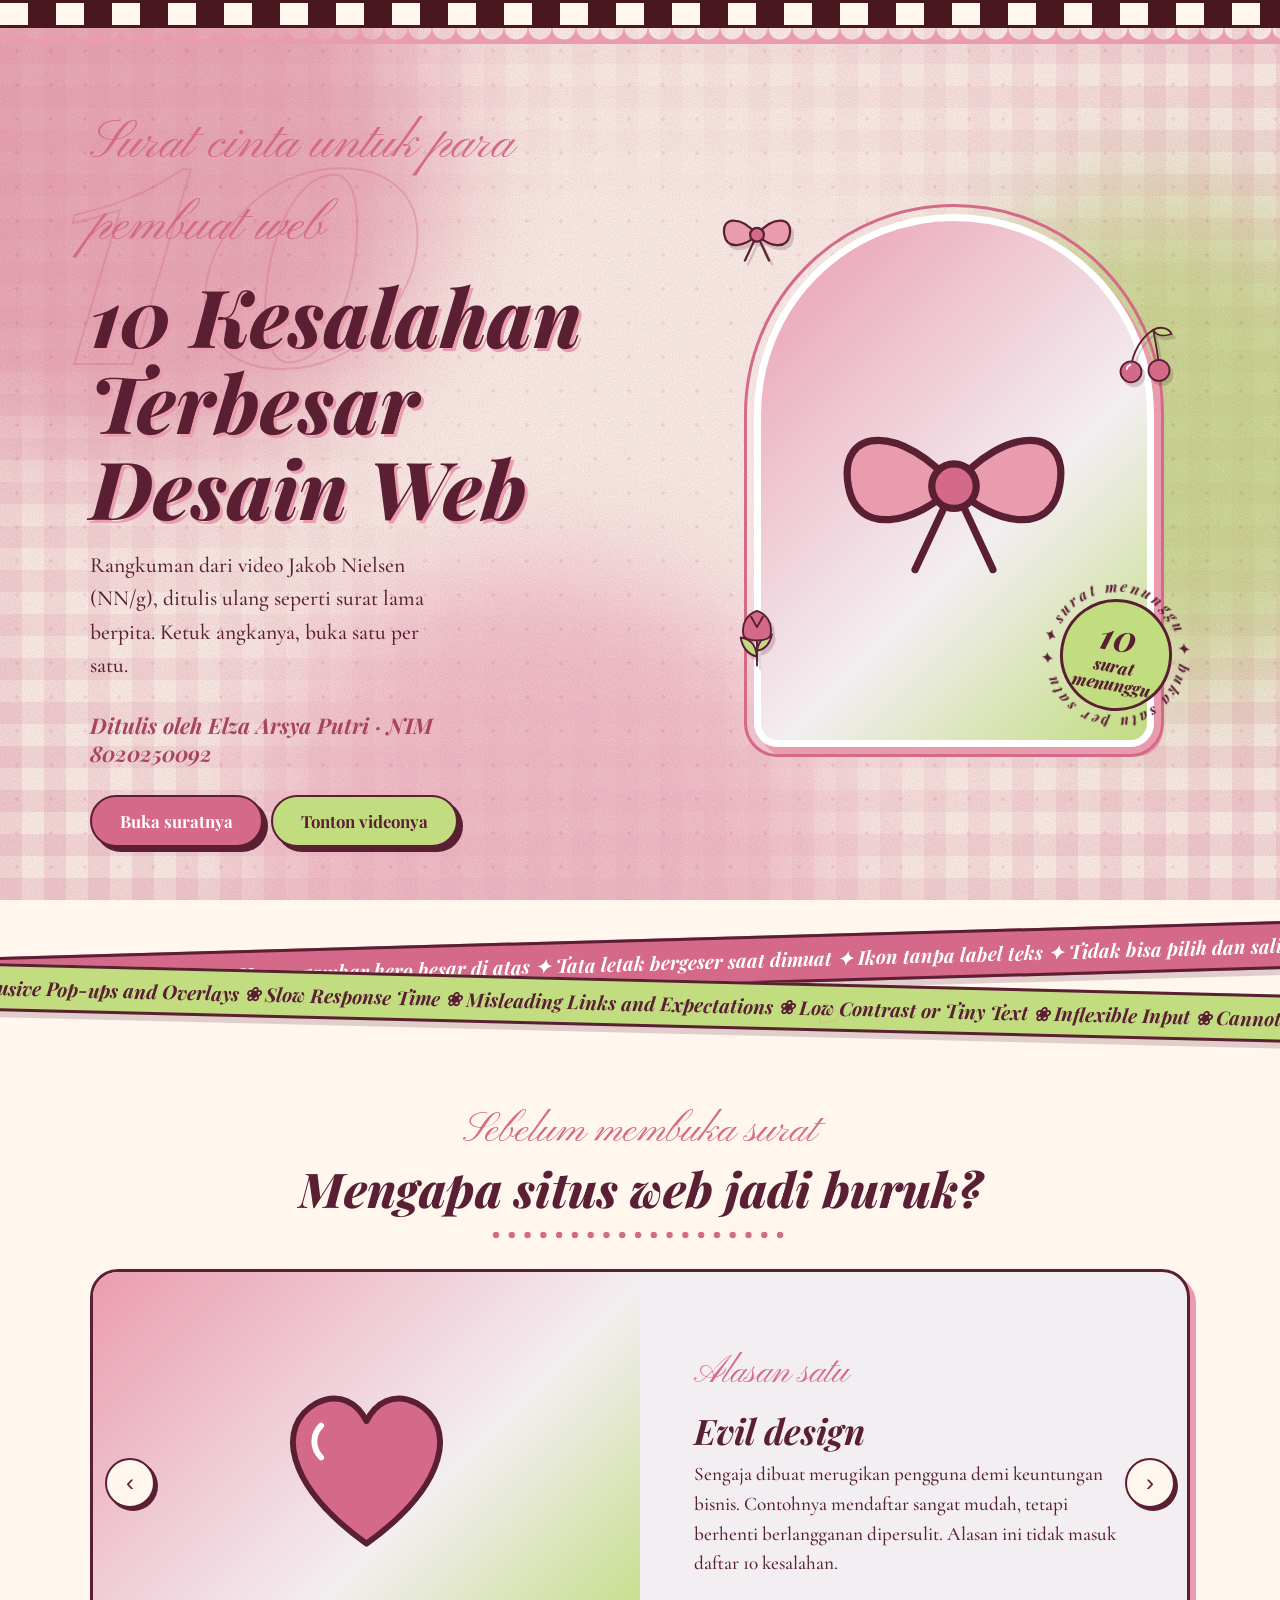
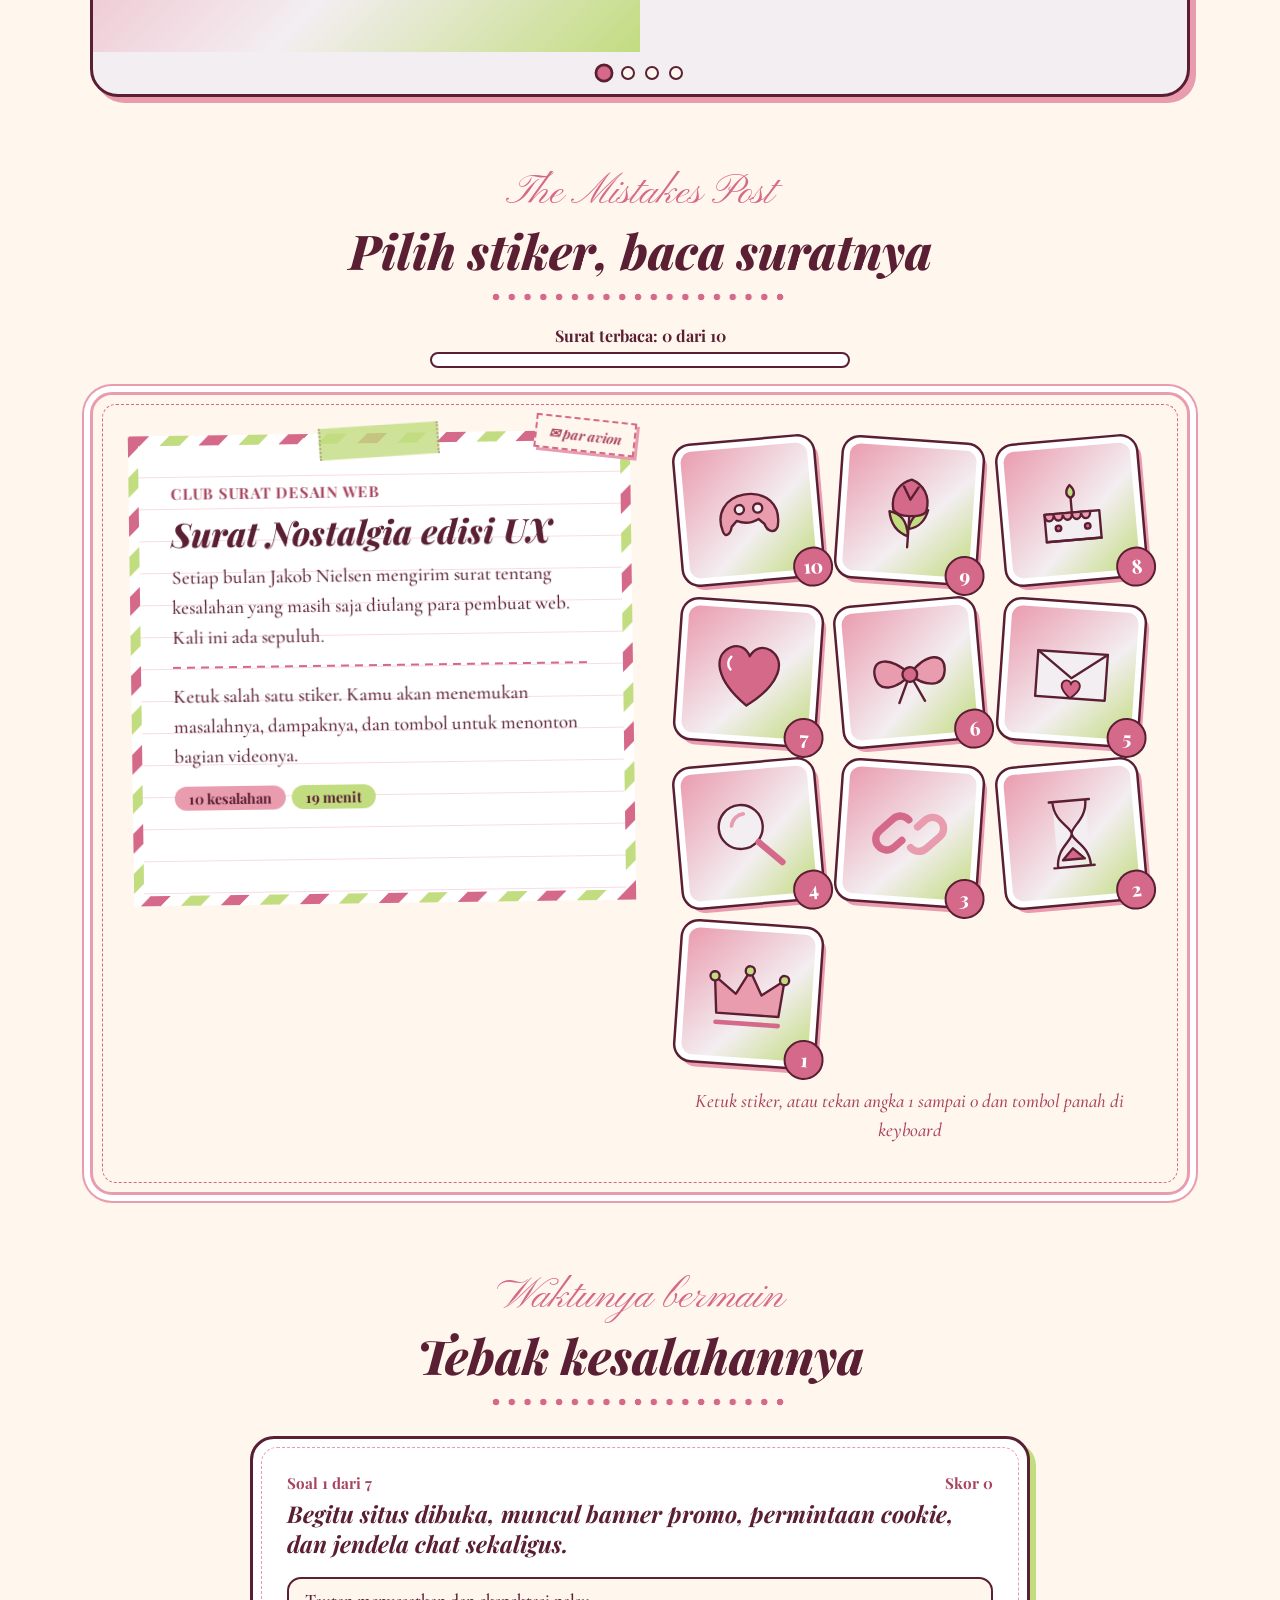
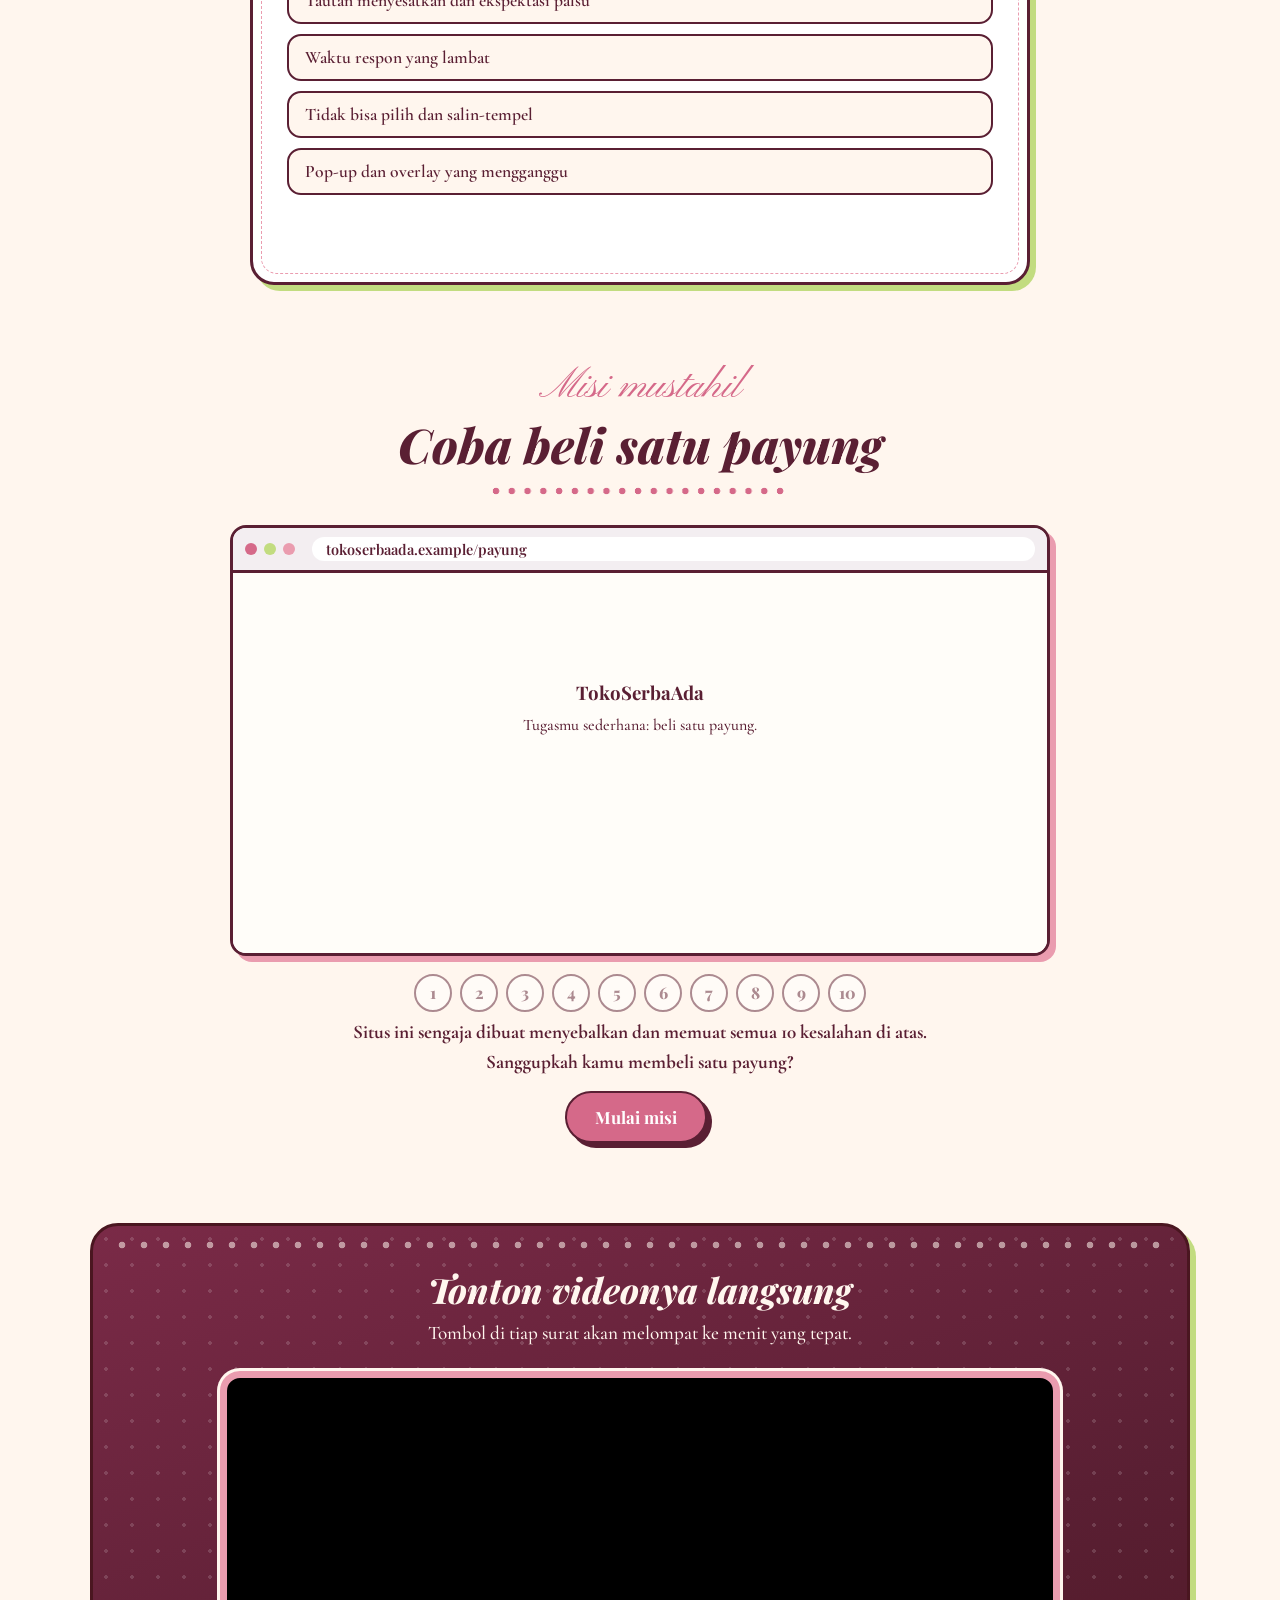
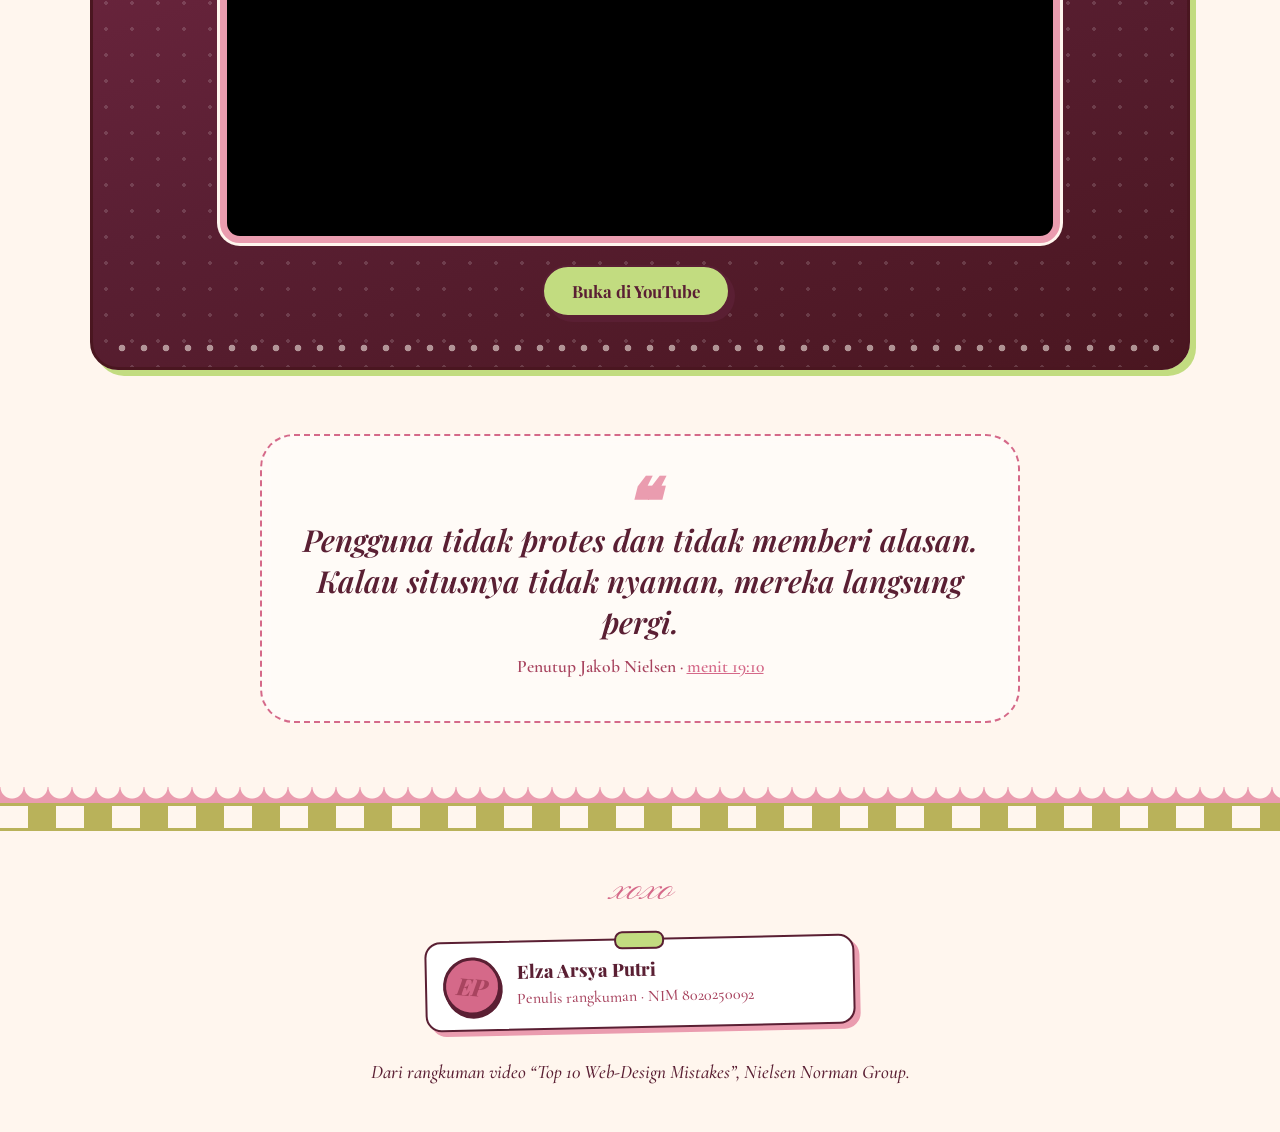
<file: The Nostalgia Post · 10 Kesalahan Desain Web.html>
<!DOCTYPE html>
<html lang="id">
<head>
<meta charset="utf-8">
<meta name="viewport" content="width=device-width, initial-scale=1, viewport-fit=cover">
<title>The Nostalgia Post · 10 Kesalahan Desain Web</title>
<link href="https://fonts.googleapis.com/css2?family=Playfair+Display:ital,wght@0,600;0,800;1,600;1,800&family=Pinyon+Script&family=Cormorant+Garamond:ital,wght@0,500;0,700;1,500&display=swap" rel="stylesheet">
<style>
:root{--sorbet:#C2DC80;--petal:#EA9CAF;--orchid:#D56989;--lilac:#F3EEF1;--cream:#FFF6EE;--wine:#5A1F33;--deep:#A8445F;--choc:#4a1620;
--script:'Pinyon Script',cursive;--serif:'Playfair Display',Georgia,serif;--body:'Cormorant Garamond',Georgia,serif}
*{box-sizing:border-box;margin:0}
html{scroll-behavior:smooth}
body{background:var(--cream);color:var(--wine);font:500 1.2rem/1.55 var(--body);overflow-x:hidden;
background-image:radial-gradient(var(--petal) 1.3px,transparent 1.4px),radial-gradient(var(--sorbet) 1px,transparent 1.1px);background-size:30px 30px;background-position:0 0,15px 15px}
body::before{content:"";position:fixed;inset:0;background:rgba(255,246,238,.86);z-index:-1}
h1,h2,h3{font-family:var(--serif);line-height:1.08}
.script{font-family:var(--script);color:var(--orchid);font-weight:400}
.wrap{max-width:1140px;margin:auto;padding:0 20px}
.check{height:28px;background:repeating-conic-gradient(var(--choc) 0 25%,var(--cream) 0 50%) 0 0/56px 56px;border-block:3px solid var(--choc)}
.check.olive{background:repeating-conic-gradient(#b9b25a 0 25%,var(--cream) 0 50%) 0 0/56px 56px;border-color:#b9b25a}
.scallop{height:16px;background:radial-gradient(circle at 12px 0,transparent 11px,var(--petal) 12px) 0 0/24px 16px repeat-x}
.marq{background:var(--orchid);color:#fff;overflow:hidden;white-space:nowrap;border-block:3px solid var(--wine);font:italic 700 1.2rem var(--serif);padding:8px 0}
.marq div{display:inline-block;animation:mq 32s linear infinite}
@keyframes mq{to{transform:translateX(-50%)}}

/* illustrations */
.pic{position:relative;overflow:hidden;background:linear-gradient(135deg,var(--petal),var(--lilac) 60%,var(--sorbet))}
.pic svg,.pic img{position:absolute;inset:0;width:100%;height:100%}
.pic img{object-fit:cover}
.pic svg{padding:14%}

/* hero */
.hero{display:grid;grid-template-columns:1.1fr .9fr;gap:50px;align-items:center;padding:60px 0 50px;position:relative}
.hero .script{font-size:clamp(2.2rem,5vw,3.3rem);display:block}
.hero h1{font-size:clamp(2.6rem,6.4vw,5rem);font-style:italic;font-weight:800;margin:4px 0;}
.hero p{max-width:36ch;margin:18px 0 28px;font-size:1.35rem}
.btn{display:inline-block;background:var(--orchid);color:#fff;font:700 1.05rem var(--serif);padding:13px 28px;border-radius:40px;border:2.5px solid var(--wine);text-decoration:none;cursor:pointer;box-shadow:5px 5px 0 var(--wine);transition:.15s;margin:0 8px 10px 0}
.btn:hover{transform:translate(3px,3px);box-shadow:2px 2px 0 var(--wine)}
.btn.alt{background:var(--sorbet);color:var(--wine)}
.aw{position:relative;justify-self:center;width:min(100%,400px)}
.arch{aspect-ratio:3/4;border-radius:220px 220px 26px 26px;border:7px solid #fff;outline:3px solid var(--orchid);outline-offset:7px;box-shadow:8px 9px 0 var(--petal)}
.fl{position:absolute;width:86px;animation:bob 5s ease-in-out infinite;filter:drop-shadow(3px 4px 0 rgba(90,31,51,.2));z-index:3}
@keyframes bob{50%{transform:translateY(-6px) rotate(3deg)}}
.badge{position:absolute;right:-18px;bottom:36px;z-index:4;width:112px;height:112px;border-radius:50%;background:var(--sorbet);border:3px solid var(--wine);display:grid;place-items:center;text-align:center;font:italic 800 1.05rem/1.1 var(--serif);transform:rotate(10deg)}
@keyframes spin{to{transform:rotate(372deg)}}
.badge b{font-size:2.3rem;display:block}

.sec-title{text-align:center;margin:64px 0 28px}
.sec-title .script{font-size:2.6rem;display:block}
.sec-title h2{font-size:clamp(1.9rem,4.4vw,3rem);font-style:italic;font-weight:800}

/* carousel */
.car{position:relative;background:var(--lilac);border:3px solid var(--wine);border-radius:28px;box-shadow:6px 6px 0 var(--petal);overflow:hidden}
.track{display:flex;transition:transform .8s cubic-bezier(.7,0,.2,1)}
.slide{min-width:100%;display:grid;grid-template-columns:1fr 1fr;min-height:380px}
.slide .pic{min-height:260px}
.slide .tx{padding:40px 54px;display:flex;flex-direction:column;justify-content:center;gap:10px}
.slide .script{font-size:2.3rem}.slide h3{font-size:2.2rem;font-style:italic}
.cbtn{position:absolute;top:50%;transform:translateY(-50%);width:50px;height:50px;border-radius:50%;border:2.5px solid var(--wine);background:var(--cream);color:var(--wine);font-size:1.5rem;cursor:pointer;z-index:4;box-shadow:3px 3px 0 var(--wine)}
.cbtn:hover{background:var(--sorbet)}.prev{left:12px}.next{right:12px}
.dots{display:flex;gap:10px;justify-content:center;padding:14px}
.dots button{width:14px;height:14px;border-radius:50%;border:2px solid var(--wine);background:var(--cream);cursor:pointer;padding:0}
.dots button.on{background:var(--orchid);transform:scale(1.35)}

/* post */
.prog{max-width:420px;margin:-6px auto 24px;text-align:center;font:700 1rem var(--serif)}
.bar{height:16px;border:2.5px solid var(--wine);border-radius:20px;background:#fff;margin-top:6px;overflow:hidden}
.bar i{display:block;height:100%;width:0;background:repeating-linear-gradient(45deg,var(--orchid) 0 10px,var(--petal) 10px 20px);transition:width .5s}
.post{display:grid;grid-template-columns:1.05fr 1fr;gap:38px;align-items:start;background:var(--cream);border:3px solid var(--petal);border-radius:22px;padding:38px;position:relative;box-shadow:0 0 0 6px #fff,0 0 0 8px var(--petal)}
.post::before{content:"";position:absolute;inset:9px;border:1.5px dashed var(--orchid);border-radius:14px;pointer-events:none}
.letter{background:#fff repeating-linear-gradient(transparent 0 31px,rgba(234,156,175,.35) 31px 32px);border:7px solid var(--petal);padding:34px 32px 30px;position:relative;min-height:470px;transform:rotate(-.8deg)}
.tape{position:absolute;top:-18px;left:50%;width:120px;height:32px;background:rgba(194,220,128,.8);transform:translateX(-50%) rotate(-3deg);border-inline:2px dotted rgba(90,31,51,.3)}
.letter small{font:700 .95rem var(--serif);color:var(--deep);letter-spacing:.05em}
.letter h3{font-size:2.1rem;font-style:italic;margin:6px 0 12px;font-weight:800}
.letter p{margin-bottom:12px}
.tag{display:inline-block;background:var(--petal);padding:2px 14px;border-radius:20px;font:700 .9rem var(--serif);margin:0 6px 10px 0}
.tag.g{background:var(--sorbet)}
.lh{display:flex;gap:18px;align-items:center;margin-bottom:10px}.lh h3{margin:2px 0 0}.seal{flex:none;width:68px;height:68px;border-radius:50%;background:var(--orchid);border:3px solid var(--wine);color:#fff;font:italic 800 2rem/62px var(--serif);text-align:center;box-shadow:2px 3px 0 var(--wine);transform:rotate(6deg)}
.fade{animation:pop .55s cubic-bezier(.2,1.4,.4,1)}
@keyframes pop{from{opacity:0;transform:translateY(14px) rotate(-2deg) scale(.97)}}
.rule{height:2px;background:repeating-linear-gradient(90deg,var(--orchid) 0 8px,transparent 8px 14px);margin:14px 0}
.stickers{display:grid;grid-template-columns:repeat(auto-fit,minmax(118px,1fr));gap:22px;padding:8px}
.st{position:relative;aspect-ratio:1;border:0;background:#fff;padding:6px;box-shadow:0 0 0 2.5px var(--wine),5px 6px 0 var(--petal);cursor:pointer;transition:transform .25s;border-radius:16px}
.st:nth-child(odd){transform:rotate(-5deg)}.st:nth-child(even){transform:rotate(4deg)}
.st:hover,.st:focus-visible{transform:rotate(0) scale(1.12);z-index:3;outline:3px solid var(--sorbet)}
.st .pic{width:100%;height:100%;border-radius:11px}
.st b{position:absolute;right:-10px;bottom:-12px;min-width:40px;height:40px;border-radius:50%;background:var(--orchid);color:#fff;border:2.5px solid var(--wine);font:800 1.2rem/35px var(--serif);text-align:center;z-index:2}
.st.on{box-shadow:0 0 0 4px var(--orchid),6px 7px 0 var(--sorbet);transform:rotate(0) scale(1.1)}
.st.rd b{background:var(--sorbet);color:var(--wine)}
.st.rd::after{content:"♡";position:absolute;left:-8px;top:-12px;font-size:1.6rem;color:var(--orchid);z-index:2}
.hint{grid-column:1/-1;text-align:center;font-style:italic;color:var(--deep)}

/* video */
.vid{background:var(--wine);color:var(--cream);border-radius:28px;padding:40px;border:3px solid var(--choc);box-shadow:6px 6px 0 var(--sorbet);text-align:center;position:relative}
.vid h2{font:italic 800 2.2rem var(--serif);margin-bottom:6px}
.frame{aspect-ratio:16/9;max-width:840px;margin:22px auto;border:7px solid var(--petal);border-radius:20px;overflow:hidden;background:#000;box-shadow:0 0 0 3px var(--cream)}
.frame iframe{width:100%;height:100%;border:0}
.quote{margin:64px auto;max-width:760px;text-align:center;font:italic 600 1.9rem/1.35 var(--serif);position:relative}
.quote::before{content:"❝";display:block;font-size:4rem;color:var(--petal);line-height:.6}
.quote cite{display:block;margin-top:14px;font:600 1.1rem var(--body);color:var(--deep)}
footer{text-align:center;padding:30px 20px 44px;font-style:italic}
.fx{position:fixed;pointer-events:none;z-index:99;animation:up 1.1s ease-out forwards;font-size:1.4rem}
@keyframes up{to{transform:translate(var(--dx),-90px) rotate(40deg);opacity:0}}
.petal{position:fixed;top:-40px;pointer-events:none;z-index:50;animation:fall linear forwards}
@keyframes fall{to{transform:translate(80px,115vh) rotate(400deg);opacity:.3}}

.acts{margin-top:6px}
.nav{display:flex;justify-content:space-between;gap:10px;margin-top:6px;border-top:2px dotted var(--petal);padding-top:10px}
.nav button{background:none;border:0;font:700 1rem var(--serif);color:var(--deep);cursor:pointer;padding:4px 2px}
.nav button:hover{color:var(--wine);text-decoration:underline}
.demo{background:var(--lilac);border:2px dashed var(--orchid);border-radius:14px;padding:14px 16px;margin:6px 0 14px}
.demo p{margin:0 0 10px}
.demo .lo{color:#d3cace;font-size:11px;background:#fff;padding:8px;border-radius:8px}
.demo.fix .lo{color:var(--wine);font-size:19px;font-weight:700}
.ic{display:flex;gap:18px;margin-bottom:10px}
.ic span{display:flex;flex-direction:column;align-items:center;width:62px}
.ic svg{width:44px;height:44px}
.ic small{display:none;font:700 .8rem var(--serif);color:var(--wine)}
.demo.fix .ic small{display:block}
.demo .btn{padding:7px 18px;font-size:.9rem;box-shadow:3px 3px 0 var(--wine);margin:0}
.quiz{background:#fff;border:3px solid var(--wine);border-radius:24px;padding:34px;max-width:780px;margin:auto;box-shadow:6px 6px 0 var(--sorbet);position:relative}
.quiz::before{content:"";position:absolute;inset:8px;border:1.5px dashed var(--petal);border-radius:16px;pointer-events:none}
.quiz .q{font:700 1.45rem/1.3 var(--serif);font-style:italic;margin:6px 0 18px}
.quiz .meta{display:flex;justify-content:space-between;font:700 .95rem var(--serif);color:var(--deep)}
.opts{display:grid;gap:10px}
.opts button{text-align:left;background:var(--cream);border:2px solid var(--wine);border-radius:14px;padding:11px 16px;font:600 1.1rem var(--body);color:var(--wine);cursor:pointer;transition:.15s}
.opts button:hover:not(:disabled){background:var(--lilac);transform:translateX(4px)}
.opts button.ok{background:var(--sorbet)}.opts button.no{background:var(--petal)}
.fb{min-height:1.6em;margin:14px 0 8px;font-weight:700}
.end{text-align:center;padding:10px 0}.end h3{font:italic 800 2.2rem var(--serif)}
@media(max-width:820px){.seal{width:56px;height:56px;line-height:50px;font-size:1.7rem}.hero,.post,.slide{grid-template-columns:1fr}.slide .tx{padding:26px}.post{padding:22px 14px}.letter{padding:26px 18px}.vid{padding:24px 14px}.badge{right:-6px;width:92px;height:92px}}
@media(prefers-reduced-motion:reduce){*{animation:none!important;transition:none!important}}

/* ===== v4 ===== */
.win{max-width:820px;margin:auto;border:3px solid var(--wine);border-radius:16px;overflow:hidden;background:#fff;box-shadow:6px 6px 0 var(--petal)}
.wbar{display:flex;gap:7px;align-items:center;background:var(--lilac);padding:9px 12px;border-bottom:3px solid var(--wine)}
.wbar i{width:12px;height:12px;border-radius:50%;background:var(--orchid)}.wbar i:nth-child(2){background:var(--sorbet)}.wbar i:nth-child(3){background:var(--petal)}
.wbar span{margin-left:10px;flex:1;background:#fff;border-radius:20px;padding:2px 14px;font:600 .9rem var(--serif);overflow:hidden;white-space:nowrap;text-overflow:ellipsis}
.wbw{position:relative}
.wbody{height:380px;overflow:auto;font:500 1rem var(--body);background:#fffdf9}
#hov{position:absolute;inset:0;pointer-events:none;z-index:5}
.ov{position:absolute;pointer-events:auto;background:#fff;border:2.5px solid var(--wine);border-radius:12px;padding:14px 18px;box-shadow:4px 4px 0 var(--wine);max-width:290px}
.ov .x{position:absolute;right:3px;top:0;font-size:9px;cursor:pointer;color:#999;border:0;background:none;padding:0}
.chips{display:flex;flex-wrap:wrap;gap:8px;justify-content:center;margin:18px 0 6px}
.chips b{width:38px;height:38px;border-radius:50%;border:2.5px solid var(--wine);display:grid;place-items:center;font:800 1rem var(--serif);background:#fff;opacity:.5;transition:.3s}
.chips b.on{background:var(--orchid);color:#fff;opacity:1;transform:scale(1.15) rotate(-6deg)}
#hm{text-align:center;font-weight:700;min-height:3.4em;max-width:640px;margin:0 auto 8px}
.hero9{display:grid;place-items:center;text-align:center;background:linear-gradient(135deg,var(--petal),var(--lilac) 60%,var(--sorbet));padding:20px}
.hero9 h4{font:italic 800 clamp(2rem,6vw,3.4rem)/1.1 var(--serif)}
.hn{display:flex;justify-content:space-between;align-items:center;padding:10px 14px;border-bottom:2px solid var(--lilac)}.hn b{font:800 1.1rem var(--serif)}.hn span{font-size:1.8rem;cursor:pointer}
.pd{padding:18px;display:grid;gap:12px}
.pr{font-size:10px;color:#e4dde0}
.ic3{display:flex;gap:22px;justify-content:center;padding:10px}.ic3 button{background:none;border:2px dashed var(--orchid);border-radius:14px;padding:6px;cursor:pointer}.ic3 svg{width:54px;height:54px;display:block}
.nosel{user-select:none;-webkit-user-select:none}
.ad{background:linear-gradient(90deg,#ffe36e,#ff9ec0);padding:26px;text-align:center;font:800 1.3rem var(--serif);cursor:pointer}
.spin{width:54px;height:54px;border:6px solid var(--petal);border-top-color:var(--orchid);border-radius:50%;animation:rot 1s linear infinite;margin:auto}
.by{font:italic 700 1.05rem var(--serif);color:var(--deep);margin:-10px 0 22px}
.idc{display:flex;align-items:center;gap:16px;max-width:430px;margin:18px auto 0;padding:14px 22px 14px 16px;background:#fff;border:2.5px solid var(--wine);border-radius:16px;box-shadow:5px 5px 0 var(--petal);text-align:left;font-style:normal;transform:rotate(-1.2deg);position:relative}
.idc::before{content:"";position:absolute;left:50%;top:-9px;width:46px;height:14px;background:var(--sorbet);border:2px solid var(--wine);border-radius:8px;transform:translateX(-50%)}
.idc .seal{width:58px;height:58px;line-height:52px;font-size:1.5rem}
.idc b{display:block;font:800 1.15rem var(--serif);color:var(--wine)}
.idc span{font-size:1rem;color:var(--deep)}
.audit,.certc{max-width:780px;margin:auto;background:#fff;border:3px solid var(--wine);border-radius:24px;padding:30px;box-shadow:6px 6px 0 var(--petal)}
.aul{display:grid;grid-template-columns:1fr 1fr;gap:10px;margin:14px 0}
.aul button{display:flex;gap:10px;align-items:center;text-align:left;background:var(--cream);border:2px solid var(--wine);border-radius:14px;padding:9px 12px;font:600 1.02rem var(--body);color:var(--wine);cursor:pointer}
.aul button i{flex:none;width:22px;height:22px;border:2px solid var(--wine);border-radius:7px;background:#fff;display:grid;place-items:center;font-style:normal;font-size:.9rem;line-height:1}
.aul button[aria-pressed=true]{background:var(--petal)}
.aul button[aria-pressed=true] i{background:var(--orchid);color:#fff}
.aul button[aria-pressed=true] i::after{content:"✓"}
.mt{height:18px;border:2.5px solid var(--wine);border-radius:20px;background:#fff;overflow:hidden}
.mt i{display:block;height:100%;width:0;background:repeating-linear-gradient(45deg,var(--orchid) 0 10px,var(--petal) 10px 20px);transition:width .5s}
#av{font-weight:700;margin-top:10px;min-height:3.2em}
.certc{text-align:center;border-style:double;border-width:7px;border-color:var(--orchid);background:var(--cream)}
.certc input{font:600 1.2rem var(--body);color:var(--wine);text-align:center;border:0;border-bottom:2.5px dashed var(--orchid);background:transparent;padding:6px;width:min(100%,360px);margin:10px 0 16px}
.certc h3{font:italic 800 2rem var(--serif)}
.certc .nm{font:400 clamp(2.2rem,7vw,3.4rem) var(--script);color:var(--orchid);min-height:1.3em}
@media(max-width:820px){.aul{grid-template-columns:1fr}.audit,.certc{padding:22px 14px}}
/* ===== v3 ===== */
:root{color-scheme:light;box-sizing:border-box;padding-top:env(safe-area-inset-top,0px);padding-bottom:env(safe-area-inset-bottom,0px)}
html{scroll-padding-top:env(safe-area-inset-top,0px)}
body{background-image:none}body::before{display:none}
.bg{position:fixed;inset:0;z-index:-1;overflow:hidden;background:var(--cream)}
.bg i{position:absolute;border-radius:50%;filter:blur(60px);opacity:.75;animation:drift 20s ease-in-out infinite alternate}
.bg i:nth-child(1){width:46vw;height:46vw;left:-12vw;top:-10vw;background:var(--petal)}
.bg i:nth-child(2){width:38vw;height:38vw;right:-10vw;top:22vh;background:var(--sorbet);animation-delay:-7s}
.bg i:nth-child(3){width:44vw;height:44vw;left:20vw;bottom:-18vw;background:#f4b6c6;animation-delay:-13s}
@keyframes drift{to{transform:translate(7vw,5vh) scale(1.18)}}
.bg::before{content:"";position:absolute;inset:0;background:repeating-linear-gradient(0deg,rgba(213,105,137,.14) 0 22px,transparent 22px 44px),repeating-linear-gradient(90deg,rgba(213,105,137,.14) 0 22px,transparent 22px 44px);-webkit-mask-image:radial-gradient(ellipse 60% 70% at 50% 45%,transparent 30%,#000 100%);mask-image:radial-gradient(ellipse 60% 70% at 50% 45%,transparent 30%,#000 100%)}
.bg::after{content:"";position:absolute;inset:0;background:url("data:image/svg+xml;utf8,<svg xmlns='http://www.w3.org/2000/svg' width='160' height='160'><filter id='n'><feTurbulence type='fractalNoise' baseFrequency='.8' numOctaves='2' stitchTiles='stitch'/><feColorMatrix values='0 0 0 0 .35 0 0 0 0 .12 0 0 0 0 .2 0 0 0 .55 0'/></filter><rect width='100%25' height='100%25' filter='url(%23n)'/></svg>") 0 0/160px,radial-gradient(rgba(213,105,137,.4) 1.6px,transparent 2px) 0 0/34px 34px;opacity:.45;mix-blend-mode:multiply}

.hero::before{content:"10";position:absolute;left:-3%;top:-2%;font:italic 800 clamp(11rem,30vw,23rem)/1 var(--serif);color:transparent;-webkit-text-stroke:2px rgba(213,105,137,.35);z-index:-1;pointer-events:none}
.hero h1{text-shadow:3px 3px 0 var(--petal)}
.arch{transition:transform .25s ease-out}
.ring{position:absolute;inset:-26px;width:calc(100% + 52px);height:calc(100% + 52px);animation:rot 16s linear infinite;overflow:visible}
.ring text{font:italic 700 11px var(--serif);fill:var(--wine)}
@keyframes rot{to{transform:rotate(360deg)}}

.ribbons{margin:6px calc(50% - 50vw) 0;padding:26px 0 8px;position:relative;z-index:2}
.ribbons .marq{transform:rotate(-1.6deg);margin:0 -3vw;box-shadow:0 6px 0 rgba(90,31,51,.18)}
.ribbons .marq.olive{background:var(--sorbet);color:var(--wine);transform:rotate(1.4deg);margin-top:-8px}
.ribbons .marq.olive div{animation-direction:reverse}

.sec-title h2::after{content:"";display:block;height:12px;width:min(300px,70%);margin:14px auto 0;background:radial-gradient(circle at 6px 6px,var(--orchid) 3px,transparent 3.6px) 0 0/16px 12px;background-repeat:round no-repeat}

.letter{border:10px solid transparent;border-image:repeating-linear-gradient(-45deg,var(--orchid) 0 14px,#fff 14px 28px,var(--sorbet) 28px 42px,#fff 42px 56px) 10}
.letter::after{content:"✉ par avion";position:absolute;right:-16px;top:-22px;z-index:2;background:var(--cream);border:2px dashed var(--orchid);color:var(--deep);font:italic 700 .85rem var(--serif);padding:6px 12px;transform:rotate(7deg);box-shadow:3px 3px 0 var(--petal)}
@keyframes pop{from{opacity:0;transform:perspective(900px) rotateX(-60deg) translateY(24px);transform-origin:50% 0}}

.vid{background:radial-gradient(rgba(243,238,241,.16) 1.6px,transparent 2px) 0 0/26px 26px,linear-gradient(160deg,#7a2a47,var(--wine) 55%,var(--choc))}
.vid::before,.vid::after{content:"";position:absolute;left:22px;right:22px;height:10px;background:radial-gradient(circle at 7px 5px,var(--cream) 0 3.2px,transparent 3.6px) 0 0/22px 10px repeat-x;opacity:.55}
.vid::before{top:14px}.vid::after{bottom:14px}
.quote{padding:44px 34px;background:rgba(255,255,255,.55);-webkit-backdrop-filter:blur(6px);backdrop-filter:blur(6px);border:2.5px dashed var(--orchid);border-radius:34px}
</style>
</head>
<body>
<div class="bg" aria-hidden="true"><i></i><i></i><i></i></div>
<div class="check"></div>
<div class="scallop"></div>

<div class="wrap">
<header class="hero">
  <div>
    <span class="script">Surat cinta untuk para pembuat web</span>
    <h1>10 Kesalahan Terbesar Desain Web</h1>
    <p>Rangkuman dari video Jakob Nielsen (NN/g), ditulis ulang seperti surat lama berpita. Ketuk angkanya, buka satu per satu.</p>
    <p class="by">Ditulis oleh Elza Arsya Putri · NIM 8020250092</p><a class="btn" href="#post">Buka suratnya</a><a class="btn alt" href="#video">Tonton videonya</a>
  </div>
  <div class="aw">
    <div class="pic arch" id="heroPic"></div>
    <div class="fl" style="left:-40px;top:-24px" data-i="bow"></div>
    <div class="fl" style="right:-26px;top:20%;animation-delay:1s;width:70px" data-i="cherry"></div>
    <div class="fl" style="left:-34px;bottom:12%;animation-delay:2s;width:74px" data-i="tulip"></div>
    <div class="badge"><svg class="ring" viewBox="0 0 120 120" aria-hidden="true"><defs><path id="rp" d="M60 60m-48 0a48 48 0 1 1 96 0a48 48 0 1 1-96 0"/></defs><text><textPath href="#rp" textLength="294">✦ surat menunggu ✦ buka satu per satu ✦ </textPath></text></svg><div><b>10</b>surat<br>menunggu</div></div>
  </div>
</header>
<div class="ribbons" aria-hidden="true"><div class="marq"><div id="mq1"></div></div><div class="marq olive"><div id="mq2"></div></div></div>

<section>
  <div class="sec-title"><span class="script">Sebelum membuka surat</span><h2>Mengapa situs web jadi buruk?</h2></div>
  <div class="car" id="car"><div class="track" id="track"></div>
    <button class="cbtn prev" aria-label="Sebelumnya">‹</button><button class="cbtn next" aria-label="Berikutnya">›</button>
    <div class="dots" id="dots"></div></div>
</section>

<section id="post">
  <div class="sec-title"><span class="script">The Mistakes Post</span><h2>Pilih stiker, baca suratnya</h2></div>
  <div class="prog"><span id="pt">Surat terbaca: 0 dari 10</span><div class="bar"><i id="pb"></i></div></div>
  <div class="post"><article class="letter" id="letter" aria-live="polite"></article><div class="stickers" id="stickers"></div></div>
</section>

<section id="certs" style="margin-top:70px" hidden>
  <div class="certc"><span class="script" style="font-size:2.2rem">Semua surat sudah terbaca</span><h3>Sertifikat pembaca setia</h3><p>Tulis namamu untuk mencetak sertifikatnya.</p><input id="cn" maxlength="40" placeholder="Namamu" aria-label="Namamu"><div class="nm" id="cnm"></div><p>telah membaca 10 kesalahan terbesar desain web.</p><div class="rule"></div><p><b>Elza Arsya Putri</b><br>Penulis · NIM 8020250092</p></div>
</section>

<section id="kuis" style="margin-top:70px">
  <div class="sec-title"><span class="script">Waktunya bermain</span><h2>Tebak kesalahannya</h2></div>
  <div class="quiz" id="qz"></div>
</section>

<section id="audit" style="margin-top:70px">
  <div class="sec-title"><span class="script">Misi mustahil</span><h2>Coba beli satu payung</h2></div>
  <div class="win"><div class="wbar"><i></i><i></i><i></i><span>tokoserbaada.example/payung</span></div><div class="wbw"><div class="wbody" id="hb"><div class="pd" style="text-align:center;padding-top:110px"><h3>TokoSerbaAda</h3><p>Tugasmu sederhana: beli satu payung.</p></div></div><div id="hov"></div></div></div><div class="chips" id="hc"></div><p id="hm" aria-live="polite">Situs ini sengaja dibuat menyebalkan dan memuat semua 10 kesalahan di atas. Sanggupkah kamu membeli satu payung?</p><div style="text-align:center"><button class="btn" id="hs">Mulai misi</button></div>
</section>

<section id="video" style="margin-top:70px">
  <div class="vid"><h2>Tonton videonya langsung</h2>
    <p>Tombol di tiap surat akan melompat ke menit yang tepat.</p>
    <div class="frame"><iframe id="yt" src="https://www.youtube.com/embed/VGxze7xMYJs" title="Top 10 Web-Design Mistakes" allow="autoplay; encrypted-media; picture-in-picture; fullscreen" allowfullscreen referrerpolicy="strict-origin-when-cross-origin"></iframe></div>
    <a class="btn alt" href="https://www.youtube.com/watch?v=VGxze7xMYJs" target="_blank" rel="noopener">Buka di YouTube</a></div>
</section>

<blockquote class="quote">Pengguna tidak protes dan tidak memberi alasan. Kalau situsnya tidak nyaman, mereka langsung pergi.
  <cite>Penutup Jakob Nielsen · <a href="https://www.youtube.com/watch?v=VGxze7xMYJs&t=1150" target="_blank" rel="noopener" style="color:var(--orchid)">menit 19:10</a></cite></blockquote>
</div>

<div class="scallop"></div><div class="check olive"></div>
<footer><span class="script" style="font-size:2.4rem">xoxo</span><div class="idc"><span class="seal">EP</span><div><b>Elza Arsya Putri</b><span>Penulis rangkuman · NIM 8020250092</span></div></div><br>Dari rangkuman video “Top 10 Web-Design Mistakes”, Nielsen Norman Group.</footer>

<script>
const P='#EA9CAF',O='#D56989',S='#C2DC80',L='#F3EEF1',W='#5A1F33';
const sv=b=>`<svg viewBox="0 0 100 100" fill="none" stroke="${W}" stroke-width="2.6" stroke-linejoin="round" stroke-linecap="round">${b}</svg>`;
const I={
bow:sv(`<path d="M50 52C32 30 8 30 12 52c3 18 24 14 38 0zM50 52c18-22 42-22 38 0-3 18-24 14-38 0z" fill="${P}"/><path d="M50 52L36 82M50 52l14 30" fill="none"/><circle cx="50" cy="52" r="8" fill="${O}"/>`),
cherry:sv(`<path d="M30 70C32 45 45 25 62 14M70 66C68 44 64 28 62 14" /><path d="M62 14c10-6 22-2 26 6-12 4-22 2-26-6z" fill="${S}"/><circle cx="30" cy="74" r="15" fill="${O}"/><circle cx="70" cy="72" r="15" fill="${O}"/><path d="M24 70a7 7 0 0 1 5-6" stroke="#fff"/>`),
tulip:sv(`<path d="M50 90V52" /><path d="M50 78c-14-4-20-14-22-26 12 2 20 8 22 26zM50 70c12-2 18-12 20-22-10 2-18 8-20 22z" fill="${S}"/><path d="M32 50c-4-18 6-30 18-34 12 4 22 16 18 34-6 8-30 8-36 0z" fill="${O}"/><path d="M42 24l8 14 8-14"/>`),
cake:sv(`<path d="M20 52h60v30H20z" fill="${L}"/><path d="M20 52c0 10 10 10 10 0 0 10 10 10 10 0 0 10 10 10 10 0 0 10 10 10 10 0 0 10 10 10 10 0z" fill="${P}"/><path d="M20 82h60" /><path d="M50 52V36" /><path d="M50 22c6 6 5 12 0 14-5-2-6-8 0-14z" fill="${S}"/><circle cx="34" cy="68" r="3" fill="${O}"/><circle cx="66" cy="68" r="3" fill="${O}"/>`),
phone:sv(`<path d="M20 70c-6-20 6-36 26-38 24-2 40 14 34 38-4 8-12 4-14-4l-6-6c-8 4-16 4-24 0l-6 6c-2 8-8 12-10 4z" fill="${P}"/><circle cx="40" cy="48" r="5" fill="${L}"/><circle cx="60" cy="48" r="5" fill="${L}"/>`),
heart:sv(`<path d="M50 86C14 60 10 34 28 24c10-5 18 0 22 8 4-8 12-13 22-8 18 10 14 36-22 62z" fill="${O}"/><path d="M30 34c-4 4-4 10 0 14" stroke="#fff"/>`),
rose:sv(`<circle cx="50" cy="42" r="26" fill="${O}"/><path d="M50 42c-8-4-12 4-6 8 8 4 14-4 8-12-8-6-20 2-16 14 4 12 22 10 26-2" fill="none"/><path d="M50 68v22M50 80c-10-8-18-6-22-2 8 6 16 6 22 2z" fill="${S}"/>`),
lens:sv(`<circle cx="42" cy="42" r="24" fill="${L}"/><path d="M60 60l24 24" stroke-width="7" stroke="${O}"/><path d="M32 40c2-8 8-12 14-12" stroke="${P}" stroke-width="4"/>`),
link:sv(`<path d="M42 58l-8 8a12 12 0 0 1-17-17l14-14a12 12 0 0 1 17 0" fill="none" stroke="${O}" stroke-width="8"/><path d="M58 42l8-8a12 12 0 0 1 17 17L69 65a12 12 0 0 1-17 0" fill="none" stroke="${P}" stroke-width="8"/>`),
hour:sv(`<path d="M28 14h44M28 86h44M32 14c0 22 18 28 18 36S32 64 32 86M68 14c0 22-18 28-18 36s18 14 18 36" fill="${L}"/><path d="M38 78h24l-12-12z" fill="${O}"/>`),
crown:sv(`<path d="M16 72l-4-40 24 18 14-26 14 26 24-18-4 40z" fill="${P}"/><circle cx="12" cy="32" r="5" fill="${S}"/><circle cx="50" cy="24" r="5" fill="${S}"/><circle cx="88" cy="32" r="5" fill="${S}"/><path d="M16 82h68" stroke-width="5" stroke="${O}"/>`),
mail:sv(`<path d="M12 28h76v50H12z" fill="${L}"/><path d="M12 28l38 28 38-28" fill="none"/><path d="M50 78c-10-8-12-14-8-18 4-3 8 0 8 3 0-3 4-6 8-3 4 4 2 10-8 18z" fill="${O}" stroke-width="2"/>`)
};
const U=id=>`https://images.unsplash.com/photo-${id}?auto=format&fit=crop&w=700&q=70`;
const pic=(ill,id,cls='')=>`<div class="pic ${cls}">${I[ill]}${id?`<img alt="" loading="lazy" referrerpolicy="no-referrer" src="${U(id)}" onerror="this.remove()">`:''}</div>`;
document.querySelectorAll('[data-i]').forEach(e=>e.innerHTML=I[e.dataset.i]);
document.getElementById('heroPic').outerHTML=pic('bow','1490750967868-88aa4486c946','arch').replace('class="pic arch"','class="pic arch" id="heroPic"');

/* carousel */
const R=[
["Alasan satu","Evil design","Sengaja dibuat merugikan pengguna demi keuntungan bisnis. Contohnya mendaftar sangat mudah, tetapi berhenti berlangganan dipersulit. Alasan ini tidak masuk daftar 10 kesalahan.","heart","1518895949257-7621c3c786d7"],
["Alasan dua","Stupid design","Pembuat situs tidak tahu bahwa desainnya buruk. Cara paling ampuh untuk mengetahuinya adalah mengamati pengguna sungguhan memakai situsnya.","rose","1487530811176-3780de880c2d"],
["Alasan tiga","Lazy design","Pembuat situs tahu desainnya buruk, tetapi terlalu malas memperbaikinya. Banyak kesalahan di daftar ini adalah kesalahan klasik yang terus diulang.","hour","1496062031456-07b8f162a322"],
["Akar masalahnya","Arogansi pembuat situs","Semua kesalahan berakar pada satu sikap: menganggap pengguna tidak penting dan harus menerima web sesuai keinginan pembuatnya.","crown","1522337360788-8b13dee7a37e"]];
const tr=document.getElementById('track'),dt=document.getElementById('dots');let ci=0,tm;
R.forEach((r,k)=>{tr.insertAdjacentHTML('beforeend',`<div class="slide">${pic(r[3],r[4])}<div class="tx"><span class="script">${r[0]}</span><h3>${r[1]}</h3><p>${r[2]}</p></div></div>`);
 const b=document.createElement('button');b.setAttribute('aria-label','Slide '+(k+1));b.onclick=()=>go(k,1);dt.appendChild(b)});
function go(k,u){ci=(k+R.length)%R.length;tr.style.transform=`translateX(-${ci*100}%)`;[...dt.children].forEach((d,j)=>d.classList.toggle('on',j==ci));if(u)rs()}
function rs(){clearInterval(tm);tm=setInterval(()=>go(ci+1),5500)}
document.querySelector('.prev').onclick=()=>go(ci-1,1);document.querySelector('.next').onclick=()=>go(ci+1,1);
let sx=0;const car=document.getElementById('car');
car.addEventListener('touchstart',e=>sx=e.touches[0].clientX,{passive:true});
car.addEventListener('touchend',e=>{const d=e.changedTouches[0].clientX-sx;if(Math.abs(d)>50)go(ci+(d<0?1:-1),1)});
go(0);rs();

/* surat */
const M=[
[10,"Desain mobile di layar besar","Mobile Design on Big Screens",214,"phone","1558636508-e0db3814bd1d","Desain untuk ponsel diperbesar begitu saja ke layar desktop.","Contohnya menu hamburger (ikon tiga garis) di desktop. Di ponsel itu wajar karena ruang sempit. Di layar besar, ikon kecil di sudut terpencil jarang dipakai karena prinsip out of sight, out of mind."],
[9,"Hanya gambar hero besar di atas","Hero Image Above the Fold",334,"tulip","1513201099705-a9746e1e201f","Halaman terbuka dan hanya menampilkan satu gambar penuh, mirip splash screen jadul.","Pengguna mengira halaman sudah utuh (illusion of completeness) dan tidak sadar bisa menggulir ke bawah untuk melihat informasi atau pilihan lain."],
[8,"Tata letak bergeser saat dimuat","Layout Shift on Page Load",403,"cake","1464349095431-e9a21285b5f3","Komponen dimuat bertahap dari berbagai layanan cloud, sehingga elemen terus bergeser naik-turun.","Pengguna yang sudah mengarahkan klik ke satu tombol malah menekan hal lain karena halaman bergeser tepat saat mereka mengeklik."],
[7,"Ikon tanpa label teks","Icons Without Labels",519,"heart","1455659817273-f96807779a8a","Ikon kecil ditampilkan tanpa keterangan.","Arti ikon sering ambigu dan berbeda di tiap situs. Pengguna takut mengeklik karena tidak tahu apakah tombol itu mengirim pesan ke ribuan orang atau melakukan pembelian mahal."],
[6,"Tidak bisa pilih dan salin-tempel","Cannot Select and Copy-Paste",594,"bow","1519378058457-4c29a0a2efac","Kesalahan koding, biasanya lewat JavaScript, yang memblokir highlight, cut, copy, dan paste.","Integrasi dasar antar-aplikasi terputus, padahal pengguna mengandalkannya untuk berbagi informasi dengan teman atau rekan kerja, atau membuat daftar perbandingan."],
[5,"Input yang tidak fleksibel","Inflexible Input",682,"mail","1563241527-3004b7be0ffd","Kolom nomor kartu kredit, identitas, kode pos, atau telepon memaksa format tertentu tanpa spasi atau tanda hubung.","Ini mengabaikan prinsip chunking (pengelompokan angka agar mudah dibaca), menyulitkan salin-tempel, dan memicu banyak kesalahan input."],
[4,"Kontras rendah atau teks terlalu kecil","Low Contrast or Tiny Text",778,"lens","1509440159596-0249088772ff","Ukuran huruf terlalu kecil atau warna dengan kontras buruk.","Ini masalah aksesibilitas terbesar di web saat ini. Bukan hanya pengguna lanjut usia, remaja pun harus menyipitkan mata atau memajukan tubuh untuk membaca."],
[3,"Tautan menyesatkan dan ekspektasi palsu","Misleading Links and Expectations",834,"link","1490750967868-88aa4486c946","Tautan atau tombol tidak memberi apa yang dijanjikan.","Dikira artikel ternyata video, atau dikira unduhan dokumen ternyata diminta mengisi formulir. Fungsi dasar hypertext, yaitu menghubungkan pengguna secara transparan, jadi rusak."],
[2,"Waktu respon yang lambat","Slow Response Time",883,"hour","1462275646964-a0e3386b89fa","Halaman lambat dimuat, sering karena terlalu banyak skrip atau komponen pihak ketiga dari berbagai cloud.","Standar kenyamanan web adalah di bawah 1 detik. Lebih dari itu pengguna terganggu, navigasi melambat, dan akhirnya mereka meninggalkan situs (bounce)."],
[1,"Pop-up dan overlay yang mengganggu","Peringkat satu · Intrusive Pop-ups and Overlays",981,"crown","1496062031456-07b8f162a322","Pop-up, banner penawaran, ajakan berlangganan buletin, persetujuan cookie (GDPR), jendela chat otomatis, hingga survei muncul bertubi-tubi begitu situs dibuka.","Semuanya menutupi konten utama. Pengguna terpaksa menutup jendela demi jendela sebelum bisa membaca atau berinteraksi."]];
let cur=-1;
const demo=n=>n==4?`<div class="demo"><p class="lo">Teks seperti ini membuat mata cepat lelah.</p><button class="btn alt" id="dm" data-t="Perbaiki kontrasnya">Perbaiki kontrasnya</button></div>`:n==7?`<div class="demo"><div class="ic"><span>${I.heart}<small>Simpan</small></span><span>${I.bow}<small>Bagikan</small></span><span>${I.link}<small>Salin tautan</small></span></div><p>Tanpa label, mana yang menyimpan dan mana yang membagikan?</p><button class="btn alt" id="dm" data-t="Tambahkan label">Tambahkan label</button></div>`:'';
function openI(i){i=(i+M.length)%M.length;stk.querySelectorAll('.st')[i].scrollIntoView({block:'nearest',behavior:'smooth'});show(M[i],stk.querySelectorAll('.st')[i])}
const stk=document.getElementById('stickers'),lt=document.getElementById('letter'),seen=new Set();
const fm=s=>Math.floor(s/60)+':'+String(s%60).padStart(2,'0');
function intro(){lt.innerHTML=`<span class="tape"></span><div class="fade"><small>CLUB SURAT DESAIN WEB</small><h3>Surat Nostalgia edisi UX</h3><p>Setiap bulan Jakob Nielsen mengirim surat tentang kesalahan yang masih saja diulang para pembuat web. Kali ini ada sepuluh.</p><div class="rule"></div><p>Ketuk salah satu stiker. Kamu akan menemukan masalahnya, dampaknya, dan tombol untuk menonton bagian videonya.</p><span class="tag">10 kesalahan</span><span class="tag g">19 menit</span></div>`}
function show(m,el){
 stk.querySelectorAll('.st').forEach(b=>b.classList.toggle('on',b===el));el.classList.add('rd');seen.add(m[0]);
 document.getElementById('pt').textContent=seen.size==10?'Semua surat sudah kamu baca. Cantik sekali.':`Surat terbaca: ${seen.size} dari 10`;
 document.getElementById('pb').style.width=seen.size*10+'%';if(seen.size==10)unlock();
 lt.innerHTML=`<span class="tape"></span><div class="fade"><div class="lh"><span class="seal">${m[0]}</span><div><small>SURAT NOMOR ${m[0]}</small><h3>${m[1]}</h3></div></div><span class="tag g">${m[2]}</span><div class="rule"></div><p><b>Masalahnya.</b> ${m[6]}</p><p><b>Dampaknya.</b> ${m[7]}</p>${demo(m[0])}<div class="acts"><button class="btn" id="pl">Tonton menit ${fm(m[3])}</button><button class="btn alt" id="cp">Salin surat</button></div><div class="nav"><button id="pv">‹ Surat sebelumnya</button><button id="nx">Surat berikutnya ›</button></div></div>`;
 cur=M.indexOf(m);
 document.getElementById('pv').onclick=()=>openI(cur-1);document.getElementById('nx').onclick=()=>openI(cur+1);
 document.getElementById('cp').onclick=async e=>{const t=`Surat ${m[0]}: ${m[1]}\nMasalahnya: ${m[6]}\nDampaknya: ${m[7]}`;try{await navigator.clipboard.writeText(t);e.target.textContent='Tersalin'}catch(x){e.target.textContent='Gagal menyalin'}setTimeout(()=>e.target.textContent='Salin surat',1600)};
 const dm=document.getElementById('dm');if(dm)dm.onclick=()=>{const d=dm.closest('.demo');d.classList.toggle('fix');dm.textContent=d.classList.contains('fix')?'Lihat versi sebelumnya':dm.dataset.t};
 document.getElementById('pl').onclick=()=>{document.getElementById('yt').src=`https://www.youtube.com/embed/VGxze7xMYJs?start=${m[3]}&autoplay=1`;document.getElementById('video').scrollIntoView({behavior:'smooth',block:'center'})};
 if(innerWidth<820)lt.scrollIntoView({behavior:'smooth',block:'nearest'});
}
M.forEach(m=>{const b=document.createElement('button');b.className='st';b.setAttribute('aria-label','Surat nomor '+m[0]+': '+m[1]);
 b.innerHTML=pic(m[4],m[5])+`<b>${m[0]}</b>`;b.onclick=()=>show(m,b);stk.appendChild(b)});
stk.insertAdjacentHTML('beforeend','<p class="hint">Ketuk stiker, atau tekan angka 1 sampai 0 dan tombol panah di keyboard</p>');intro();
addEventListener('keydown',e=>{if(e.metaKey||e.ctrlKey||e.altKey)return;
 if(e.key==='ArrowRight')openI(cur+1);else if(e.key==='ArrowLeft')openI(cur<0?0:cur-1);
 else if(/^[0-9]$/.test(e.key)){const n=e.key==='0'?10:+e.key;openI(M.findIndex(x=>x[0]===n))}});

/* kuis */
const Q=[["Begitu situs dibuka, muncul banner promo, permintaan cookie, dan jendela chat sekaligus.",1],["Kamu mau menekan tombol Beli, tapi halaman bergeser dan kamu malah membuka iklan.",8],["Ada ikon amplop kecil tanpa tulisan. Kamu ragu, ini kirim pesan atau cuma menyimpan?",7],["Nomor kartu kamu tulis dengan spasi supaya mudah dibaca, tetapi formulir menolaknya.",5],["Teks abu-abu muda berukuran kecil di latar putih. Kamu harus menyipitkan mata.",4],["Kamu klik “Unduh panduan”, ternyata malah diminta mengisi formulir pendaftaran.",3],["Halaman butuh beberapa detik untuk terbuka karena terlalu banyak skrip pihak ketiga.",2]];
const qz=document.getElementById('qz');let qi=0,sc=0;
const shuf=a=>a.map(x=>[Math.random(),x]).sort((a,b)=>a[0]-b[0]).map(x=>x[1]);
const title=n=>M.find(x=>x[0]===n)[1];
function ask(){
 if(qi>=Q.length){const msg=sc>=6?'Kamu sudah paham sekali.':sc>=4?'Hampir sempurna.':'Coba baca suratnya sekali lagi, lalu main lagi.';
  qz.innerHTML=`<div class="end"><span class="script" style="font-size:2.2rem">Selesai</span><h3>Skor kamu ${sc} dari ${Q.length}</h3><p>${msg}</p><button class="btn" id="ag">Main lagi</button></div>`;
  document.getElementById('ag').onclick=()=>{qi=0;sc=0;ask()};return}
 const [t,a]=Q[qi];const o=shuf([a,...shuf(M.map(x=>x[0]).filter(n=>n!==a)).slice(0,3)]);
 qz.innerHTML=`<div class="meta"><span>Soal ${qi+1} dari ${Q.length}</span><span>Skor ${sc}</span></div><p class="q">${t}</p><div class="opts">${o.map(n=>`<button data-n="${n}">${title(n)}</button>`).join('')}</div><p class="fb" id="fb"></p><button class="btn" id="nq" style="display:none">${qi+1<Q.length?'Soal berikutnya':'Lihat skor'}</button>`;
 qz.querySelectorAll('.opts button').forEach(b=>b.onclick=()=>{
  const ok=+b.dataset.n===a;if(ok)sc++;
  qz.querySelectorAll('.opts button').forEach(x=>{x.disabled=true;if(+x.dataset.n===a)x.classList.add('ok')});if(!ok)b.classList.add('no');
  document.getElementById('fb').textContent=(ok?'Benar. ':'Belum tepat. ')+'Ini kesalahan nomor '+a+'.';
  const nq=document.getElementById('nq');nq.style.display='inline-block';nq.onclick=()=>{qi++;ask()}})}
ask();


/* v4 */
function unlock(){document.getElementById('certs').hidden=false}
const cn=document.getElementById('cn');cn.oninput=()=>document.getElementById('cnm').textContent=cn.value.trim();
/* situs neraka */
const hb=document.getElementById('hb'),hc=document.getElementById('hc'),hm=document.getElementById('hm'),hs=document.getElementById('hs'),hov=document.getElementById('hov'),q=id=>document.getElementById(id);
const hit=new Set(),say=t=>{hm.textContent=t};let TM;
[...M].sort((a,b)=>a[0]-b[0]).forEach(m=>hc.insertAdjacentHTML('beforeend',`<b title='${m[1]}'>${m[0]}</b>`));
const H=(n,t)=>{hit.add(n);hc.children[n-1].classList.add('on');if(t)say(t)};
const hn=()=>`<div class='hn'><b>TokoSerbaAda</b><span aria-hidden='true'>☰</span></div>`;
const ov=(t,b,x,y)=>{const d=document.createElement('div');d.className='ov';d.style.cssText=`left:${x}%;top:${y}px`;d.innerHTML=`<button class='x' aria-label='Tutup'>✕</button><p>${t}</p><button class='btn alt' style='padding:6px 16px;margin:8px 0 0;box-shadow:3px 3px 0 var(--wine)'>${b}</button>`;d.querySelector('.x').onclick=()=>{d.remove();if(!hov.children.length)say('Pop-up beres. Sekarang gulir ke bawah, tombolnya tersembunyi di bawah gambar raksasa.')};d.querySelector('.btn').onclick=()=>say('Tombol besar itu tidak menutup apa-apa. Yang bisa menutup hanya tanda ✕ mungil.');hov.appendChild(d)};
function s0(){clearInterval(TM);hov.innerHTML='';hit.clear();[...hc.children].forEach(c=>c.classList.remove('on'));
 hb.innerHTML=hn()+`<div class='hero9' style='height:340px'><div><h4>Selamat datang di TokoSerbaAda</h4><p>Cuma ada satu gambar besar di sini. Mungkin ada isinya di bawah?</p></div></div><div class='pd' id='pp'><h3>Payung Retro</h3><p class='pr'>Rp 89.000</p><div><button class='btn' id='bb'>Beli</button></div></div>`;
 hb.scrollTop=0;H(4);H(9);H(10);H(1);
 ov('Kami memakai cookie 🍪','Setuju semua',4,40);ov('Diskon 10%! Daftar buletin kami','Daftar',30,120);ov('Halo! Butuh bantuan? 💬','Chat',8,215);
 say('Misi: beli satu payung. Mulai dengan menutup pop-up.');
 let sh=0;const bb=q('bb');
 bb.onpointerdown=()=>{if(!sh){sh=1;q('pp').insertAdjacentHTML('afterbegin',`<div class='ad' id='ad'>🎁 Menang iPhone! Klik di sini</div>`);q('ad').onclick=()=>say('Kamu menekan iklan, bukan tombol Beli.');H(8,'Halaman bergeser tepat saat kamu mengeklik, jadi kliknya meleset. Coba sekali lagi.')}else sh=2};
 bb.onclick=()=>{if(sh==2)s2()}}
function s2(){hb.scrollTop=0;hov.innerHTML='';const ic=[I.bow,I.heart,I.mail],R2=shuf([['beli','Beli sekarang'],['hapus','Hapus akun saya'],['kirim','Kirim ke 1000 kontak']]);
 hb.innerHTML=hn()+`<div class='pd'><h3>Lanjut ke pembayaran</h3><p>Pilih ikon yang membeli payungmu:</p><div class='ic3' id='i3'></div></div>`;
 R2.forEach((r,i)=>{const b=document.createElement('button');b.innerHTML=ic[i];b.setAttribute('aria-label','Ikon '+(i+1));b.onclick=()=>{H(7);if(r[0]=='beli')s3();else say('Ikon itu ternyata “'+r[1]+'”. Untung ini cuma simulasi.')};q('i3').appendChild(b)})}
function s3(){hb.innerHTML=hn()+`<div class='pd'><h3>Pembayaran</h3><p>Nomor kartu, 16 digit tanpa spasi</p><p class='nosel'>Contoh: 4111111111111111 (tidak bisa disalin)</p><input id='cc' inputmode='numeric' maxlength='16' placeholder='Nomor kartu' style='font:1.1rem var(--body);padding:8px;border:2px solid var(--wine);border-radius:10px'><a href='#audit' id='kp'>Unduh kupon diskon (PDF)</a><div><button class='btn' id='py'>Bayar</button></div></div>`;
 const cc=q('cc');cc.onpaste=e=>{e.preventDefault();H(6,'Tempel diblokir. Kamu harus mengetik ulang 16 angka.')};
 cc.onkeydown=e=>{if(e.key===' '){e.preventDefault();H(5,'Spasi ditolak. Padahal angka kartu lebih mudah dibaca bila dikelompokkan.')}};
 q('kp').onclick=e=>{e.preventDefault();H(3,'Dikira unduhan PDF, ternyata muncul formulir 12 kolom. Tautannya tidak menepati janji.')};
 q('py').onclick=()=>cc.value.length<16?say('Isi 16 angka dulu.'):s4()}
function s4(){H(2,'Memproses pembayaran. Sabar ya.');hb.innerHTML=hn()+`<div class='pd' style='text-align:center'><div class='spin'></div><p id='lp'>Memproses… 0%</p></div>`;let p=0;TM=setInterval(()=>{p+=p<90?9:1;q('lp').textContent='Memproses… '+p+'%';if(p>=100){clearInterval(TM);s5()}},200)}
function s5(){const n=hit.size;hb.innerHTML=hn()+`<div class='pd' style='text-align:center'><h3>Pesanan terkirim 🎉</h3><p>Kamu melewati ${n} dari 10 kesalahan hanya untuk membeli satu payung. Pengguna sungguhan tidak sesabar itu, mereka langsung pergi.</p><div><button class='btn alt' id='sv'>Lihat versi waras</button></div></div>`;say(n+' dari 10 kesalahan menimpamu.');q('sv').onclick=sane}
function sane(){hb.scrollTop=0;hb.innerHTML=`<div class='hn'><b>TokoSerbaAda</b><span style='font:600 .95rem var(--body)'>Katalog · Keranjang · Akun</span></div><div class='pd'><h3>Payung Retro</h3><p style='font-size:1.7rem;font-weight:700'>Rp 89.000</p><div><button class='btn'>Beli sekarang</button></div><p>Satu tombol berlabel, teks terbaca, tanpa pop-up dan tanpa halaman yang bergeser.</p></div>`;say('Begini seharusnya: selesai dalam satu klik.')}
hs.onclick=()=>{s0();hs.textContent='Ulangi misi'};
const RM=matchMedia('(prefers-reduced-motion:reduce)').matches;
const mt=M.map(m=>m[1]).join('  ✦  ')+'  ✦  ',mt2=[...M].reverse().map(m=>m[2].replace('Peringkat satu · ','')).join('  ❀  ')+'  ❀  ';
document.getElementById('mq1').innerHTML=mt.repeat(4);document.getElementById('mq2').innerHTML=mt2.repeat(4);
const burst=(x,y,ch='✦♡❀✿',n=10)=>{if(RM)return;for(let i=0;i<n;i++){const e=document.createElement('span');e.className='fx';e.textContent=ch[i%ch.length];e.style.cssText=`left:${x}px;top:${y}px;--dx:${(Math.random()-.5)*180}px;font-size:${1+Math.random()}rem;color:${i%2?'#D56989':'#8fb23c'}`;document.body.appendChild(e);setTimeout(()=>e.remove(),1200)}};
stk.addEventListener('click',e=>{if(e.target.closest('.st'))burst(e.clientX,e.clientY)});
new MutationObserver(()=>{if(qz.querySelector('.end')&&sc>=6){const r=qz.getBoundingClientRect();burst(r.left+r.width/2,r.top+r.height/2,'✦♡❀✿★',26)}}).observe(qz,{childList:true});
if(!RM)setInterval(()=>{if(document.hidden||document.querySelectorAll('.petal').length>12)return;const p=document.createElement('span');p.className='petal';p.textContent=['❀','✿','♡'][Math.random()*3|0];p.style.cssText=`left:${Math.random()*100}vw;font-size:${14+Math.random()*16}px;color:${Math.random()<.5?'#EA9CAF':'#D56989'};animation-duration:${9+Math.random()*7}s`;document.body.appendChild(p);setTimeout(()=>p.remove(),17000)},1400);
const aw=document.querySelector('.aw'),ar=document.getElementById('heroPic');
aw.addEventListener('pointermove',e=>{if(e.pointerType!=='mouse'||RM)return;const r=aw.getBoundingClientRect(),x=(e.clientX-r.left)/r.width-.5,y=(e.clientY-r.top)/r.height-.5;ar.style.transform=`perspective(800px) rotateY(${x*14}deg) rotateX(${-y*14}deg)`});
aw.addEventListener('pointerleave',()=>ar.style.transform='');
</script>
</body>
</html>
</file>
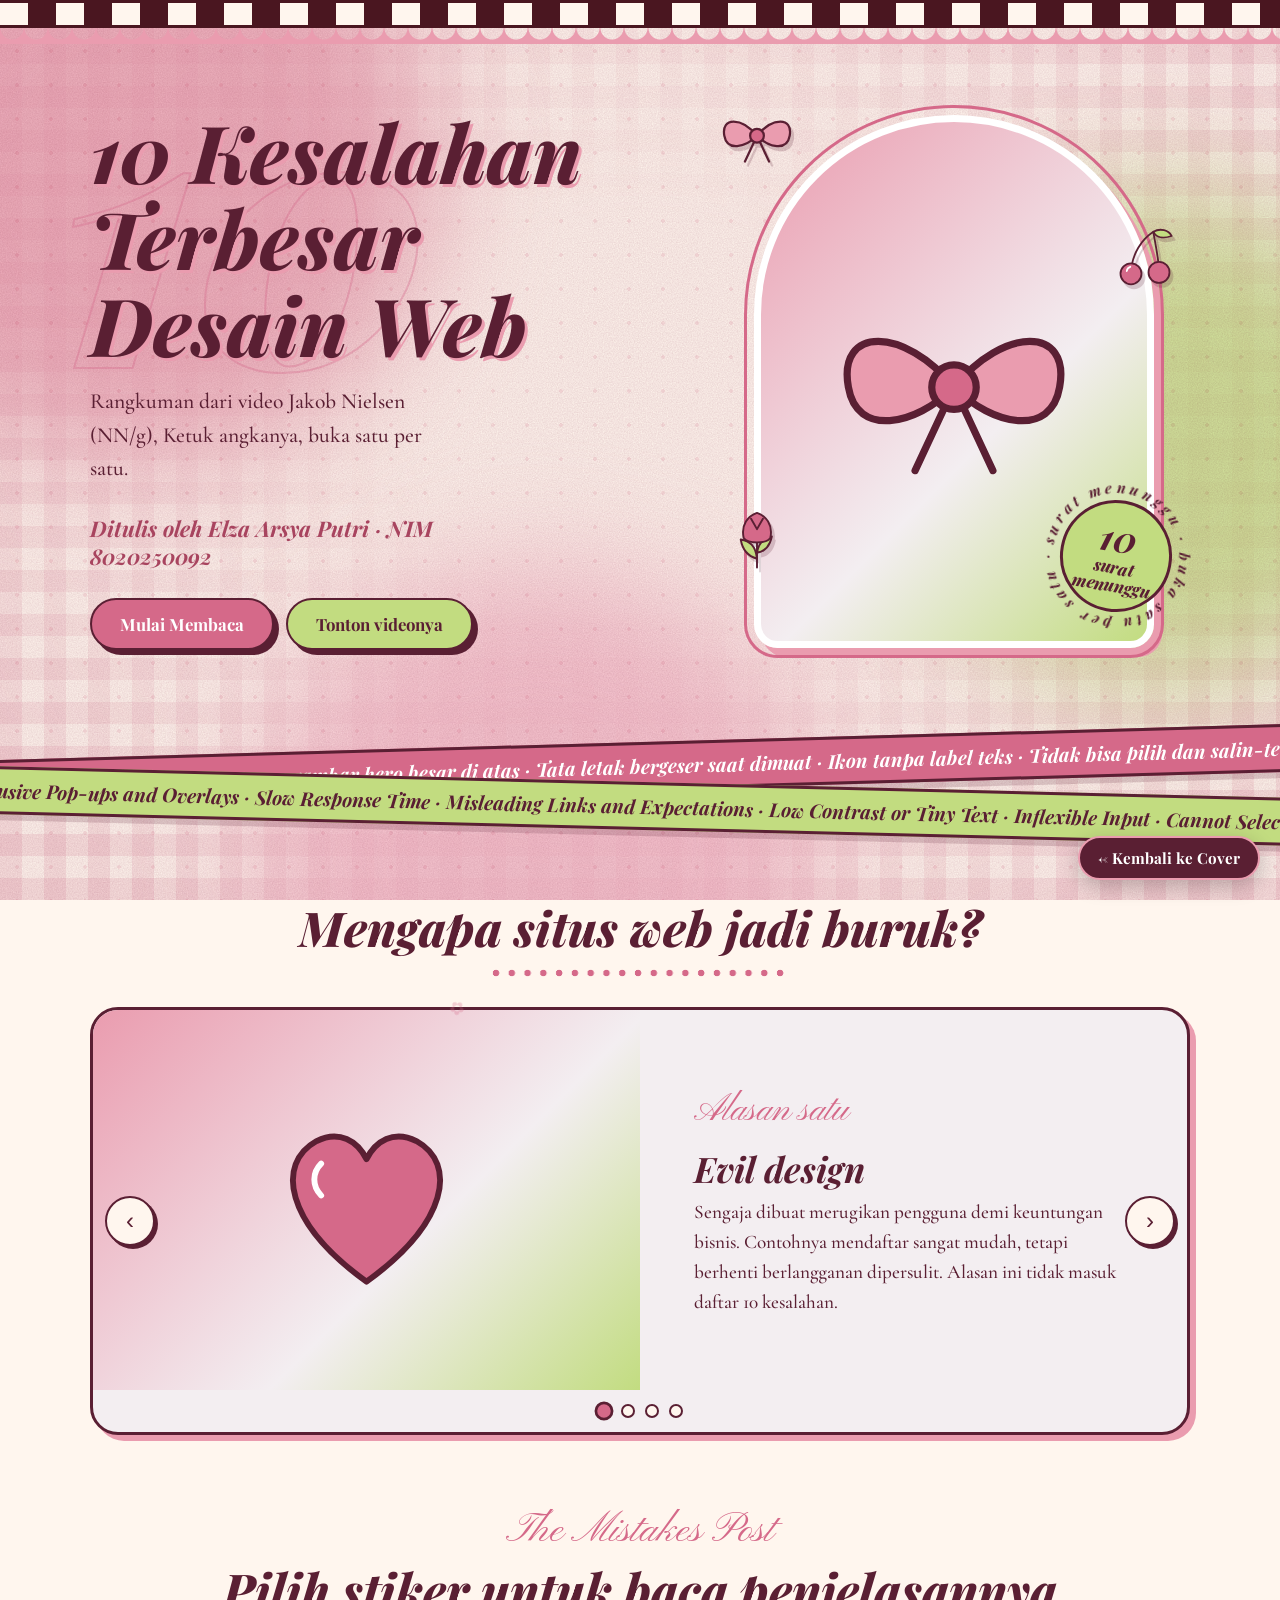
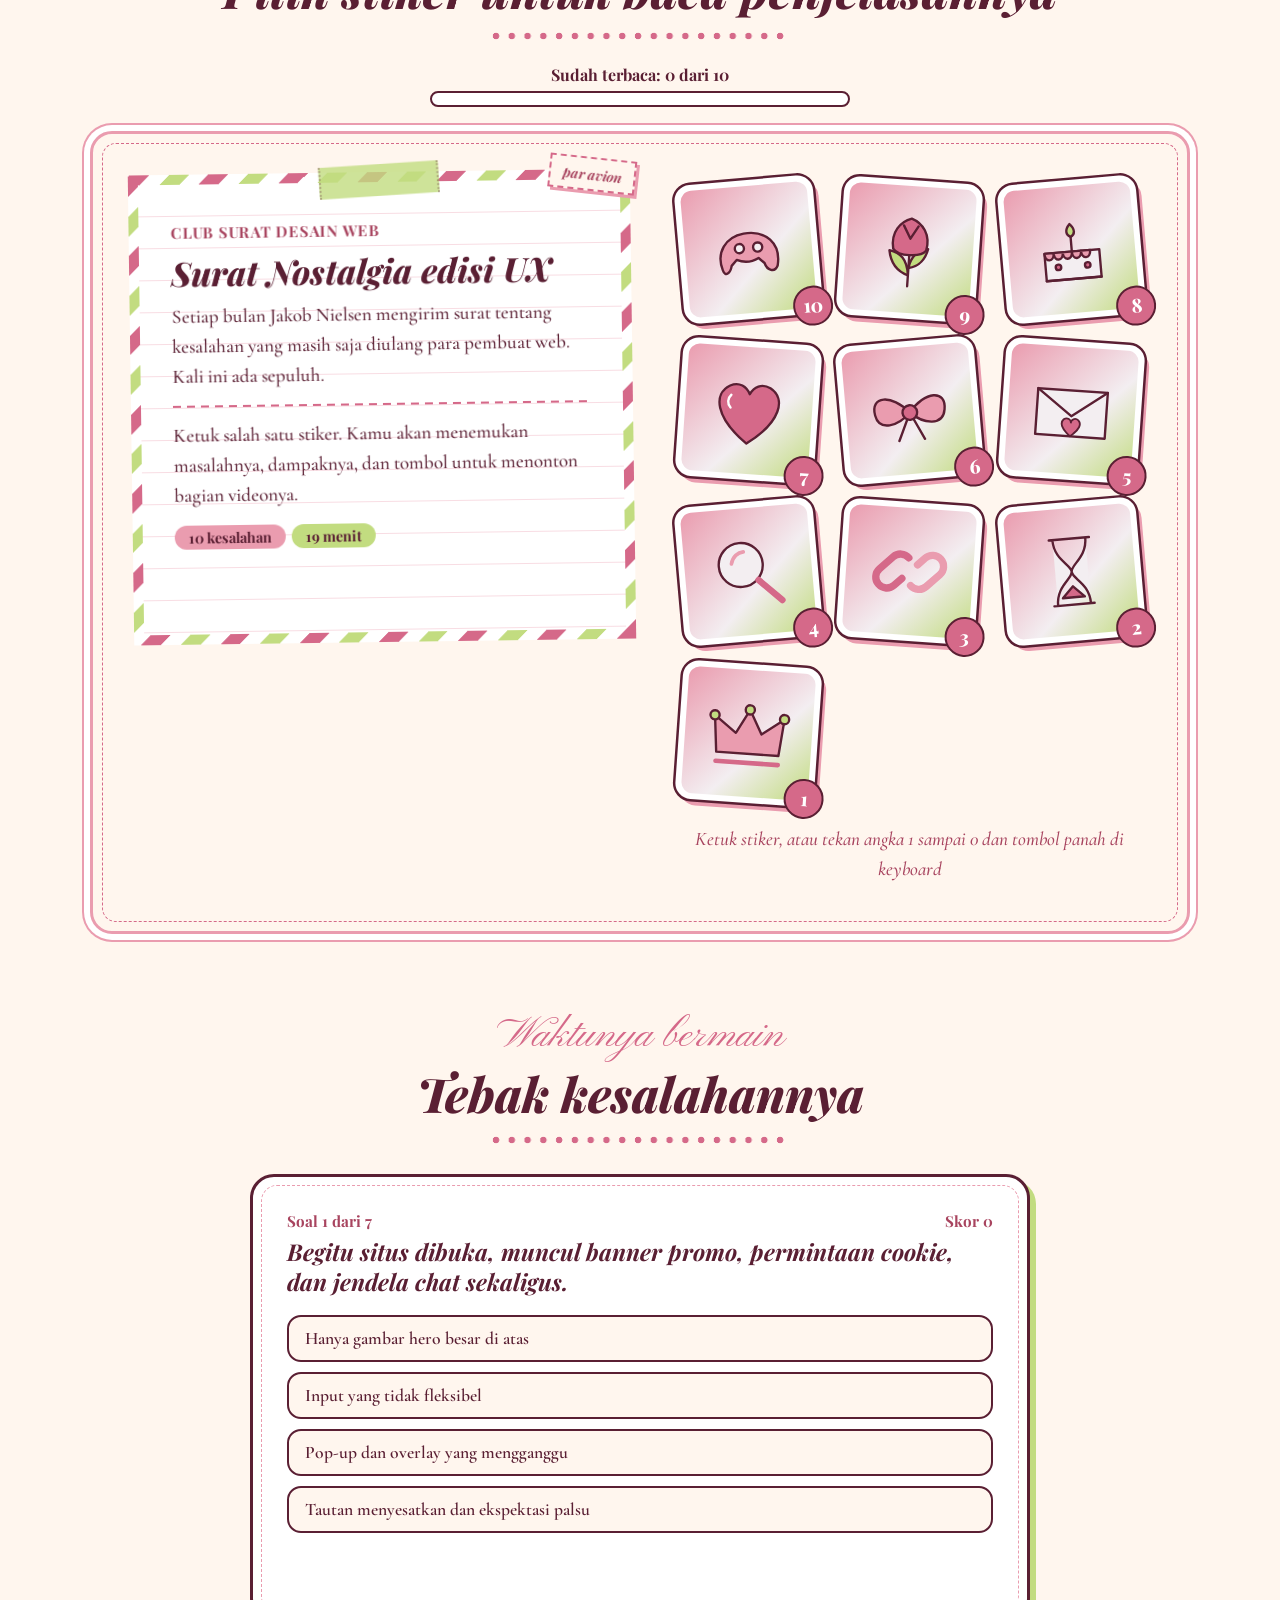
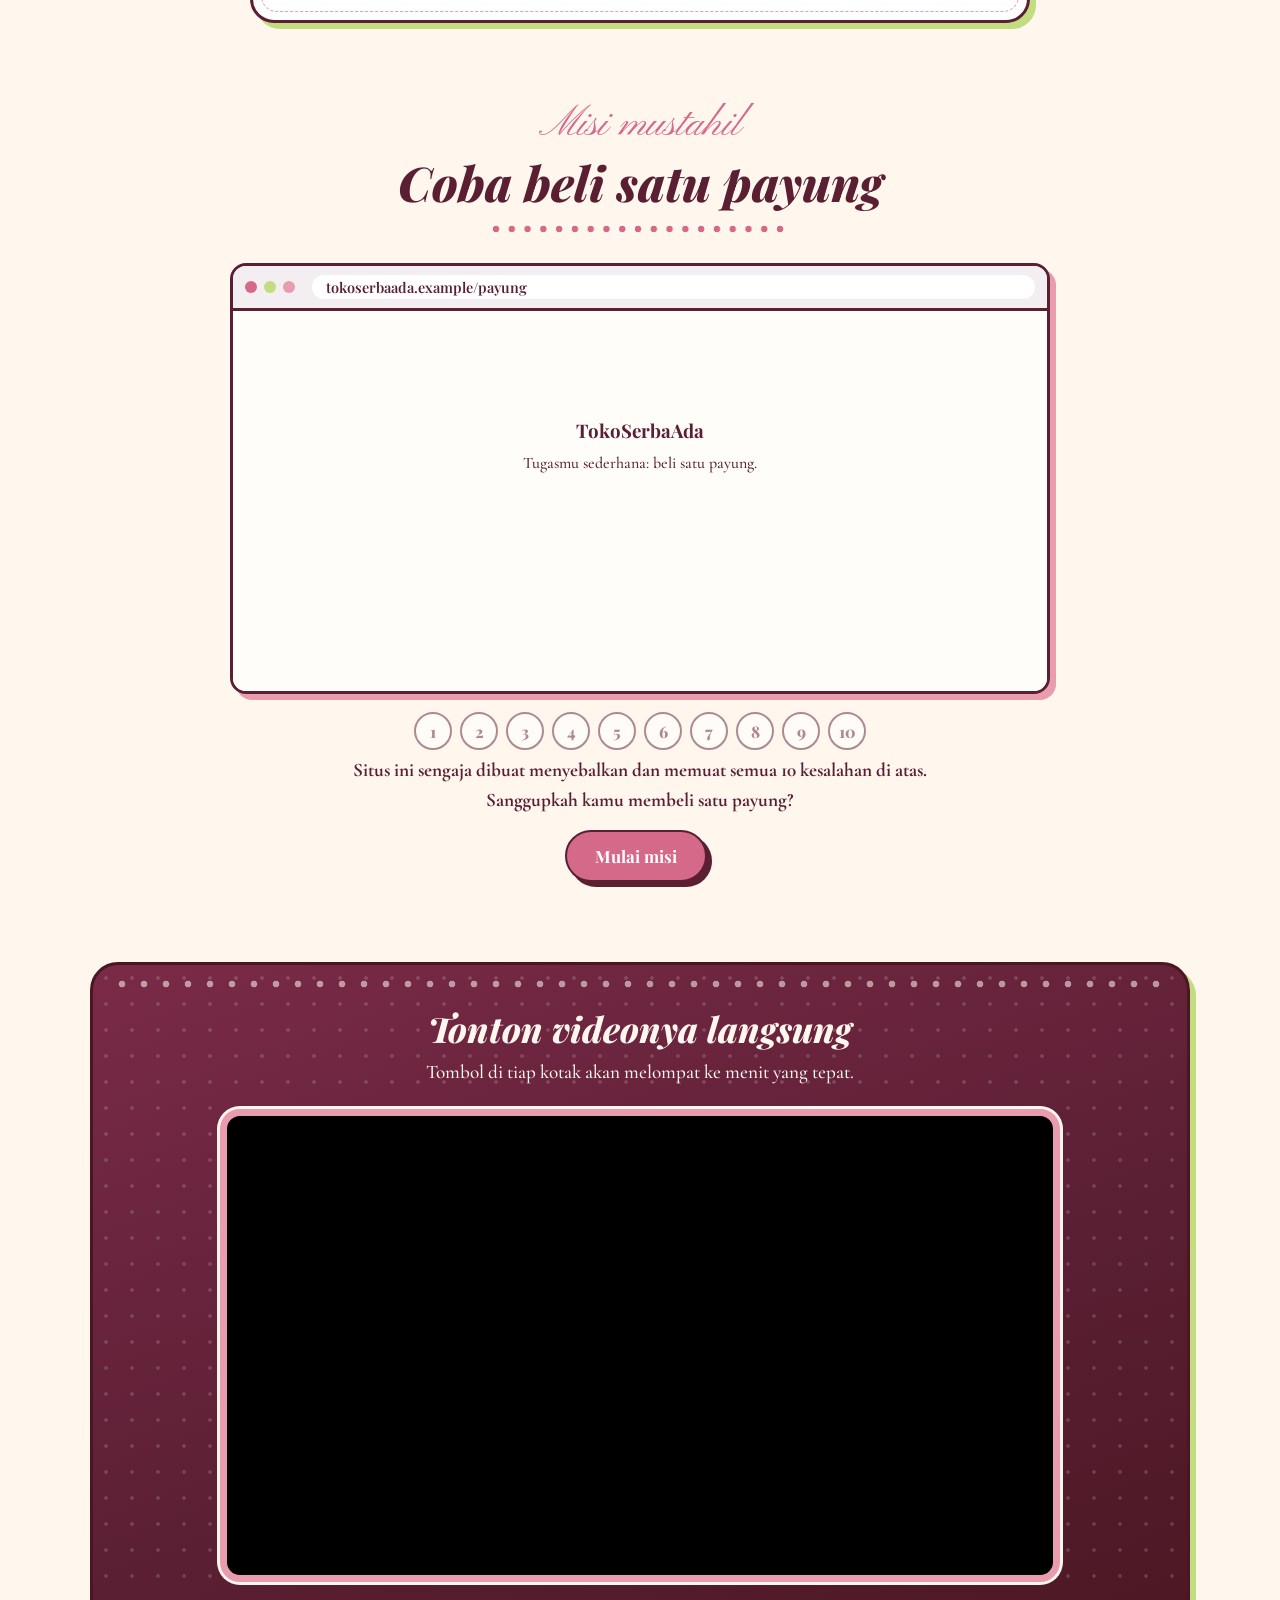
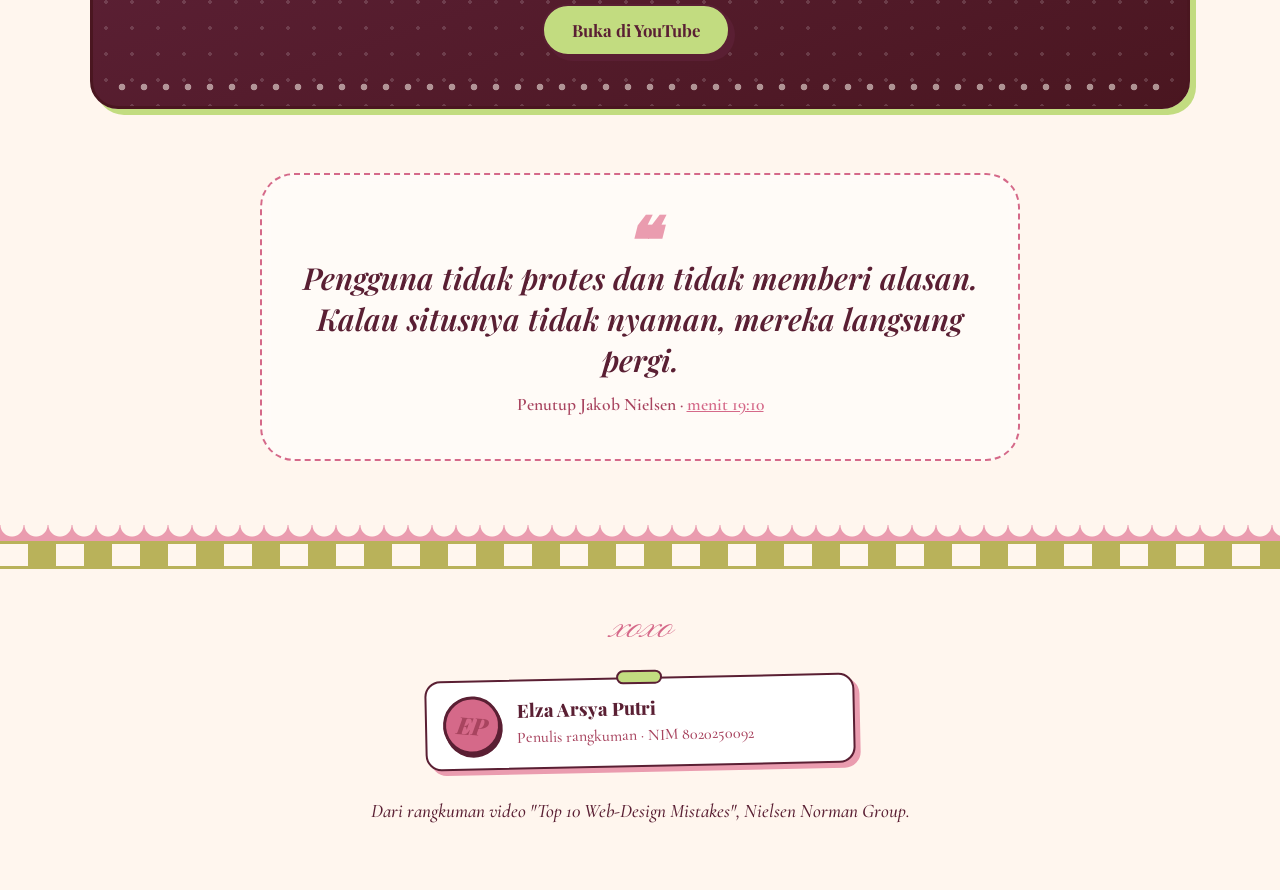
<file: tugas1-isi.html.html>
<!DOCTYPE html>
<html lang="id">
<head>
<meta charset="utf-8">
<meta name="viewport" content="width=device-width, initial-scale=1, viewport-fit=cover">
<title>The Nostalgia Post · 10 Kesalahan Desain Web</title>
<link href="https://fonts.googleapis.com/css2?family=Playfair+Display:ital,wght@0,600;0,800;1,600;1,800&family=Pinyon+Script&family=Cormorant+Garamond:ital,wght@0,500;0,700;1,500&display=swap" rel="stylesheet">
<style>
:root{--sorbet:#C2DC80;--petal:#EA9CAF;--orchid:#D56989;--lilac:#F3EEF1;--cream:#FFF6EE;--wine:#5A1F33;--deep:#A8445F;--choc:#4a1620;
--script:'Pinyon Script',cursive;--serif:'Playfair Display',Georgia,serif;--body:'Cormorant Garamond',Georgia,serif;
color-scheme:light;padding-top:env(safe-area-inset-top,0px);padding-bottom:env(safe-area-inset-bottom,0px)}
*,*::before,*::after{box-sizing:border-box;margin:0}
html{scroll-behavior:smooth;scroll-padding-top:env(safe-area-inset-top,0px)}
body{background:var(--cream);color:var(--wine);font:500 1.2rem/1.55 var(--body);overflow-x:hidden}
.bg{position:fixed;inset:0;z-index:-1;overflow:hidden;background:var(--cream)}
.bg i{position:absolute;border-radius:50%;filter:blur(60px);opacity:.75;animation:drift 20s ease-in-out infinite alternate}
.bg i:nth-child(1){width:46vw;height:46vw;left:-12vw;top:-10vw;background:var(--petal)}
.bg i:nth-child(2){width:38vw;height:38vw;right:-10vw;top:22vh;background:var(--sorbet);animation-delay:-7s}
.bg i:nth-child(3){width:44vw;height:44vw;left:20vw;bottom:-18vw;background:#f4b6c6;animation-delay:-13s}
@keyframes drift{to{transform:translate(7vw,5vh) scale(1.18)}}
.bg::before{content:"";position:absolute;inset:0;background:repeating-linear-gradient(0deg,rgba(213,105,137,.14) 0 22px,transparent 22px 44px),repeating-linear-gradient(90deg,rgba(213,105,137,.14) 0 22px,transparent 22px 44px);-webkit-mask-image:radial-gradient(ellipse 60% 70% at 50% 45%,transparent 30%,#000 100%);mask-image:radial-gradient(ellipse 60% 70% at 50% 45%,transparent 30%,#000 100%)}
.bg::after{content:"";position:absolute;inset:0;background:url("data:image/svg+xml;utf8,<svg xmlns='http://www.w3.org/2000/svg' width='160' height='160'><filter id='n'><feTurbulence type='fractalNoise' baseFrequency='.8' numOctaves='2' stitchTiles='stitch'/><feColorMatrix values='0 0 0 0 .35 0 0 0 0 .12 0 0 0 0 .2 0 0 0 .55 0'/></filter><rect width='100%25' height='100%25' filter='url(%23n)'/></svg>") 0 0/160px,radial-gradient(rgba(213,105,137,.4) 1.6px,transparent 2px) 0 0/34px 34px;opacity:.45;mix-blend-mode:multiply}

h1,h2,h3{font-family:var(--serif);line-height:1.08}
.script{font-family:var(--script);color:var(--orchid);font-weight:400}
.wrap{max-width:1140px;margin:auto;padding:0 20px}
.check{height:28px;background:repeating-conic-gradient(var(--choc) 0 25%,var(--cream) 0 50%) 0 0/56px 56px;border-block:3px solid var(--choc)}
.check.olive{background:repeating-conic-gradient(#b9b25a 0 25%,var(--cream) 0 50%) 0 0/56px 56px;border-color:#b9b25a}
.scallop{height:16px;background:radial-gradient(circle at 12px 0,transparent 11px,var(--petal) 12px) 0 0/24px 16px repeat-x}
.marq{background:var(--orchid);color:#fff;overflow:hidden;white-space:nowrap;border-block:3px solid var(--wine);font:italic 700 1.2rem var(--serif);padding:8px 0}
.marq div{display:inline-block;animation:mq 32s linear infinite}
@keyframes mq{to{transform:translateX(-50%)}}

.pic{position:relative;overflow:hidden;background:linear-gradient(135deg,var(--petal),var(--lilac) 60%,var(--sorbet))}
.pic svg,.pic img{position:absolute;inset:0;width:100%;height:100%}
.pic img{object-fit:cover}
.pic svg{padding:14%}

.hero{display:grid;grid-template-columns:1.1fr .9fr;gap:50px;align-items:center;padding:60px 0 50px;position:relative}
.hero::before{content:"10";position:absolute;left:-3%;top:-2%;font:italic 800 clamp(11rem,30vw,23rem)/1 var(--serif);color:transparent;-webkit-text-stroke:2px rgba(213,105,137,.35);z-index:-1;pointer-events:none}
.hero .script{font-size:clamp(2.2rem,5vw,3.3rem);display:block}
.hero h1{font-size:clamp(2.6rem,6.4vw,5rem);font-style:italic;font-weight:800;margin:4px 0;text-shadow:3px 3px 0 var(--petal)}
.hero p{max-width:36ch;margin:18px 0 28px;font-size:1.35rem}
.by{font:italic 700 1.05rem var(--serif);color:var(--deep);margin:-10px 0 22px}
.btn{display:inline-block;background:var(--orchid);color:#fff;font:700 1.05rem var(--serif);padding:13px 28px;border-radius:40px;border:2.5px solid var(--wine);text-decoration:none;cursor:pointer;box-shadow:5px 5px 0 var(--wine);transition:.15s;margin:0 8px 10px 0}
.btn:hover{transform:translate(3px,3px);box-shadow:2px 2px 0 var(--wine)}
.btn.alt{background:var(--sorbet);color:var(--wine)}
.aw{position:relative;justify-self:center;width:min(100%,400px)}
.arch{aspect-ratio:3/4;border-radius:220px 220px 26px 26px;border:7px solid #fff;outline:3px solid var(--orchid);outline-offset:7px;box-shadow:8px 9px 0 var(--petal);transition:transform .25s ease-out}
.fl{position:absolute;width:86px;animation:bob 5s ease-in-out infinite;filter:drop-shadow(3px 4px 0 rgba(90,31,51,.2));z-index:3}
@keyframes bob{50%{transform:translateY(-6px) rotate(3deg)}}
.badge{position:absolute;right:-18px;bottom:36px;z-index:4;width:112px;height:112px;border-radius:50%;background:var(--sorbet);border:3px solid var(--wine);display:grid;place-items:center;text-align:center;font:italic 800 1.05rem/1.1 var(--serif);transform:rotate(10deg)}
.badge b{font-size:2.3rem;display:block}
.ring{position:absolute;inset:-26px;width:calc(100% + 52px);height:calc(100% + 52px);animation:rot 16s linear infinite;overflow:visible}
.ring text{font:italic 700 11px var(--serif);fill:var(--wine)}
@keyframes rot{to{transform:rotate(360deg)}}

.ribbons{margin:6px calc(50% - 50vw) 0;padding:26px 0 8px;position:relative;z-index:2}
.ribbons .marq{transform:rotate(-1.6deg);margin:0 -3vw;box-shadow:0 6px 0 rgba(90,31,51,.18)}
.ribbons .marq.olive{background:var(--sorbet);color:var(--wine);transform:rotate(1.4deg);margin-top:-8px}
.ribbons .marq.olive div{animation-direction:reverse}

.sec-title{text-align:center;margin:64px 0 28px}
.sec-title .script{font-size:2.6rem;display:block}
.sec-title h2{font-size:clamp(1.9rem,4.4vw,3rem);font-style:italic;font-weight:800}
.sec-title h2::after{content:"";display:block;height:12px;width:min(300px,70%);margin:14px auto 0;background:radial-gradient(circle at 6px 6px,var(--orchid) 3px,transparent 3.6px) 0 0/16px 12px;background-repeat:round no-repeat}

.car{position:relative;background:var(--lilac);border:3px solid var(--wine);border-radius:28px;box-shadow:6px 6px 0 var(--petal);overflow:hidden}
.track{display:flex;transition:transform .8s cubic-bezier(.7,0,.2,1)}
.slide{min-width:100%;display:grid;grid-template-columns:1fr 1fr;min-height:380px}
.slide .pic{min-height:260px}
.slide .tx{padding:40px 54px;display:flex;flex-direction:column;justify-content:center;gap:10px}
.slide .script{font-size:2.3rem}.slide h3{font-size:2.2rem;font-style:italic}
.cbtn{position:absolute;top:50%;transform:translateY(-50%);width:50px;height:50px;border-radius:50%;border:2.5px solid var(--wine);background:var(--cream);color:var(--wine);font-size:1.5rem;cursor:pointer;z-index:4;box-shadow:3px 3px 0 var(--wine)}
.cbtn:hover{background:var(--sorbet)}.prev{left:12px}.next{right:12px}
.dots{display:flex;gap:10px;justify-content:center;padding:14px}
.dots button{width:14px;height:14px;border-radius:50%;border:2px solid var(--wine);background:var(--cream);cursor:pointer;padding:0}
.dots button.on{background:var(--orchid);transform:scale(1.35)}

.prog{max-width:420px;margin:-6px auto 24px;text-align:center;font:700 1rem var(--serif)}
.bar{height:16px;border:2.5px solid var(--wine);border-radius:20px;background:#fff;margin-top:6px;overflow:hidden}
.bar i{display:block;height:100%;width:0;background:repeating-linear-gradient(45deg,var(--orchid) 0 10px,var(--petal) 10px 20px);transition:width .5s}
.post{display:grid;grid-template-columns:1.05fr 1fr;gap:38px;align-items:start;background:var(--cream);border:3px solid var(--petal);border-radius:22px;padding:38px;position:relative;box-shadow:0 0 0 6px #fff,0 0 0 8px var(--petal)}
.post::before{content:"";position:absolute;inset:9px;border:1.5px dashed var(--orchid);border-radius:14px;pointer-events:none}
.letter{background:#fff repeating-linear-gradient(transparent 0 31px,rgba(234,156,175,.35) 31px 32px);border:10px solid transparent;border-image:repeating-linear-gradient(-45deg,var(--orchid) 0 14px,#fff 14px 28px,var(--sorbet) 28px 42px,#fff 42px 56px) 10;padding:34px 32px 30px;position:relative;min-height:470px;transform:rotate(-.8deg)}
.letter::after{content:"par avion";position:absolute;right:-16px;top:-22px;z-index:2;background:var(--cream);border:2px dashed var(--orchid);color:var(--deep);font:italic 700 .85rem var(--serif);padding:6px 12px;transform:rotate(7deg);box-shadow:3px 3px 0 var(--petal)}
.tape{position:absolute;top:-18px;left:50%;width:120px;height:32px;background:rgba(194,220,128,.8);transform:translateX(-50%) rotate(-3deg);border-inline:2px dotted rgba(90,31,51,.3)}
.letter small{font:700 .95rem var(--serif);color:var(--deep);letter-spacing:.05em}
.letter h3{font-size:2.1rem;font-style:italic;margin:6px 0 12px;font-weight:800}
.letter p{margin-bottom:12px}
.tag{display:inline-block;background:var(--petal);padding:2px 14px;border-radius:20px;font:700 .9rem var(--serif);margin:0 6px 10px 0}
.tag.g{background:var(--sorbet)}
.lh{display:flex;gap:18px;align-items:center;margin-bottom:10px}.lh h3{margin:2px 0 0}.seal{flex:none;width:68px;height:68px;border-radius:50%;background:var(--orchid);border:3px solid var(--wine);color:#fff;font:italic 800 2rem/62px var(--serif);text-align:center;box-shadow:2px 3px 0 var(--wine);transform:rotate(6deg)}
.fade{animation:pop .55s cubic-bezier(.2,1.4,.4,1)}
@keyframes pop{from{opacity:0;transform:perspective(900px) rotateX(-60deg) translateY(24px);transform-origin:50% 0}}
.rule{height:2px;background:repeating-linear-gradient(90deg,var(--orchid) 0 8px,transparent 8px 14px);margin:14px 0}
.stickers{display:grid;grid-template-columns:repeat(auto-fit,minmax(118px,1fr));gap:22px;padding:8px}
.st{position:relative;aspect-ratio:1;border:0;background:#fff;padding:6px;box-shadow:0 0 0 2.5px var(--wine),5px 6px 0 var(--petal);cursor:pointer;transition:transform .25s;border-radius:16px}
.st:nth-child(odd){transform:rotate(-5deg)}.st:nth-child(even){transform:rotate(4deg)}
.st:hover,.st:focus-visible{transform:rotate(0) scale(1.12);z-index:3;outline:3px solid var(--sorbet)}
.st .pic{width:100%;height:100%;border-radius:11px}
.st b{position:absolute;right:-10px;bottom:-12px;min-width:40px;height:40px;border-radius:50%;background:var(--orchid);color:#fff;border:2.5px solid var(--wine);font:800 1.2rem/35px var(--serif);text-align:center;z-index:2}
.st.on{box-shadow:0 0 0 4px var(--orchid),6px 7px 0 var(--sorbet);transform:rotate(0) scale(1.1)}
.st.rd b{background:var(--sorbet);color:var(--wine)}
.st.rd::after{content:"\2661";position:absolute;left:-8px;top:-12px;font-size:1.6rem;color:var(--orchid);z-index:2}
.hint{grid-column:1/-1;text-align:center;font-style:italic;color:var(--deep)}

.acts{margin-top:6px}
.nav{display:flex;justify-content:space-between;gap:10px;margin-top:6px;border-top:2px dotted var(--petal);padding-top:10px}
.nav button{background:none;border:0;font:700 1rem var(--serif);color:var(--deep);cursor:pointer;padding:4px 2px}
.nav button:hover{color:var(--wine);text-decoration:underline}
.demo{background:var(--lilac);border:2px dashed var(--orchid);border-radius:14px;padding:14px 16px;margin:6px 0 14px}
.demo p{margin:0 0 10px}
.demo .lo{color:#d3cace;font-size:11px;background:#fff;padding:8px;border-radius:8px}
.demo.fix .lo{color:var(--wine);font-size:19px;font-weight:700}
.ic{display:flex;gap:18px;margin-bottom:10px}
.ic span{display:flex;flex-direction:column;align-items:center;width:62px}
.ic svg{width:44px;height:44px}
.ic small{display:none;font:700 .8rem var(--serif);color:var(--wine)}
.demo.fix .ic small{display:block}
.demo .btn{padding:7px 18px;font-size:.9rem;box-shadow:3px 3px 0 var(--wine);margin:0}

.quiz,.certc{max-width:780px;margin:auto;background:#fff;border:3px solid var(--wine);border-radius:24px;padding:34px;box-shadow:6px 6px 0 var(--sorbet);position:relative}
.quiz::before{content:"";position:absolute;inset:8px;border:1.5px dashed var(--petal);border-radius:16px;pointer-events:none}
.quiz .q{font:700 1.45rem/1.3 var(--serif);font-style:italic;margin:6px 0 18px}
.quiz .meta{display:flex;justify-content:space-between;font:700 .95rem var(--serif);color:var(--deep)}
.opts{display:grid;gap:10px}
.opts button{text-align:left;background:var(--cream);border:2px solid var(--wine);border-radius:14px;padding:11px 16px;font:600 1.1rem var(--body);color:var(--wine);cursor:pointer;transition:.15s}
.opts button:hover:not(:disabled){background:var(--lilac);transform:translateX(4px)}
.opts button.ok{background:var(--sorbet)}.opts button.no{background:var(--petal)}
.fb{min-height:1.6em;margin:14px 0 8px;font-weight:700}
.end{text-align:center;padding:10px 0}.end h3{font:italic 800 2.2rem var(--serif)}
.certc{text-align:center;border-style:double;border-width:7px;border-color:var(--orchid);background:var(--cream)}
.certc input{font:600 1.2rem var(--body);color:var(--wine);text-align:center;border:0;border-bottom:2.5px dashed var(--orchid);background:transparent;padding:6px;width:min(100%,360px);margin:10px 0 16px}
.certc h3{font:italic 800 2rem var(--serif)}
.certc .nm{font:400 clamp(2.2rem,7vw,3.4rem) var(--script);color:var(--orchid);min-height:1.3em}

.win{max-width:820px;margin:auto;border:3px solid var(--wine);border-radius:16px;overflow:hidden;background:#fff;box-shadow:6px 6px 0 var(--petal)}
.wbar{display:flex;gap:7px;align-items:center;background:var(--lilac);padding:9px 12px;border-bottom:3px solid var(--wine)}
.wbar i{width:12px;height:12px;border-radius:50%;background:var(--orchid)}.wbar i:nth-child(2){background:var(--sorbet)}.wbar i:nth-child(3){background:var(--petal)}
.wbar span{margin-left:10px;flex:1;background:#fff;border-radius:20px;padding:2px 14px;font:600 .9rem var(--serif);overflow:hidden;white-space:nowrap;text-overflow:ellipsis}
.wbw{position:relative}
.wbody{height:380px;overflow:auto;font:500 1rem var(--body);background:#fffdf9}
#hov{position:absolute;inset:0;pointer-events:none;z-index:5}
.ov{position:absolute;pointer-events:auto;background:#fff;border:2.5px solid var(--wine);border-radius:12px;padding:14px 18px;box-shadow:4px 4px 0 var(--wine);max-width:290px}
.ov .x{position:absolute;right:3px;top:0;font-size:9px;cursor:pointer;color:#999;border:0;background:none;padding:0}
.chips{display:flex;flex-wrap:wrap;gap:8px;justify-content:center;margin:18px 0 6px}
.chips b{width:38px;height:38px;border-radius:50%;border:2.5px solid var(--wine);display:grid;place-items:center;font:800 1rem var(--serif);background:#fff;opacity:.5;transition:.3s}
.chips b.on{background:var(--orchid);color:#fff;opacity:1;transform:scale(1.15) rotate(-6deg)}
#hm{text-align:center;font-weight:700;min-height:3.4em;max-width:640px;margin:0 auto 8px}
.hero9{display:grid;place-items:center;text-align:center;background:linear-gradient(135deg,var(--petal),var(--lilac) 60%,var(--sorbet));padding:20px}
.hero9 h4{font:italic 800 clamp(2rem,6vw,3.4rem)/1.1 var(--serif)}
.hn{display:flex;justify-content:space-between;align-items:center;padding:10px 14px;border-bottom:2px solid var(--lilac)}.hn b{font:800 1.1rem var(--serif)}.hn span{font-size:1.8rem;cursor:pointer}
.pd{padding:18px;display:grid;gap:12px}
.pr{font-size:10px;color:#e4dde0}
.ic3{display:flex;gap:22px;justify-content:center;padding:10px}.ic3 button{background:none;border:2px dashed var(--orchid);border-radius:14px;padding:6px;cursor:pointer}.ic3 svg{width:54px;height:54px;display:block}
.nosel{user-select:none;-webkit-user-select:none}
.ad{background:linear-gradient(90deg,#ffe36e,#ff9ec0);padding:26px;text-align:center;font:800 1.3rem var(--serif);cursor:pointer}
.spin{width:54px;height:54px;border:6px solid var(--petal);border-top-color:var(--orchid);border-radius:50%;animation:rot 1s linear infinite;margin:auto}

.vid{color:var(--cream);border-radius:28px;padding:40px;border:3px solid var(--choc);box-shadow:6px 6px 0 var(--sorbet);text-align:center;position:relative;background:radial-gradient(rgba(243,238,241,.16) 1.6px,transparent 2px) 0 0/26px 26px,linear-gradient(160deg,#7a2a47,var(--wine) 55%,var(--choc))}
.vid::before,.vid::after{content:"";position:absolute;left:22px;right:22px;height:10px;background:radial-gradient(circle at 7px 5px,var(--cream) 0 3.2px,transparent 3.6px) 0 0/22px 10px repeat-x;opacity:.55}
.vid::before{top:14px}.vid::after{bottom:14px}
.vid h2{font:italic 800 2.2rem var(--serif);margin-bottom:6px}
.frame{aspect-ratio:16/9;max-width:840px;margin:22px auto;border:7px solid var(--petal);border-radius:20px;overflow:hidden;background:#000;box-shadow:0 0 0 3px var(--cream)}
.frame iframe{width:100%;height:100%;border:0}
.quote{margin:64px auto;max-width:760px;text-align:center;font:italic 600 1.9rem/1.35 var(--serif);position:relative;padding:44px 34px;background:rgba(255,255,255,.55);-webkit-backdrop-filter:blur(6px);backdrop-filter:blur(6px);border:2.5px dashed var(--orchid);border-radius:34px}
.quote::before{content:"\275D";display:block;font-size:4rem;color:var(--petal);line-height:.6}
.quote cite{display:block;margin-top:14px;font:600 1.1rem var(--body);color:var(--deep)}
.idc{display:flex;align-items:center;gap:16px;max-width:430px;margin:18px auto 0;padding:14px 22px 14px 16px;background:#fff;border:2.5px solid var(--wine);border-radius:16px;box-shadow:5px 5px 0 var(--petal);text-align:left;font-style:normal;transform:rotate(-1.2deg);position:relative}
.idc::before{content:"";position:absolute;left:50%;top:-9px;width:46px;height:14px;background:var(--sorbet);border:2px solid var(--wine);border-radius:8px;transform:translateX(-50%)}
.idc .seal{width:58px;height:58px;line-height:52px;font-size:1.5rem}
.idc b{display:block;font:800 1.15rem var(--serif);color:var(--wine)}
.idc span{font-size:1rem;color:var(--deep)}
footer{text-align:center;padding:30px 20px 64px;font-style:italic}
.fx{position:fixed;pointer-events:none;z-index:99;animation:up 1.1s ease-out forwards;font-size:1.4rem}
@keyframes up{to{transform:translate(var(--dx),-90px) rotate(40deg);opacity:0}}
.petal{position:fixed;top:-40px;pointer-events:none;z-index:50;animation:fall linear forwards}
@keyframes fall{to{transform:translate(80px,115vh) rotate(400deg);opacity:.3}}
.back-cover{position:fixed;bottom:20px;right:20px;z-index:999;background:var(--wine);color:#fff;padding:10px 18px;border-radius:999px;border:2px solid var(--petal);font:700 .95rem var(--serif);text-decoration:none;box-shadow:0 6px 20px rgba(0,0,0,.22)}
@media(max-width:820px){.seal{width:56px;height:56px;line-height:50px;font-size:1.7rem}.hero,.post,.slide{grid-template-columns:1fr}.slide .tx{padding:26px}.post{padding:22px 14px}.letter{padding:26px 18px}.vid{padding:24px 14px}.badge{right:-6px;width:92px;height:92px}}
@media(prefers-reduced-motion:reduce){*{animation:none!important;transition:none!important}}
</style>
</head>
<body>
<div class="bg" aria-hidden="true"><i></i><i></i><i></i></div>
<div class="check"></div>
<div class="scallop"></div>

<div class="wrap">
<header class="hero">
  <div>
    <span class="script"></span>
    <h1>10 Kesalahan Terbesar Desain Web</h1>
    <p>Rangkuman dari video Jakob Nielsen (NN/g), Ketuk angkanya, buka satu per satu.</p>
    <p class="by">Ditulis oleh Elza Arsya Putri · NIM 8020250092</p>
    <a class="btn" href="#post">Mulai Membaca</a>
    <a class="btn alt" href="#video">Tonton videonya</a>
  </div>
  <div class="aw">
    <div class="pic arch" id="heroPic"></div>
    <div class="fl" style="left:-40px;top:-24px" data-i="bow"></div>
    <div class="fl" style="right:-26px;top:20%;animation-delay:1s;width:70px" data-i="cherry"></div>
    <div class="fl" style="left:-34px;bottom:12%;animation-delay:2s;width:74px" data-i="tulip"></div>
    <div class="badge"><svg class="ring" viewBox="0 0 120 120" aria-hidden="true"><defs><path id="rp" d="M60 60m-48 0a48 48 0 1 1 96 0a48 48 0 1 1-96 0"/></defs><text><textPath href="#rp" textLength="294">surat menunggu · buka satu per satu · </textPath></text></svg><div><b>10</b>surat<br>menunggu</div></div>
  </div>
</header>
<div class="ribbons" aria-hidden="true"><div class="marq"><div id="mq1"></div></div><div class="marq olive"><div id="mq2"></div></div></div>

<section>
  <div class="sec-title"><span class="script"></span><h2>Mengapa situs web jadi buruk?</h2></div>
  <div class="car" id="car"><div class="track" id="track"></div>
    <button class="cbtn prev" aria-label="Sebelumnya">&#8249;</button><button class="cbtn next" aria-label="Berikutnya">&#8250;</button>
    <div class="dots" id="dots"></div></div>
</section>

<section id="post">
  <div class="sec-title"><span class="script">The Mistakes Post</span><h2>Pilih stiker untuk baca penjelasannya</h2></div>
  <div class="prog"><span id="pt">Sudah terbaca: 0 dari 10</span><div class="bar"><i id="pb"></i></div></div>
  <div class="post"><article class="letter" id="letter" aria-live="polite"></article><div class="stickers" id="stickers"></div></div>
</section>

<section id="certs" style="margin-top:70px" hidden>
  <div class="certc"><span class="script" style="font-size:2.2rem">Semuanya sudah terbaca</span><h3>Sertifikat pembaca setia</h3><p>Tulis namamu untuk mencetak sertifikatnya.</p><input id="cn" maxlength="40" placeholder="Namamu" aria-label="Namamu"><div class="nm" id="cnm"></div><p>telah membaca 10 kesalahan terbesar desain web.</p><div class="rule"></div><p><b>Elza Arsya Putri</b><br>Penulis · NIM 8020250092</p></div>
</section>

<section id="kuis" style="margin-top:70px">
  <div class="sec-title"><span class="script">Waktunya bermain</span><h2>Tebak kesalahannya</h2></div>
  <div class="quiz" id="qz"></div>
</section>

<section id="audit" style="margin-top:70px">
  <div class="sec-title"><span class="script">Misi mustahil</span><h2>Coba beli satu payung</h2></div>
  <div class="win"><div class="wbar"><i></i><i></i><i></i><span>tokoserbaada.example/payung</span></div><div class="wbw"><div class="wbody" id="hb"><div class="pd" style="text-align:center;padding-top:110px"><h3>TokoSerbaAda</h3><p>Tugasmu sederhana: beli satu payung.</p></div></div><div id="hov"></div></div></div><div class="chips" id="hc"></div><p id="hm" aria-live="polite">Situs ini sengaja dibuat menyebalkan dan memuat semua 10 kesalahan di atas. Sanggupkah kamu membeli satu payung?</p><div style="text-align:center"><button class="btn" id="hs">Mulai misi</button></div>
</section>

<section id="video" style="margin-top:70px">
  <div class="vid"><h2>Tonton videonya langsung</h2>
    <p>Tombol di tiap kotak akan melompat ke menit yang tepat.</p>
    <div class="frame"><iframe id="yt" src="https://www.youtube.com/embed/VGxze7xMYJs" title="Top 10 Web-Design Mistakes" allow="autoplay; encrypted-media; picture-in-picture; fullscreen" allowfullscreen referrerpolicy="strict-origin-when-cross-origin"></iframe></div>
    <a class="btn alt" href="https://www.youtube.com/watch?v=VGxze7xMYJs" target="_blank" rel="noopener">Buka di YouTube</a></div>
</section>

<blockquote class="quote">Pengguna tidak protes dan tidak memberi alasan. Kalau situsnya tidak nyaman, mereka langsung pergi.
  <cite>Penutup Jakob Nielsen · <a href="https://www.youtube.com/watch?v=VGxze7xMYJs&t=1150" target="_blank" rel="noopener" style="color:var(--orchid)">menit 19:10</a></cite></blockquote>
</div>

<div class="scallop"></div><div class="check olive"></div>
<footer><span class="script" style="font-size:2.4rem">xoxo</span><div class="idc"><span class="seal">EP</span><div><b>Elza Arsya Putri</b><span>Penulis rangkuman · NIM 8020250092</span></div></div><br>Dari rangkuman video "Top 10 Web-Design Mistakes", Nielsen Norman Group.</footer>

<a class="back-cover" href="index.html" target="_top">&#8592; Kembali ke Cover</a>

<script>
const P='#EA9CAF',O='#D56989',S='#C2DC80',L='#F3EEF1',W='#5A1F33';
const sv=b=>`<svg viewBox="0 0 100 100" fill="none" stroke="${W}" stroke-width="2.6" stroke-linejoin="round" stroke-linecap="round">${b}</svg>`;
const I={
bow:sv(`<path d="M50 52C32 30 8 30 12 52c3 18 24 14 38 0zM50 52c18-22 42-22 38 0-3 18-24 14-38 0z" fill="${P}"/><path d="M50 52L36 82M50 52l14 30" fill="none"/><circle cx="50" cy="52" r="8" fill="${O}"/>`),
cherry:sv(`<path d="M30 70C32 45 45 25 62 14M70 66C68 44 64 28 62 14" /><path d="M62 14c10-6 22-2 26 6-12 4-22 2-26-6z" fill="${S}"/><circle cx="30" cy="74" r="15" fill="${O}"/><circle cx="70" cy="72" r="15" fill="${O}"/><path d="M24 70a7 7 0 0 1 5-6" stroke="#fff"/>`),
tulip:sv(`<path d="M50 90V52" /><path d="M50 78c-14-4-20-14-22-26 12 2 20 8 22 26zM50 70c12-2 18-12 20-22-10 2-18 8-20 22z" fill="${S}"/><path d="M32 50c-4-18 6-30 18-34 12 4 22 16 18 34-6 8-30 8-36 0z" fill="${O}"/><path d="M42 24l8 14 8-14"/>`),
cake:sv(`<path d="M20 52h60v30H20z" fill="${L}"/><path d="M20 52c0 10 10 10 10 0 0 10 10 10 10 0 0 10 10 10 10 0 0 10 10 10 10 0 0 10 10 10 10 0z" fill="${P}"/><path d="M20 82h60" /><path d="M50 52V36" /><path d="M50 22c6 6 5 12 0 14-5-2-6-8 0-14z" fill="${S}"/><circle cx="34" cy="68" r="3" fill="${O}"/><circle cx="66" cy="68" r="3" fill="${O}"/>`),
phone:sv(`<path d="M20 70c-6-20 6-36 26-38 24-2 40 14 34 38-4 8-12 4-14-4l-6-6c-8 4-16 4-24 0l-6 6c-2 8-8 12-10 4z" fill="${P}"/><circle cx="40" cy="48" r="5" fill="${L}"/><circle cx="60" cy="48" r="5" fill="${L}"/>`),
heart:sv(`<path d="M50 86C14 60 10 34 28 24c10-5 18 0 22 8 4-8 12-13 22-8 18 10 14 36-22 62z" fill="${O}"/><path d="M30 34c-4 4-4 10 0 14" stroke="#fff"/>`),
rose:sv(`<circle cx="50" cy="42" r="26" fill="${O}"/><path d="M50 42c-8-4-12 4-6 8 8 4 14-4 8-12-8-6-20 2-16 14 4 12 22 10 26-2" fill="none"/><path d="M50 68v22M50 80c-10-8-18-6-22-2 8 6 16 6 22 2z" fill="${S}"/>`),
lens:sv(`<circle cx="42" cy="42" r="24" fill="${L}"/><path d="M60 60l24 24" stroke-width="7" stroke="${O}"/><path d="M32 40c2-8 8-12 14-12" stroke="${P}" stroke-width="4"/>`),
link:sv(`<path d="M42 58l-8 8a12 12 0 0 1-17-17l14-14a12 12 0 0 1 17 0" fill="none" stroke="${O}" stroke-width="8"/><path d="M58 42l8-8a12 12 0 0 1 17 17L69 65a12 12 0 0 1-17 0" fill="none" stroke="${P}" stroke-width="8"/>`),
hour:sv(`<path d="M28 14h44M28 86h44M32 14c0 22 18 28 18 36S32 64 32 86M68 14c0 22-18 28-18 36s18 14 18 36" fill="${L}"/><path d="M38 78h24l-12-12z" fill="${O}"/>`),
crown:sv(`<path d="M16 72l-4-40 24 18 14-26 14 26 24-18-4 40z" fill="${P}"/><circle cx="12" cy="32" r="5" fill="${S}"/><circle cx="50" cy="24" r="5" fill="${S}"/><circle cx="88" cy="32" r="5" fill="${S}"/><path d="M16 82h68" stroke-width="5" stroke="${O}"/>`),
mail:sv(`<path d="M12 28h76v50H12z" fill="${L}"/><path d="M12 28l38 28 38-28" fill="none"/><path d="M50 78c-10-8-12-14-8-18 4-3 8 0 8 3 0-3 4-6 8-3 4 4 2 10-8 18z" fill="${O}" stroke-width="2"/>`)
};
const U=id=>`https://images.unsplash.com/photo-${id}?auto=format&fit=crop&w=700&q=70`;
const pic=(ill,id,cls='')=>`<div class="pic ${cls}">${I[ill]}${id?`<img alt="" loading="lazy" referrerpolicy="no-referrer" src="${U(id)}" onerror="this.remove()">`:''}</div>`;
document.querySelectorAll('[data-i]').forEach(e=>e.innerHTML=I[e.dataset.i]);
document.getElementById('heroPic').outerHTML=pic('bow','1490750967868-88aa4486c946','arch').replace('class="pic arch"','class="pic arch" id="heroPic"');

const R=[
["Alasan satu","Evil design","Sengaja dibuat merugikan pengguna demi keuntungan bisnis. Contohnya mendaftar sangat mudah, tetapi berhenti berlangganan dipersulit. Alasan ini tidak masuk daftar 10 kesalahan.","heart","1518895949257-7621c3c786d7"],
["Alasan dua","Stupid design","Pembuat situs tidak tahu bahwa desainnya buruk. Cara paling ampuh untuk mengetahuinya adalah mengamati pengguna sungguhan memakai situsnya.","rose","1487530811176-3780de880c2d"],
["Alasan tiga","Lazy design","Pembuat situs tahu desainnya buruk, tetapi terlalu malas memperbaikinya. Banyak kesalahan di daftar ini adalah kesalahan klasik yang terus diulang.","hour","1496062031456-07b8f162a322"],
["Akar masalahnya","Arogansi pembuat situs","Semua kesalahan berakar pada satu sikap: menganggap pengguna tidak penting dan harus menerima web sesuai keinginan pembuatnya.","crown","1522337360788-8b13dee7a37e"]];
const tr=document.getElementById('track'),dt=document.getElementById('dots');let ci=0,tm;
R.forEach((r,k)=>{tr.insertAdjacentHTML('beforeend',`<div class="slide">${pic(r[3],r[4])}<div class="tx"><span class="script">${r[0]}</span><h3>${r[1]}</h3><p>${r[2]}</p></div></div>`);
 const b=document.createElement('button');b.setAttribute('aria-label','Slide '+(k+1));b.onclick=()=>go(k,1);dt.appendChild(b)});
function go(k,u){ci=(k+R.length)%R.length;tr.style.transform=`translateX(-${ci*100}%)`;[...dt.children].forEach((d,j)=>d.classList.toggle('on',j==ci));if(u)rs()}
function rs(){clearInterval(tm);tm=setInterval(()=>go(ci+1),5500)}
document.querySelector('.prev').onclick=()=>go(ci-1,1);document.querySelector('.next').onclick=()=>go(ci+1,1);
let sx=0;const car=document.getElementById('car');
car.addEventListener('touchstart',e=>sx=e.touches[0].clientX,{passive:true});
car.addEventListener('touchend',e=>{const d=e.changedTouches[0].clientX-sx;if(Math.abs(d)>50)go(ci+(d<0?1:-1),1)});
go(0);rs();

const M=[
[10,"Desain mobile di layar besar","Mobile Design on Big Screens",214,"phone","1558636508-e0db3814bd1d","Desain untuk ponsel diperbesar begitu saja ke layar desktop.","Contohnya menu hamburger (ikon tiga garis) di desktop. Di ponsel itu wajar karena ruang sempit. Di layar besar, ikon kecil di sudut terpencil jarang dipakai karena prinsip out of sight, out of mind."],
[9,"Hanya gambar hero besar di atas","Hero Image Above the Fold",334,"tulip","1513201099705-a9746e1e201f","Halaman terbuka dan hanya menampilkan satu gambar penuh, mirip splash screen jadul.","Pengguna mengira halaman sudah utuh (illusion of completeness) dan tidak sadar bisa menggulir ke bawah untuk melihat informasi atau pilihan lain."],
[8,"Tata letak bergeser saat dimuat","Layout Shift on Page Load",403,"cake","1464349095431-e9a21285b5f3","Komponen dimuat bertahap dari berbagai layanan cloud, sehingga elemen terus bergeser naik-turun.","Pengguna yang sudah mengarahkan klik ke satu tombol malah menekan hal lain karena halaman bergeser tepat saat mereka mengeklik."],
[7,"Ikon tanpa label teks","Icons Without Labels",519,"heart","1455659817273-f96807779a8a","Ikon kecil ditampilkan tanpa keterangan.","Arti ikon sering ambigu dan berbeda di tiap situs. Pengguna takut mengeklik karena tidak tahu apakah tombol itu mengirim pesan ke ribuan orang atau melakukan pembelian mahal."],
[6,"Tidak bisa pilih dan salin-tempel","Cannot Select and Copy-Paste",594,"bow","1519378058457-4c29a0a2efac","Kesalahan koding, biasanya lewat JavaScript, yang memblokir highlight, cut, copy, dan paste.","Integrasi dasar antar-aplikasi terputus, padahal pengguna mengandalkannya untuk berbagi informasi dengan teman atau rekan kerja, atau membuat daftar perbandingan."],
[5,"Input yang tidak fleksibel","Inflexible Input",682,"mail","1563241527-3004b7be0ffd","Kolom nomor kartu kredit, identitas, kode pos, atau telepon memaksa format tertentu tanpa spasi atau tanda hubung.","Ini mengabaikan prinsip chunking (pengelompokan angka agar mudah dibaca), menyulitkan salin-tempel, dan memicu banyak kesalahan input."],
[4,"Kontras rendah atau teks terlalu kecil","Low Contrast or Tiny Text",778,"lens","1509440159596-0249088772ff","Ukuran huruf terlalu kecil atau warna dengan kontras buruk.","Ini masalah aksesibilitas terbesar di web saat ini. Bukan hanya pengguna lanjut usia, remaja pun harus menyipitkan mata atau memajukan tubuh untuk membaca."],
[3,"Tautan menyesatkan dan ekspektasi palsu","Misleading Links and Expectations",834,"link","1490750967868-88aa4486c946","Tautan atau tombol tidak memberi apa yang dijanjikan.","Dikira artikel ternyata video, atau dikira unduhan dokumen ternyata diminta mengisi formulir. Fungsi dasar hypertext, yaitu menghubungkan pengguna secara transparan, jadi rusak."],
[2,"Waktu respon yang lambat","Slow Response Time",883,"hour","1462275646964-a0e3386b89fa","Halaman lambat dimuat, sering karena terlalu banyak skrip atau komponen pihak ketiga dari berbagai cloud.","Standar kenyamanan web adalah di bawah 1 detik. Lebih dari itu pengguna terganggu, navigasi melambat, dan akhirnya mereka meninggalkan situs (bounce)."],
[1,"Pop-up dan overlay yang mengganggu","Peringkat satu · Intrusive Pop-ups and Overlays",981,"crown","1496062031456-07b8f162a322","Pop-up, banner penawaran, ajakan berlangganan buletin, persetujuan cookie (GDPR), jendela chat otomatis, hingga survei muncul bertubi-tubi begitu situs dibuka.","Semuanya menutupi konten utama. Pengguna terpaksa menutup jendela demi jendela sebelum bisa membaca atau berinteraksi."]];
let cur=-1;
const demo=n=>n==4?`<div class="demo"><p class="lo">Teks seperti ini membuat mata cepat lelah.</p><button class="btn alt" id="dm" data-t="Perbaiki kontrasnya">Perbaiki kontrasnya</button></div>`:n==7?`<div class="demo"><div class="ic"><span>${I.heart}<small>Simpan</small></span><span>${I.bow}<small>Bagikan</small></span><span>${I.link}<small>Salin tautan</small></span></div><p>Tanpa label, mana yang menyimpan dan mana yang membagikan?</p><button class="btn alt" id="dm" data-t="Tambahkan label">Tambahkan label</button></div>`:'';
function openI(i){i=(i+M.length)%M.length;stk.querySelectorAll('.st')[i].scrollIntoView({block:'nearest',behavior:'smooth'});show(M[i],stk.querySelectorAll('.st')[i])}
const stk=document.getElementById('stickers'),lt=document.getElementById('letter'),seen=new Set();
const fm=s=>Math.floor(s/60)+':'+String(s%60).padStart(2,'0');
function intro(){lt.innerHTML=`<span class="tape"></span><div class="fade"><small>CLUB SURAT DESAIN WEB</small><h3>Surat Nostalgia edisi UX</h3><p>Setiap bulan Jakob Nielsen mengirim surat tentang kesalahan yang masih saja diulang para pembuat web. Kali ini ada sepuluh.</p><div class="rule"></div><p>Ketuk salah satu stiker. Kamu akan menemukan masalahnya, dampaknya, dan tombol untuk menonton bagian videonya.</p><span class="tag">10 kesalahan</span><span class="tag g">19 menit</span></div>`}
function show(m,el){
 stk.querySelectorAll('.st').forEach(b=>b.classList.toggle('on',b===el));el.classList.add('rd');seen.add(m[0]);
 document.getElementById('pt').textContent=seen.size==10?'Semua surat sudah kamu baca. Cantik sekali.':`Surat terbaca: ${seen.size} dari 10`;
 document.getElementById('pb').style.width=seen.size*10+'%';if(seen.size==10)unlock();
 lt.innerHTML=`<span class="tape"></span><div class="fade"><div class="lh"><span class="seal">${m[0]}</span><div><small>SURAT NOMOR ${m[0]}</small><h3>${m[1]}</h3></div></div><span class="tag g">${m[2]}</span><div class="rule"></div><p><b>Masalahnya.</b> ${m[6]}</p><p><b>Dampaknya.</b> ${m[7]}</p>${demo(m[0])}<div class="acts"><button class="btn" id="pl">Tonton menit ${fm(m[3])}</button><button class="btn alt" id="cp">Salin surat</button></div><div class="nav"><button id="pv">&#8249; Surat sebelumnya</button><button id="nx">Surat berikutnya &#8250;</button></div></div>`;
 cur=M.indexOf(m);
 document.getElementById('pv').onclick=()=>openI(cur-1);document.getElementById('nx').onclick=()=>openI(cur+1);
 document.getElementById('cp').onclick=async e=>{const t=`Surat ${m[0]}: ${m[1]}\nMasalahnya: ${m[6]}\nDampaknya: ${m[7]}`;try{await navigator.clipboard.writeText(t);e.target.textContent='Tersalin'}catch(x){e.target.textContent='Gagal menyalin'}setTimeout(()=>e.target.textContent='Salin surat',1600)};
 const dm=document.getElementById('dm');if(dm)dm.onclick=()=>{const d=dm.closest('.demo');d.classList.toggle('fix');dm.textContent=d.classList.contains('fix')?'Lihat versi sebelumnya':dm.dataset.t};
 document.getElementById('pl').onclick=()=>{document.getElementById('yt').src=`https://www.youtube.com/embed/VGxze7xMYJs?start=${m[3]}&autoplay=1`;document.getElementById('video').scrollIntoView({behavior:'smooth',block:'center'})};
 if(innerWidth<820)lt.scrollIntoView({behavior:'smooth',block:'nearest'});
}
M.forEach(m=>{const b=document.createElement('button');b.className='st';b.setAttribute('aria-label','Surat nomor '+m[0]+': '+m[1]);
 b.innerHTML=pic(m[4],m[5])+`<b>${m[0]}</b>`;b.onclick=()=>show(m,b);stk.appendChild(b)});
stk.insertAdjacentHTML('beforeend','<p class="hint">Ketuk stiker, atau tekan angka 1 sampai 0 dan tombol panah di keyboard</p>');intro();
addEventListener('keydown',e=>{if(e.metaKey||e.ctrlKey||e.altKey)return;
 if(e.key==='ArrowRight')openI(cur+1);else if(e.key==='ArrowLeft')openI(cur<0?0:cur-1);
 else if(/^[0-9]$/.test(e.key)){const n=e.key==='0'?10:+e.key;openI(M.findIndex(x=>x[0]===n))}});

const Q=[["Begitu situs dibuka, muncul banner promo, permintaan cookie, dan jendela chat sekaligus.",1],["Kamu mau menekan tombol Beli, tapi halaman bergeser dan kamu malah membuka iklan.",8],["Ada ikon amplop kecil tanpa tulisan. Kamu ragu, ini kirim pesan atau cuma menyimpan?",7],["Nomor kartu kamu tulis dengan spasi supaya mudah dibaca, tetapi formulir menolaknya.",5],["Teks abu-abu muda berukuran kecil di latar putih. Kamu harus menyipitkan mata.",4],["Kamu klik Unduh panduan, ternyata malah diminta mengisi formulir pendaftaran.",3],["Halaman butuh beberapa detik untuk terbuka karena terlalu banyak skrip pihak ketiga.",2]];
const qz=document.getElementById('qz');let qi=0,sc=0;
const shuf=a=>a.map(x=>[Math.random(),x]).sort((a,b)=>a[0]-b[0]).map(x=>x[1]);
const title=n=>M.find(x=>x[0]===n)[1];
function ask(){
 if(qi>=Q.length){const msg=sc>=6?'Kamu sudah paham sekali.':sc>=4?'Hampir sempurna.':'Coba baca suratnya sekali lagi, lalu main lagi.';
  qz.innerHTML=`<div class="end"><span class="script" style="font-size:2.2rem">Selesai</span><h3>Skor kamu ${sc} dari ${Q.length}</h3><p>${msg}</p><button class="btn" id="ag">Main lagi</button></div>`;
  document.getElementById('ag').onclick=()=>{qi=0;sc=0;ask()};return}
 const [t,a]=Q[qi];const o=shuf([a,...shuf(M.map(x=>x[0]).filter(n=>n!==a)).slice(0,3)]);
 qz.innerHTML=`<div class="meta"><span>Soal ${qi+1} dari ${Q.length}</span><span>Skor ${sc}</span></div><p class="q">${t}</p><div class="opts">${o.map(n=>`<button data-n="${n}">${title(n)}</button>`).join('')}</div><p class="fb" id="fb"></p><button class="btn" id="nq" style="display:none">${qi+1<Q.length?'Soal berikutnya':'Lihat skor'}</button>`;
 qz.querySelectorAll('.opts button').forEach(b=>b.onclick=()=>{
  const ok=+b.dataset.n===a;if(ok)sc++;
  qz.querySelectorAll('.opts button').forEach(x=>{x.disabled=true;if(+x.dataset.n===a)x.classList.add('ok')});if(!ok)b.classList.add('no');
  document.getElementById('fb').textContent=(ok?'Benar. ':'Belum tepat. ')+'Ini kesalahan nomor '+a+'.';
  const nq=document.getElementById('nq');nq.style.display='inline-block';nq.onclick=()=>{qi++;ask()}})}
ask();

function unlock(){document.getElementById('certs').hidden=false}
const cn=document.getElementById('cn');cn.oninput=()=>document.getElementById('cnm').textContent=cn.value.trim();

const hb=document.getElementById('hb'),hc=document.getElementById('hc'),hm=document.getElementById('hm'),hs=document.getElementById('hs'),hov=document.getElementById('hov'),q=id=>document.getElementById(id);
const hit=new Set(),say=t=>{hm.textContent=t};let TM;
[...M].sort((a,b)=>a[0]-b[0]).forEach(m=>hc.insertAdjacentHTML('beforeend',`<b title="${m[1]}">${m[0]}</b>`));
const H=(n,t)=>{hit.add(n);hc.children[n-1].classList.add('on');if(t)say(t)};
const hn=()=>`<div class="hn"><b>TokoSerbaAda</b><span aria-hidden="true">&#9776;</span></div>`;
const ov=(t,b,x,y)=>{const d=document.createElement('div');d.className='ov';d.style.cssText=`left:${x}%;top:${y}px`;d.innerHTML=`<button class="x" aria-label="Tutup">&#10005;</button><p>${t}</p><button class="btn alt" style="padding:6px 16px;margin:8px 0 0;box-shadow:3px 3px 0 var(--wine)">${b}</button>`;d.querySelector('.x').onclick=()=>{d.remove();if(!hov.children.length)say('Pop-up beres. Sekarang gulir ke bawah, tombolnya tersembunyi di bawah gambar raksasa.')};d.querySelector('.btn').onclick=()=>say('Tombol besar itu tidak menutup apa-apa. Yang bisa menutup hanya tanda silang mungil.');hov.appendChild(d)};
function s0(){clearInterval(TM);hov.innerHTML='';hit.clear();[...hc.children].forEach(c=>c.classList.remove('on'));
 hb.innerHTML=hn()+`<div class="hero9" style="height:340px"><div><h4>Selamat datang di TokoSerbaAda</h4><p>Cuma ada satu gambar besar di sini. Mungkin ada isinya di bawah?</p></div></div><div class="pd" id="pp"><h3>Payung Retro</h3><p class="pr">Rp 89.000</p><div><button class="btn" id="bb">Beli</button></div></div>`;
 hb.scrollTop=0;H(4);H(9);H(10);H(1);
 ov('Kami memakai cookie','Setuju semua',4,40);ov('Diskon 10%! Daftar buletin kami','Daftar',30,120);ov('Halo! Butuh bantuan?','Chat',8,215);
 say('Misi: beli satu payung. Mulai dengan menutup pop-up.');
 let sh=0;const bb=q('bb');
 bb.onpointerdown=()=>{if(!sh){sh=1;q('pp').insertAdjacentHTML('afterbegin',`<div class="ad" id="ad">Menang iPhone! Klik di sini</div>`);q('ad').onclick=()=>say('Kamu menekan iklan, bukan tombol Beli.');H(8,'Halaman bergeser tepat saat kamu mengeklik, jadi kliknya meleset. Coba sekali lagi.')}else sh=2};
 bb.onclick=()=>{if(sh==2)s2()}}
function s2(){hb.scrollTop=0;hov.innerHTML='';const ic=[I.bow,I.heart,I.mail],R2=shuf([['beli','Beli sekarang'],['hapus','Hapus akun saya'],['kirim','Kirim ke 1000 kontak']]);
 hb.innerHTML=hn()+`<div class="pd"><h3>Lanjut ke pembayaran</h3><p>Pilih ikon yang membeli payungmu:</p><div class="ic3" id="i3"></div></div>`;
 R2.forEach((r,i)=>{const b=document.createElement('button');b.innerHTML=ic[i];b.setAttribute('aria-label','Ikon '+(i+1));b.onclick=()=>{H(7);if(r[0]=='beli')s3();else say('Ikon itu ternyata ' + r[1] + '. Untung ini cuma simulasi.')};q('i3').appendChild(b)})}
function s3(){hb.innerHTML=hn()+`<div class="pd"><h3>Pembayaran</h3><p>Nomor kartu, 16 digit tanpa spasi</p><p class="nosel">Contoh: 4111111111111111 (tidak bisa disalin)</p><input id="cc" inputmode="numeric" maxlength="16" placeholder="Nomor kartu" style="font:1.1rem var(--body);padding:8px;border:2px solid var(--wine);border-radius:10px"><a href="#audit" id="kp">Unduh kupon diskon (PDF)</a><div><button class="btn" id="py">Bayar</button></div></div>`;
 const cc=q('cc');cc.onpaste=e=>{e.preventDefault();H(6,'Tempel diblokir. Kamu harus mengetik ulang 16 angka.')};
 cc.onkeydown=e=>{if(e.key===' '){e.preventDefault();H(5,'Spasi ditolak. Padahal angka kartu lebih mudah dibaca bila dikelompokkan.')}};
 q('kp').onclick=e=>{e.preventDefault();H(3,'Dikira unduhan PDF, ternyata muncul formulir 12 kolom. Tautannya tidak menepati janji.')};
 q('py').onclick=()=>cc.value.length<16?say('Isi 16 angka dulu.'):s4()}
function s4(){H(2,'Memproses pembayaran. Sabar ya.');hb.innerHTML=hn()+`<div class="pd" style="text-align:center"><div class="spin"></div><p id="lp">Memproses... 0%</p></div>`;let p=0;TM=setInterval(()=>{p+=p<90?9:1;q('lp').textContent='Memproses... '+p+'%';if(p>=100){clearInterval(TM);s5()}},200)}
function s5(){const n=hit.size;hb.innerHTML=hn()+`<div class="pd" style="text-align:center"><h3>Pesanan terkirim</h3><p>Kamu melewati ${n} dari 10 kesalahan hanya untuk membeli satu payung. Pengguna sungguhan tidak sesabar itu, mereka langsung pergi.</p><div><button class="btn alt" id="sv">Lihat versi waras</button></div></div>`;say(n+' dari 10 kesalahan menimpamu.');q('sv').onclick=sane}
function sane(){hb.scrollTop=0;hb.innerHTML=`<div class="hn"><b>TokoSerbaAda</b><span style="font:600 .95rem var(--body)">Katalog · Keranjang · Akun</span></div><div class="pd"><h3>Payung Retro</h3><p style="font-size:1.7rem;font-weight:700">Rp 89.000</p><div><button class="btn">Beli sekarang</button></div><p>Satu tombol berlabel, teks terbaca, tanpa pop-up dan tanpa halaman yang bergeser.</p></div>`;say('Begini seharusnya: selesai dalam satu klik.')}
hs.onclick=()=>{s0();hs.textContent='Ulangi misi'};

const RM=matchMedia('(prefers-reduced-motion:reduce)').matches;
const mt=M.map(m=>m[1]).join(' · ')+' · ',mt2=[...M].reverse().map(m=>m[2].replace('Peringkat satu · ','')).join(' · ')+' · ';
document.getElementById('mq1').innerHTML=mt.repeat(4);document.getElementById('mq2').innerHTML=mt2.repeat(4);
const burst=(x,y,ch=['\u2726','\u2661','\u273F','\u273E'],n=10)=>{if(RM)return;for(let i=0;i<n;i++){const e=document.createElement('span');e.className='fx';e.textContent=ch[i%ch.length];e.style.cssText=`left:${x}px;top:${y}px;--dx:${(Math.random()-.5)*180}px;font-size:${1+Math.random()}rem;color:${i%2?'#D56989':'#8fb23c'}`;document.body.appendChild(e);setTimeout(()=>e.remove(),1200)}};
stk.addEventListener('click',e=>{if(e.target.closest('.st'))burst(e.clientX,e.clientY)});
new MutationObserver(()=>{if(qz.querySelector('.end')&&sc>=6){const r=qz.getBoundingClientRect();burst(r.left+r.width/2,r.top+r.height/2,['\u2726','\u2661','\u273F','\u2605'],26)}}).observe(qz,{childList:true});
if(!RM)setInterval(()=>{if(document.hidden||document.querySelectorAll('.petal').length>12)return;const p=document.createElement('span');p.className='petal';p.textContent=['\u273F','\u273E','\u2661'][Math.random()*3|0];p.style.cssText=`left:${Math.random()*100}vw;font-size:${14+Math.random()*16}px;color:${Math.random()<.5?'#EA9CAF':'#D56989'};animation-duration:${9+Math.random()*7}s`;document.body.appendChild(p);setTimeout(()=>p.remove(),17000)},1400);
const aw=document.querySelector('.aw'),ar=document.getElementById('heroPic');
aw.addEventListener('pointermove',e=>{if(e.pointerType!=='mouse'||RM)return;const r=aw.getBoundingClientRect(),x=(e.clientX-r.left)/r.width-.5,y=(e.clientY-r.top)/r.height-.5;ar.style.transform=`perspective(800px) rotateY(${x*14}deg) rotateX(${-y*14}deg)`});
aw.addEventListener('pointerleave',()=>ar.style.transform='');
</script>
</body>
</html>
</file>
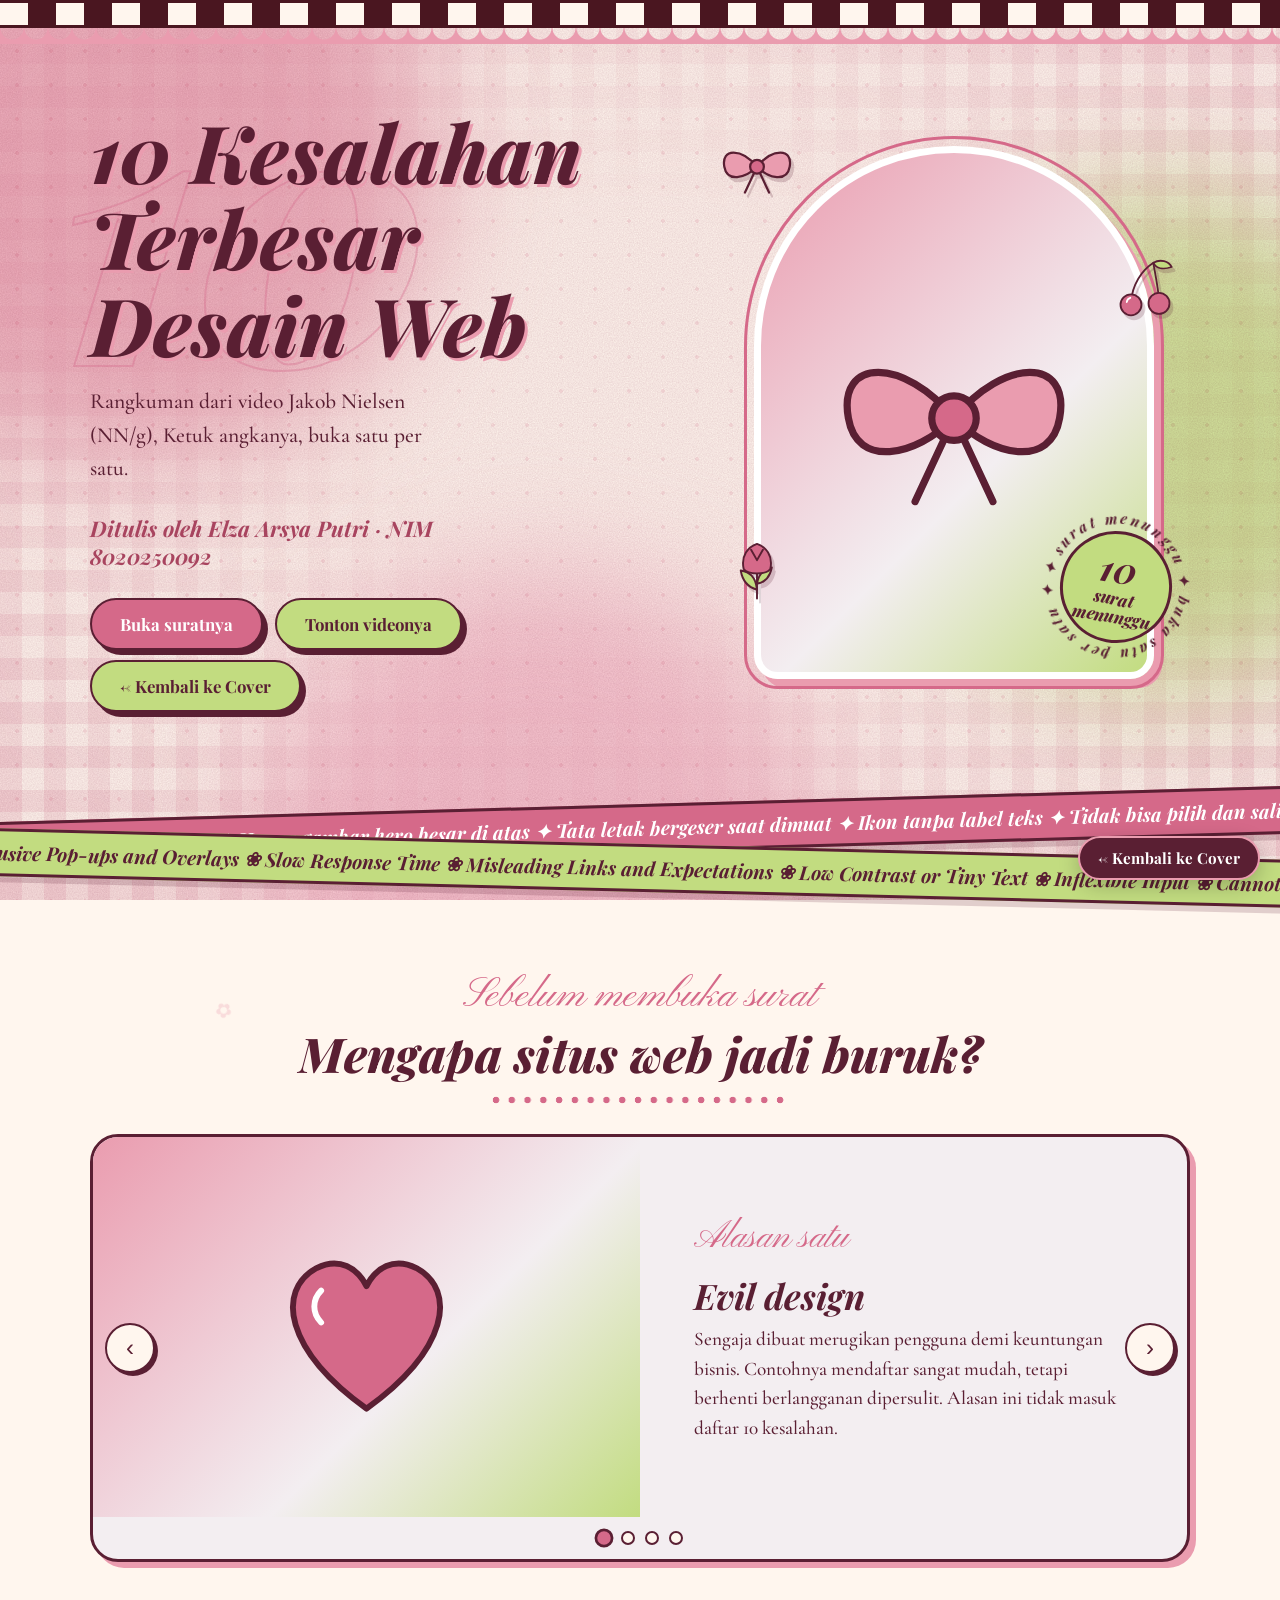
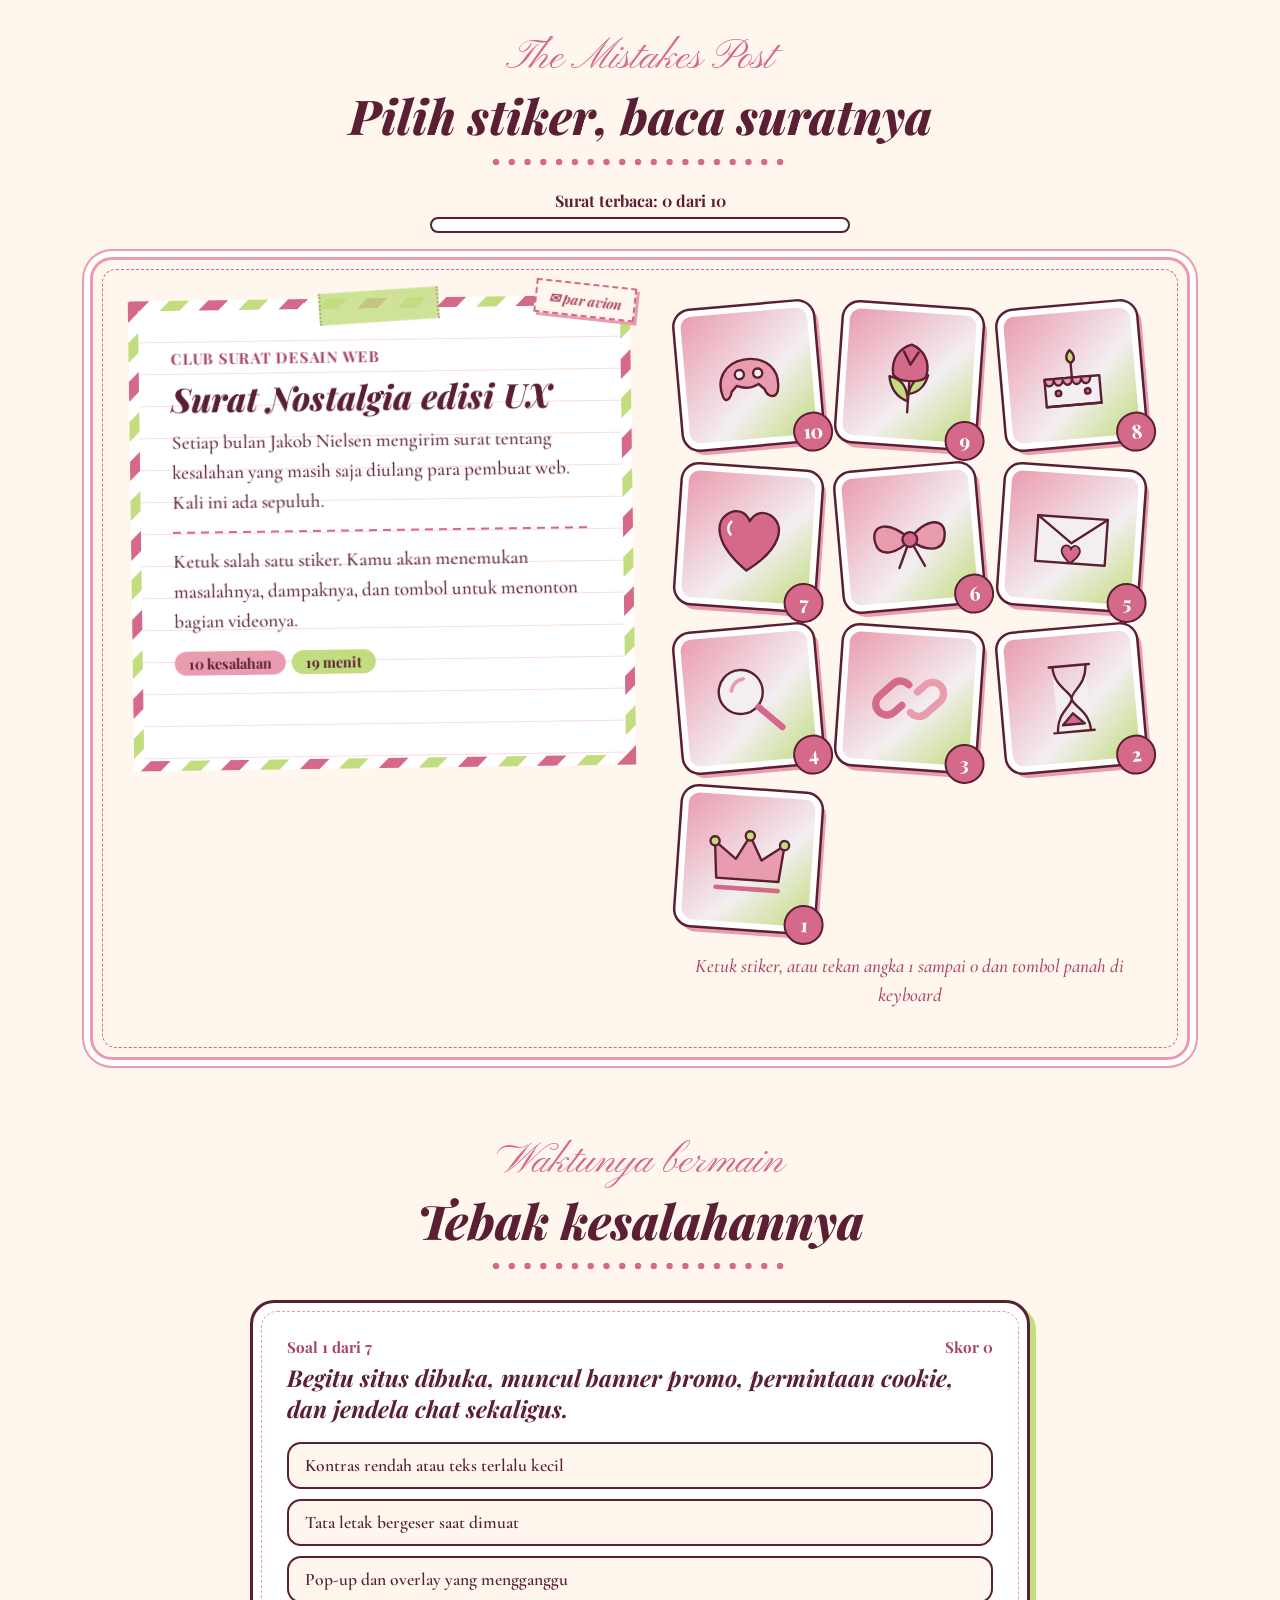
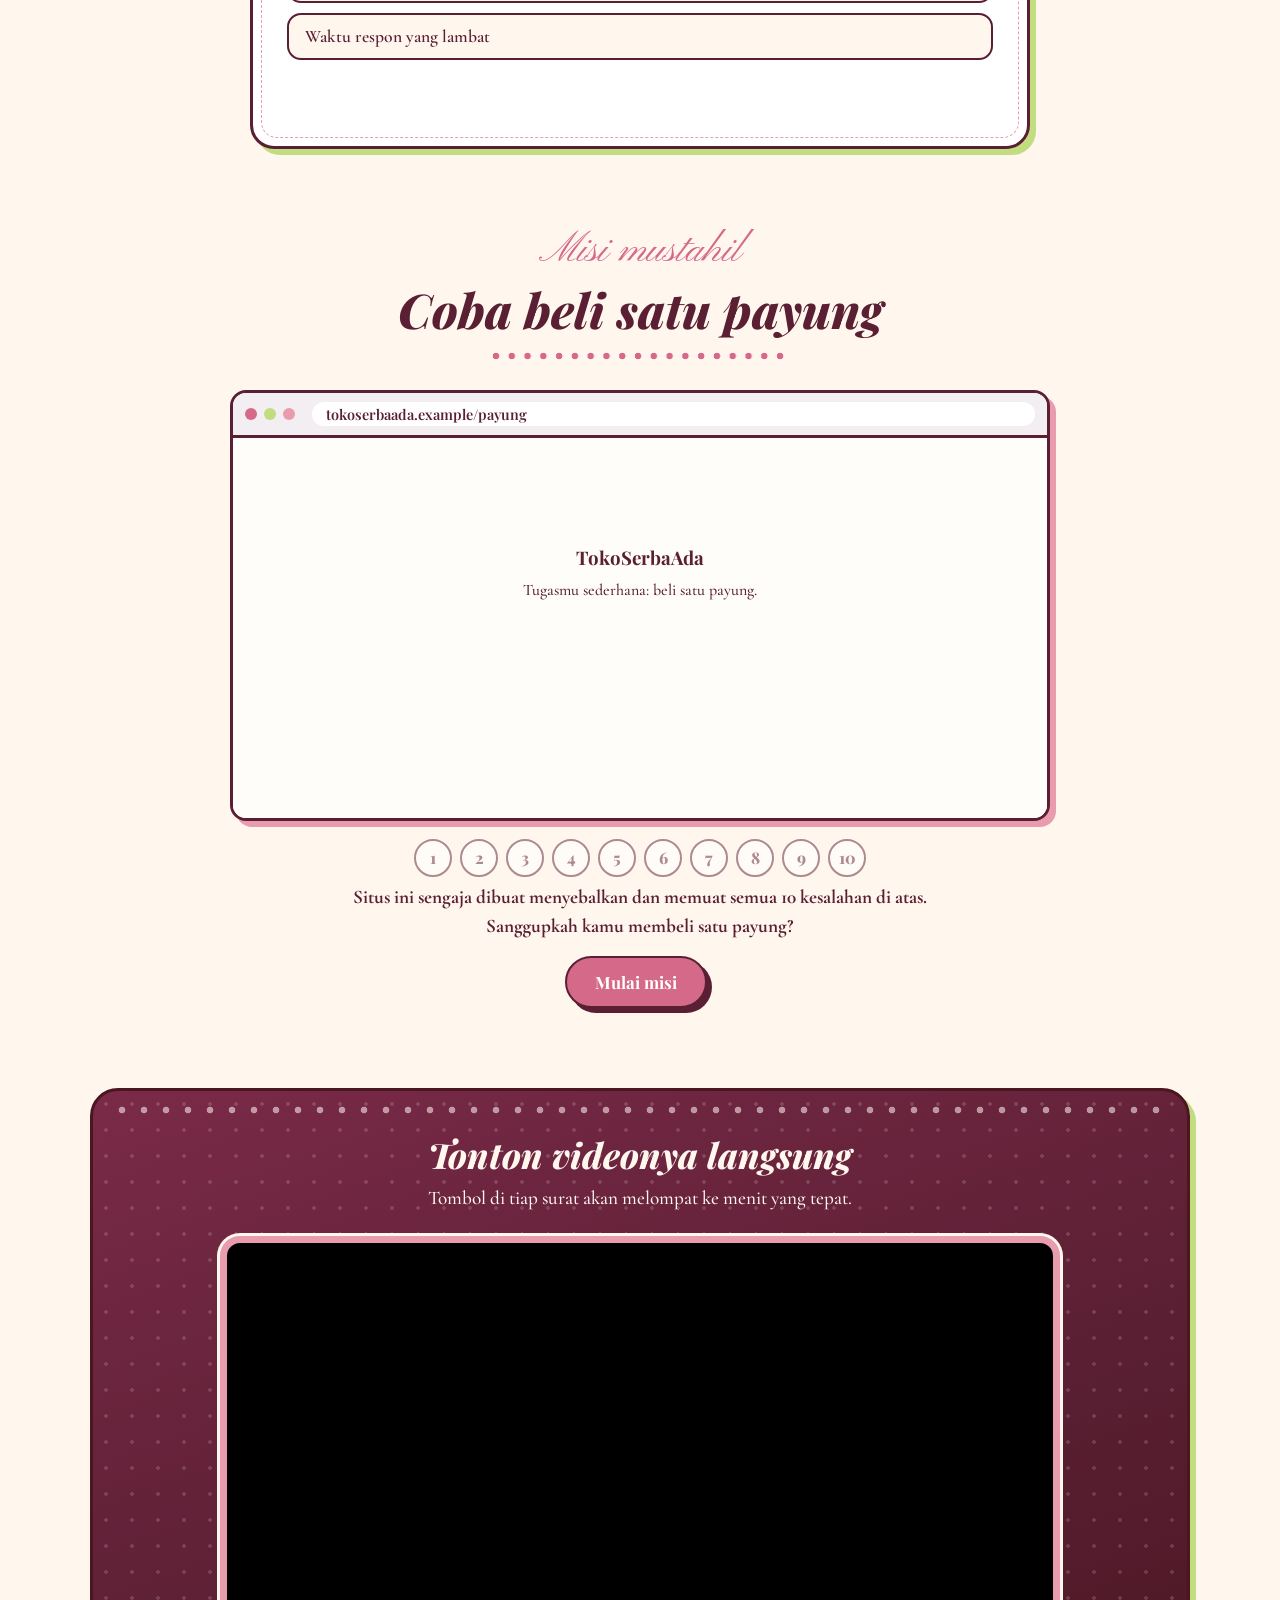
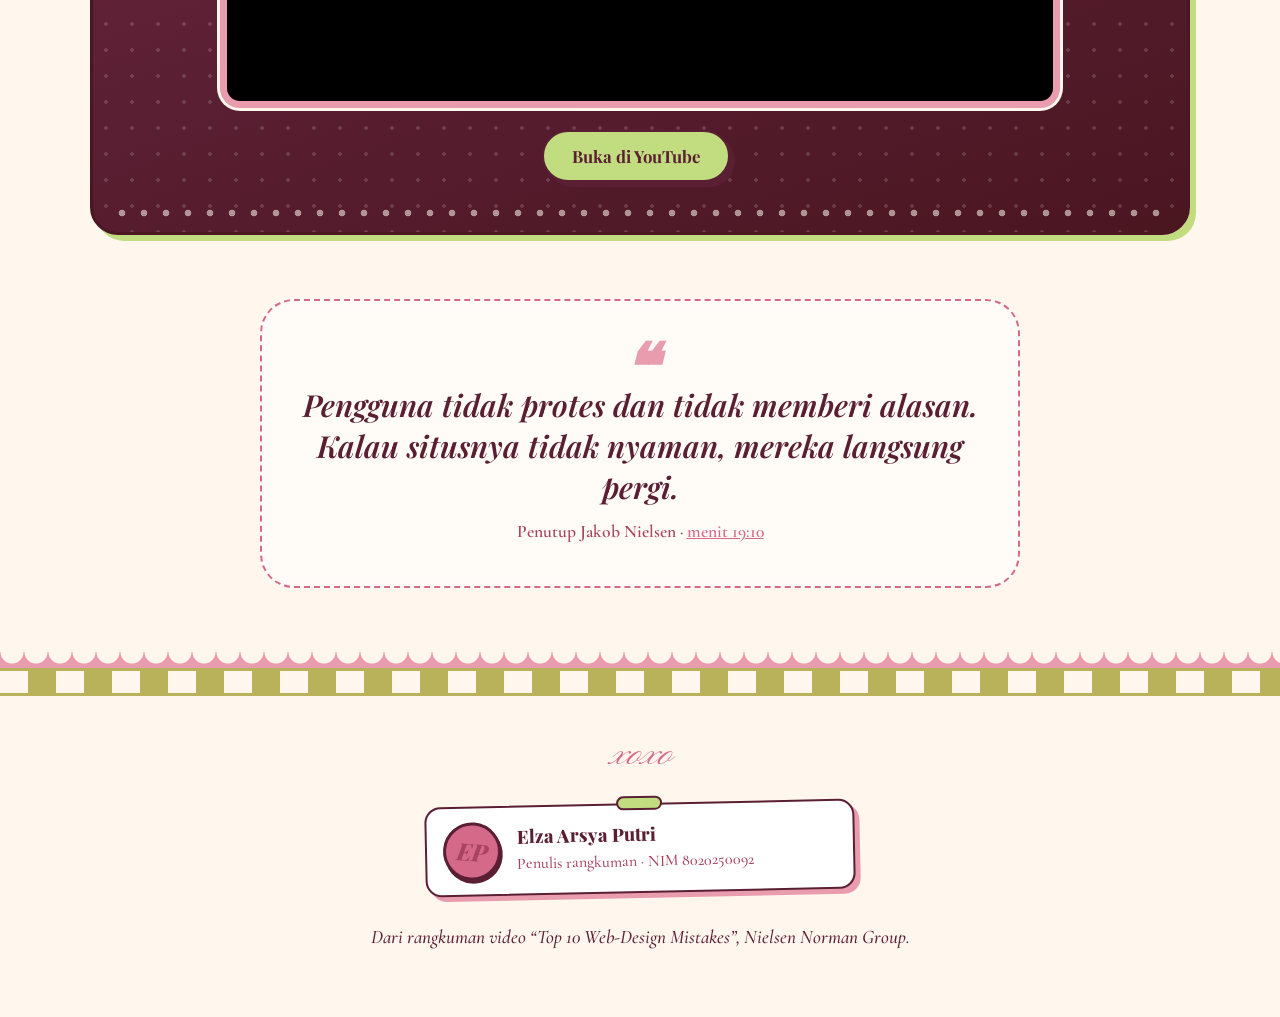
<file: tugas1.html>
<!DOCTYPE html>
<html lang="id">
<head>
<meta charset="utf-8">
<meta name="viewport" content="width=device-width, initial-scale=1, viewport-fit=cover">
<title>The Nostalgia Post · 10 Kesalahan Desain Web</title>
<link href="https://fonts.googleapis.com/css2?family=Playfair+Display:ital,wght@0,600;0,800;1,600;1,800&family=Pinyon+Script&family=Cormorant+Garamond:ital,wght@0,500;0,700;1,500&display=swap" rel="stylesheet">
<style>
:root{--sorbet:#C2DC80;--petal:#EA9CAF;--orchid:#D56989;--lilac:#F3EEF1;--cream:#FFF6EE;--wine:#5A1F33;--deep:#A8445F;--choc:#4a1620;
--script:'Pinyon Script',cursive;--serif:'Playfair Display',Georgia,serif;--body:'Cormorant Garamond',Georgia,serif;
color-scheme:light;padding-top:env(safe-area-inset-top,0px);padding-bottom:env(safe-area-inset-bottom,0px)}
*,*::before,*::after{box-sizing:border-box;margin:0}
html{scroll-behavior:smooth;scroll-padding-top:env(safe-area-inset-top,0px)}
body{background:var(--cream);color:var(--wine);font:500 1.2rem/1.55 var(--body);overflow-x:hidden}
h1,h2,h3{font-family:var(--serif);line-height:1.08}
.script{font-family:var(--script);color:var(--orchid);font-weight:400}
.wrap{max-width:1140px;margin:auto;padding:0 20px}
.check{height:28px;background:repeating-conic-gradient(var(--choc) 0 25%,var(--cream) 0 50%) 0 0/56px 56px;border-block:3px solid var(--choc)}
.check.olive{background:repeating-conic-gradient(#b9b25a 0 25%,var(--cream) 0 50%) 0 0/56px 56px;border-color:#b9b25a}
.scallop{height:16px;background:radial-gradient(circle at 12px 0,transparent 11px,var(--petal) 12px) 0 0/24px 16px repeat-x}
.marq{background:var(--orchid);color:#fff;overflow:hidden;white-space:nowrap;border-block:3px solid var(--wine);font:italic 700 1.2rem var(--serif);padding:8px 0}
.marq div{display:inline-block;animation:mq 32s linear infinite}
@keyframes mq{to{transform:translateX(-50%)}}

.bg{position:fixed;inset:0;z-index:-1;overflow:hidden;background:var(--cream)}
.bg i{position:absolute;border-radius:50%;filter:blur(60px);opacity:.75;animation:drift 20s ease-in-out infinite alternate}
.bg i:nth-child(1){width:46vw;height:46vw;left:-12vw;top:-10vw;background:var(--petal)}
.bg i:nth-child(2){width:38vw;height:38vw;right:-10vw;top:22vh;background:var(--sorbet);animation-delay:-7s}
.bg i:nth-child(3){width:44vw;height:44vw;left:20vw;bottom:-18vw;background:#f4b6c6;animation-delay:-13s}
@keyframes drift{to{transform:translate(7vw,5vh) scale(1.18)}}
.bg::before{content:"";position:absolute;inset:0;background:repeating-linear-gradient(0deg,rgba(213,105,137,.14) 0 22px,transparent 22px 44px),repeating-linear-gradient(90deg,rgba(213,105,137,.14) 0 22px,transparent 22px 44px);-webkit-mask-image:radial-gradient(ellipse 60% 70% at 50% 45%,transparent 30%,#000 100%);mask-image:radial-gradient(ellipse 60% 70% at 50% 45%,transparent 30%,#000 100%)}
.bg::after{content:"";position:absolute;inset:0;background:url("data:image/svg+xml;utf8,<svg xmlns='http://www.w3.org/2000/svg' width='160' height='160'><filter id='n'><feTurbulence type='fractalNoise' baseFrequency='.8' numOctaves='2' stitchTiles='stitch'/><feColorMatrix values='0 0 0 0 .35 0 0 0 0 .12 0 0 0 0 .2 0 0 0 .55 0'/></filter><rect width='100%25' height='100%25' filter='url(%23n)'/></svg>") 0 0/160px,radial-gradient(rgba(213,105,137,.4) 1.6px,transparent 2px) 0 0/34px 34px;opacity:.45;mix-blend-mode:multiply}

.pic{position:relative;overflow:hidden;background:linear-gradient(135deg,var(--petal),var(--lilac) 60%,var(--sorbet))}
.pic svg,.pic img{position:absolute;inset:0;width:100%;height:100%}
.pic img{object-fit:cover}
.pic svg{padding:14%}

.hero{display:grid;grid-template-columns:1.1fr .9fr;gap:50px;align-items:center;padding:60px 0 50px;position:relative}
.hero::before{content:"10";position:absolute;left:-3%;top:-2%;font:italic 800 clamp(11rem,30vw,23rem)/1 var(--serif);color:transparent;-webkit-text-stroke:2px rgba(213,105,137,.35);z-index:-1;pointer-events:none}
.hero .script{font-size:clamp(2.2rem,5vw,3.3rem);display:block}
.hero h1{font-size:clamp(2.6rem,6.4vw,5rem);font-style:italic;font-weight:800;margin:4px 0;text-shadow:3px 3px 0 var(--petal)}
.hero p{max-width:36ch;margin:18px 0 28px;font-size:1.35rem}
.by{font:italic 700 1.05rem var(--serif);color:var(--deep);margin:-10px 0 22px}
.btn{display:inline-block;background:var(--orchid);color:#fff;font:700 1.05rem var(--serif);padding:13px 28px;border-radius:40px;border:2.5px solid var(--wine);text-decoration:none;cursor:pointer;box-shadow:5px 5px 0 var(--wine);transition:.15s;margin:0 8px 10px 0}
.btn:hover{transform:translate(3px,3px);box-shadow:2px 2px 0 var(--wine)}
.btn.alt{background:var(--sorbet);color:var(--wine)}
.aw{position:relative;justify-self:center;width:min(100%,400px)}
.arch{aspect-ratio:3/4;border-radius:220px 220px 26px 26px;border:7px solid #fff;outline:3px solid var(--orchid);outline-offset:7px;box-shadow:8px 9px 0 var(--petal);transition:transform .25s ease-out}
.fl{position:absolute;width:86px;animation:bob 5s ease-in-out infinite;filter:drop-shadow(3px 4px 0 rgba(90,31,51,.2));z-index:3}
@keyframes bob{50%{transform:translateY(-6px) rotate(3deg)}}
.badge{position:absolute;right:-18px;bottom:36px;z-index:4;width:112px;height:112px;border-radius:50%;background:var(--sorbet);border:3px solid var(--wine);display:grid;place-items:center;text-align:center;font:italic 800 1.05rem/1.1 var(--serif);transform:rotate(10deg)}
.badge b{font-size:2.3rem;display:block}
.ring{position:absolute;inset:-26px;width:calc(100% + 52px);height:calc(100% + 52px);animation:rot 16s linear infinite;overflow:visible}
.ring text{font:italic 700 11px var(--serif);fill:var(--wine)}
@keyframes rot{to{transform:rotate(360deg)}}

.ribbons{margin:6px calc(50% - 50vw) 0;padding:26px 0 8px;position:relative;z-index:2}
.ribbons .marq{transform:rotate(-1.6deg);margin:0 -3vw;box-shadow:0 6px 0 rgba(90,31,51,.18)}
.ribbons .marq.olive{background:var(--sorbet);color:var(--wine);transform:rotate(1.4deg);margin-top:-8px}
.ribbons .marq.olive div{animation-direction:reverse}

.sec-title{text-align:center;margin:64px 0 28px}
.sec-title .script{font-size:2.6rem;display:block}
.sec-title h2{font-size:clamp(1.9rem,4.4vw,3rem);font-style:italic;font-weight:800}
.sec-title h2::after{content:"";display:block;height:12px;width:min(300px,70%);margin:14px auto 0;background:radial-gradient(circle at 6px 6px,var(--orchid) 3px,transparent 3.6px) 0 0/16px 12px;background-repeat:round no-repeat}

.car{position:relative;background:var(--lilac);border:3px solid var(--wine);border-radius:28px;box-shadow:6px 6px 0 var(--petal);overflow:hidden}
.track{display:flex;transition:transform .8s cubic-bezier(.7,0,.2,1)}
.slide{min-width:100%;display:grid;grid-template-columns:1fr 1fr;min-height:380px}
.slide .pic{min-height:260px}
.slide .tx{padding:40px 54px;display:flex;flex-direction:column;justify-content:center;gap:10px}
.slide .script{font-size:2.3rem}.slide h3{font-size:2.2rem;font-style:italic}
.cbtn{position:absolute;top:50%;transform:translateY(-50%);width:50px;height:50px;border-radius:50%;border:2.5px solid var(--wine);background:var(--cream);color:var(--wine);font-size:1.5rem;cursor:pointer;z-index:4;box-shadow:3px 3px 0 var(--wine)}
.cbtn:hover{background:var(--sorbet)}.prev{left:12px}.next{right:12px}
.dots{display:flex;gap:10px;justify-content:center;padding:14px}
.dots button{width:14px;height:14px;border-radius:50%;border:2px solid var(--wine);background:var(--cream);cursor:pointer;padding:0}
.dots button.on{background:var(--orchid);transform:scale(1.35)}

.prog{max-width:420px;margin:-6px auto 24px;text-align:center;font:700 1rem var(--serif)}
.bar{height:16px;border:2.5px solid var(--wine);border-radius:20px;background:#fff;margin-top:6px;overflow:hidden}
.bar i{display:block;height:100%;width:0;background:repeating-linear-gradient(45deg,var(--orchid) 0 10px,var(--petal) 10px 20px);transition:width .5s}
.post{display:grid;grid-template-columns:1.05fr 1fr;gap:38px;align-items:start;background:var(--cream);border:3px solid var(--petal);border-radius:22px;padding:38px;position:relative;box-shadow:0 0 0 6px #fff,0 0 0 8px var(--petal)}
.post::before{content:"";position:absolute;inset:9px;border:1.5px dashed var(--orchid);border-radius:14px;pointer-events:none}
.letter{background:#fff repeating-linear-gradient(transparent 0 31px,rgba(234,156,175,.35) 31px 32px);border:10px solid transparent;border-image:repeating-linear-gradient(-45deg,var(--orchid) 0 14px,#fff 14px 28px,var(--sorbet) 28px 42px,#fff 42px 56px) 10;padding:34px 32px 30px;position:relative;min-height:470px;transform:rotate(-.8deg)}
.letter::after{content:"✉ par avion";position:absolute;right:-16px;top:-22px;z-index:2;background:var(--cream);border:2px dashed var(--orchid);color:var(--deep);font:italic 700 .85rem var(--serif);padding:6px 12px;transform:rotate(7deg);box-shadow:3px 3px 0 var(--petal)}
.tape{position:absolute;top:-18px;left:50%;width:120px;height:32px;background:rgba(194,220,128,.8);transform:translateX(-50%) rotate(-3deg);border-inline:2px dotted rgba(90,31,51,.3)}
.letter small{font:700 .95rem var(--serif);color:var(--deep);letter-spacing:.05em}
.letter h3{font-size:2.1rem;font-style:italic;margin:6px 0 12px;font-weight:800}
.letter p{margin-bottom:12px}
.tag{display:inline-block;background:var(--petal);padding:2px 14px;border-radius:20px;font:700 .9rem var(--serif);margin:0 6px 10px 0}
.tag.g{background:var(--sorbet)}
.lh{display:flex;gap:18px;align-items:center;margin-bottom:10px}.lh h3{margin:2px 0 0}.seal{flex:none;width:68px;height:68px;border-radius:50%;background:var(--orchid);border:3px solid var(--wine);color:#fff;font:italic 800 2rem/62px var(--serif);text-align:center;box-shadow:2px 3px 0 var(--wine);transform:rotate(6deg)}
.fade{animation:pop .55s cubic-bezier(.2,1.4,.4,1)}
@keyframes pop{from{opacity:0;transform:perspective(900px) rotateX(-60deg) translateY(24px);transform-origin:50% 0}}
.rule{height:2px;background:repeating-linear-gradient(90deg,var(--orchid) 0 8px,transparent 8px 14px);margin:14px 0}
.stickers{display:grid;grid-template-columns:repeat(auto-fit,minmax(118px,1fr));gap:22px;padding:8px}
.st{position:relative;aspect-ratio:1;border:0;background:#fff;padding:6px;box-shadow:0 0 0 2.5px var(--wine),5px 6px 0 var(--petal);cursor:pointer;transition:transform .25s;border-radius:16px}
.st:nth-child(odd){transform:rotate(-5deg)}.st:nth-child(even){transform:rotate(4deg)}
.st:hover,.st:focus-visible{transform:rotate(0) scale(1.12);z-index:3;outline:3px solid var(--sorbet)}
.st .pic{width:100%;height:100%;border-radius:11px}
.st b{position:absolute;right:-10px;bottom:-12px;min-width:40px;height:40px;border-radius:50%;background:var(--orchid);color:#fff;border:2.5px solid var(--wine);font:800 1.2rem/35px var(--serif);text-align:center;z-index:2}
.st.on{box-shadow:0 0 0 4px var(--orchid),6px 7px 0 var(--sorbet);transform:rotate(0) scale(1.1)}
.st.rd b{background:var(--sorbet);color:var(--wine)}
.st.rd::after{content:"♡";position:absolute;left:-8px;top:-12px;font-size:1.6rem;color:var(--orchid);z-index:2}
.hint{grid-column:1/-1;text-align:center;font-style:italic;color:var(--deep)}

.acts{margin-top:6px}
.nav{display:flex;justify-content:space-between;gap:10px;margin-top:6px;border-top:2px dotted var(--petal);padding-top:10px}
.nav button{background:none;border:0;font:700 1rem var(--serif);color:var(--deep);cursor:pointer;padding:4px 2px}
.nav button:hover{color:var(--wine);text-decoration:underline}
.demo{background:var(--lilac);border:2px dashed var(--orchid);border-radius:14px;padding:14px 16px;margin:6px 0 14px}
.demo p{margin:0 0 10px}
.demo .lo{color:#d3cace;font-size:11px;background:#fff;padding:8px;border-radius:8px}
.demo.fix .lo{color:var(--wine);font-size:19px;font-weight:700}
.ic{display:flex;gap:18px;margin-bottom:10px}
.ic span{display:flex;flex-direction:column;align-items:center;width:62px}
.ic svg{width:44px;height:44px}
.ic small{display:none;font:700 .8rem var(--serif);color:var(--wine)}
.demo.fix .ic small{display:block}
.demo .btn{padding:7px 18px;font-size:.9rem;box-shadow:3px 3px 0 var(--wine);margin:0}

.quiz,.certc{max-width:780px;margin:auto;background:#fff;border:3px solid var(--wine);border-radius:24px;padding:34px;box-shadow:6px 6px 0 var(--sorbet);position:relative}
.quiz::before{content:"";position:absolute;inset:8px;border:1.5px dashed var(--petal);border-radius:16px;pointer-events:none}
.quiz .q{font:700 1.45rem/1.3 var(--serif);font-style:italic;margin:6px 0 18px}
.quiz .meta{display:flex;justify-content:space-between;font:700 .95rem var(--serif);color:var(--deep)}
.opts{display:grid;gap:10px}
.opts button{text-align:left;background:var(--cream);border:2px solid var(--wine);border-radius:14px;padding:11px 16px;font:600 1.1rem var(--body);color:var(--wine);cursor:pointer;transition:.15s}
.opts button:hover:not(:disabled){background:var(--lilac);transform:translateX(4px)}
.opts button.ok{background:var(--sorbet)}.opts button.no{background:var(--petal)}
.fb{min-height:1.6em;margin:14px 0 8px;font-weight:700}
.end{text-align:center;padding:10px 0}.end h3{font:italic 800 2.2rem var(--serif)}
.certc{text-align:center;border-style:double;border-width:7px;border-color:var(--orchid);background:var(--cream)}
.certc input{font:600 1.2rem var(--body);color:var(--wine);text-align:center;border:0;border-bottom:2.5px dashed var(--orchid);background:transparent;padding:6px;width:min(100%,360px);margin:10px 0 16px}
.certc h3{font:italic 800 2rem var(--serif)}
.certc .nm{font:400 clamp(2.2rem,7vw,3.4rem) var(--script);color:var(--orchid);min-height:1.3em}

.win{max-width:820px;margin:auto;border:3px solid var(--wine);border-radius:16px;overflow:hidden;background:#fff;box-shadow:6px 6px 0 var(--petal)}
.wbar{display:flex;gap:7px;align-items:center;background:var(--lilac);padding:9px 12px;border-bottom:3px solid var(--wine)}
.wbar i{width:12px;height:12px;border-radius:50%;background:var(--orchid)}.wbar i:nth-child(2){background:var(--sorbet)}.wbar i:nth-child(3){background:var(--petal)}
.wbar span{margin-left:10px;flex:1;background:#fff;border-radius:20px;padding:2px 14px;font:600 .9rem var(--serif);overflow:hidden;white-space:nowrap;text-overflow:ellipsis}
.wbw{position:relative}
.wbody{height:380px;overflow:auto;font:500 1rem var(--body);background:#fffdf9}
#hov{position:absolute;inset:0;pointer-events:none;z-index:5}
.ov{position:absolute;pointer-events:auto;background:#fff;border:2.5px solid var(--wine);border-radius:12px;padding:14px 18px;box-shadow:4px 4px 0 var(--wine);max-width:290px}
.ov .x{position:absolute;right:3px;top:0;font-size:9px;cursor:pointer;color:#999;border:0;background:none;padding:0}
.chips{display:flex;flex-wrap:wrap;gap:8px;justify-content:center;margin:18px 0 6px}
.chips b{width:38px;height:38px;border-radius:50%;border:2.5px solid var(--wine);display:grid;place-items:center;font:800 1rem var(--serif);background:#fff;opacity:.5;transition:.3s}
.chips b.on{background:var(--orchid);color:#fff;opacity:1;transform:scale(1.15) rotate(-6deg)}
#hm{text-align:center;font-weight:700;min-height:3.4em;max-width:640px;margin:0 auto 8px}
.hero9{display:grid;place-items:center;text-align:center;background:linear-gradient(135deg,var(--petal),var(--lilac) 60%,var(--sorbet));padding:20px}
.hero9 h4{font:italic 800 clamp(2rem,6vw,3.4rem)/1.1 var(--serif)}
.hn{display:flex;justify-content:space-between;align-items:center;padding:10px 14px;border-bottom:2px solid var(--lilac)}.hn b{font:800 1.1rem var(--serif)}.hn span{font-size:1.8rem;cursor:pointer}
.pd{padding:18px;display:grid;gap:12px}
.pr{font-size:10px;color:#e4dde0}
.ic3{display:flex;gap:22px;justify-content:center;padding:10px}.ic3 button{background:none;border:2px dashed var(--orchid);border-radius:14px;padding:6px;cursor:pointer}.ic3 svg{width:54px;height:54px;display:block}
.nosel{user-select:none;-webkit-user-select:none}
.ad{background:linear-gradient(90deg,#ffe36e,#ff9ec0);padding:26px;text-align:center;font:800 1.3rem var(--serif);cursor:pointer}
.spin{width:54px;height:54px;border:6px solid var(--petal);border-top-color:var(--orchid);border-radius:50%;animation:rot 1s linear infinite;margin:auto}

.vid{color:var(--cream);border-radius:28px;padding:40px;border:3px solid var(--choc);box-shadow:6px 6px 0 var(--sorbet);text-align:center;position:relative;background:radial-gradient(rgba(243,238,241,.16) 1.6px,transparent 2px) 0 0/26px 26px,linear-gradient(160deg,#7a2a47,var(--wine) 55%,var(--choc))}
.vid::before,.vid::after{content:"";position:absolute;left:22px;right:22px;height:10px;background:radial-gradient(circle at 7px 5px,var(--cream) 0 3.2px,transparent 3.6px) 0 0/22px 10px repeat-x;opacity:.55}
.vid::before{top:14px}.vid::after{bottom:14px}
.vid h2{font:italic 800 2.2rem var(--serif);margin-bottom:6px}
.frame{aspect-ratio:16/9;max-width:840px;margin:22px auto;border:7px solid var(--petal);border-radius:20px;overflow:hidden;background:#000;box-shadow:0 0 0 3px var(--cream)}
.frame iframe{width:100%;height:100%;border:0}
.quote{margin:64px auto;max-width:760px;text-align:center;font:italic 600 1.9rem/1.35 var(--serif);position:relative;padding:44px 34px;background:rgba(255,255,255,.55);-webkit-backdrop-filter:blur(6px);backdrop-filter:blur(6px);border:2.5px dashed var(--orchid);border-radius:34px}
.quote::before{content:"❝";display:block;font-size:4rem;color:var(--petal);line-height:.6}
.quote cite{display:block;margin-top:14px;font:600 1.1rem var(--body);color:var(--deep)}
.idc{display:flex;align-items:center;gap:16px;max-width:430px;margin:18px auto 0;padding:14px 22px 14px 16px;background:#fff;border:2.5px solid var(--wine);border-radius:16px;box-shadow:5px 5px 0 var(--petal);text-align:left;font-style:normal;transform:rotate(-1.2deg);position:relative}
.idc::before{content:"";position:absolute;left:50%;top:-9px;width:46px;height:14px;background:var(--sorbet);border:2px solid var(--wine);border-radius:8px;transform:translateX(-50%)}
.idc .seal{width:58px;height:58px;line-height:52px;font-size:1.5rem}
.idc b{display:block;font:800 1.15rem var(--serif);color:var(--wine)}
.idc span{font-size:1rem;color:var(--deep)}
footer{text-align:center;padding:30px 20px 64px;font-style:italic}
.fx{position:fixed;pointer-events:none;z-index:99;animation:up 1.1s ease-out forwards;font-size:1.4rem}
@keyframes up{to{transform:translate(var(--dx),-90px) rotate(40deg);opacity:0}}
.petal{position:fixed;top:-40px;pointer-events:none;z-index:50;animation:fall linear forwards}
@keyframes fall{to{transform:translate(80px,115vh) rotate(400deg);opacity:.3}}
.back-cover{position:fixed;bottom:20px;right:20px;z-index:999;background:var(--wine);color:#fff;padding:10px 18px;border-radius:999px;border:2px solid var(--petal);font:700 .95rem var(--serif);text-decoration:none;box-shadow:0 6px 20px rgba(0,0,0,.22)}
@media(max-width:820px){.seal{width:56px;height:56px;line-height:50px;font-size:1.7rem}.hero,.post,.slide{grid-template-columns:1fr}.slide .tx{padding:26px}.post{padding:22px 14px}.letter{padding:26px 18px}.vid{padding:24px 14px}.badge{right:-6px;width:92px;height:92px}}
@media(prefers-reduced-motion:reduce){*{animation:none!important;transition:none!important}}
</style>
</head>
<body>
<div class="bg" aria-hidden="true"><i></i><i></i><i></i></div>
<div class="check"></div>
<div class="scallop"></div>

<div class="wrap">
<header class="hero">
  <div>
    <span class="script"></span>
    <h1>10 Kesalahan Terbesar Desain Web</h1>
    <p>Rangkuman dari video Jakob Nielsen (NN/g), Ketuk angkanya, buka satu per satu.</p>
    <p class="by">Ditulis oleh Elza Arsya Putri · NIM 8020250092</p>
    <a class="btn" href="#post">Buka suratnya</a>
    <a class="btn alt" href="#video">Tonton videonya</a>
    <a class="btn alt" href="index.html">← Kembali ke Cover</a>
  </div>
  <div class="aw">
    <div class="pic arch" id="heroPic"></div>
    <div class="fl" style="left:-40px;top:-24px" data-i="bow"></div>
    <div class="fl" style="right:-26px;top:20%;animation-delay:1s;width:70px" data-i="cherry"></div>
    <div class="fl" style="left:-34px;bottom:12%;animation-delay:2s;width:74px" data-i="tulip"></div>
    <div class="badge"><svg class="ring" viewBox="0 0 120 120" aria-hidden="true"><defs><path id="rp" d="M60 60m-48 0a48 48 0 1 1 96 0a48 48 0 1 1-96 0"/></defs><text><textPath href="#rp" textLength="294">✦ surat menunggu ✦ buka satu per satu ✦ </textPath></text></svg><div><b>10</b>surat<br>menunggu</div></div>
  </div>
</header>
<div class="ribbons" aria-hidden="true"><div class="marq"><div id="mq1"></div></div><div class="marq olive"><div id="mq2"></div></div></div>

<section>
  <div class="sec-title"><span class="script">Sebelum membuka surat</span><h2>Mengapa situs web jadi buruk?</h2></div>
  <div class="car" id="car"><div class="track" id="track"></div>
    <button class="cbtn prev" aria-label="Sebelumnya">‹</button><button class="cbtn next" aria-label="Berikutnya">›</button>
    <div class="dots" id="dots"></div></div>
</section>

<section id="post">
  <div class="sec-title"><span class="script">The Mistakes Post</span><h2>Pilih stiker, baca suratnya</h2></div>
  <div class="prog"><span id="pt">Surat terbaca: 0 dari 10</span><div class="bar"><i id="pb"></i></div></div>
  <div class="post"><article class="letter" id="letter" aria-live="polite"></article><div class="stickers" id="stickers"></div></div>
</section>

<section id="certs" style="margin-top:70px" hidden>
  <div class="certc"><span class="script" style="font-size:2.2rem">Semua surat sudah terbaca</span><h3>Sertifikat pembaca setia</h3><p>Tulis namamu untuk mencetak sertifikatnya.</p><input id="cn" maxlength="40" placeholder="Namamu" aria-label="Namamu"><div class="nm" id="cnm"></div><p>telah membaca 10 kesalahan terbesar desain web.</p><div class="rule"></div><p><b>Elza Arsya Putri</b><br>Penulis · NIM 8020250092</p></div>
</section>

<section id="kuis" style="margin-top:70px">
  <div class="sec-title"><span class="script">Waktunya bermain</span><h2>Tebak kesalahannya</h2></div>
  <div class="quiz" id="qz"></div>
</section>

<section id="audit" style="margin-top:70px">
  <div class="sec-title"><span class="script">Misi mustahil</span><h2>Coba beli satu payung</h2></div>
  <div class="win"><div class="wbar"><i></i><i></i><i></i><span>tokoserbaada.example/payung</span></div><div class="wbw"><div class="wbody" id="hb"><div class="pd" style="text-align:center;padding-top:110px"><h3>TokoSerbaAda</h3><p>Tugasmu sederhana: beli satu payung.</p></div></div><div id="hov"></div></div></div><div class="chips" id="hc"></div><p id="hm" aria-live="polite">Situs ini sengaja dibuat menyebalkan dan memuat semua 10 kesalahan di atas. Sanggupkah kamu membeli satu payung?</p><div style="text-align:center"><button class="btn" id="hs">Mulai misi</button></div>
</section>

<section id="video" style="margin-top:70px">
  <div class="vid"><h2>Tonton videonya langsung</h2>
    <p>Tombol di tiap surat akan melompat ke menit yang tepat.</p>
    <div class="frame"><iframe id="yt" src="https://www.youtube.com/embed/VGxze7xMYJs" title="Top 10 Web-Design Mistakes" allow="autoplay; encrypted-media; picture-in-picture; fullscreen" allowfullscreen referrerpolicy="strict-origin-when-cross-origin"></iframe></div>
    <a class="btn alt" href="https://www.youtube.com/watch?v=VGxze7xMYJs" target="_blank" rel="noopener">Buka di YouTube</a></div>
</section>

<blockquote class="quote">Pengguna tidak protes dan tidak memberi alasan. Kalau situsnya tidak nyaman, mereka langsung pergi.
  <cite>Penutup Jakob Nielsen · <a href="https://www.youtube.com/watch?v=VGxze7xMYJs&t=1150" target="_blank" rel="noopener" style="color:var(--orchid)">menit 19:10</a></cite></blockquote>
</div>

<div class="scallop"></div><div class="check olive"></div>
<footer><span class="script" style="font-size:2.4rem">xoxo</span><div class="idc"><span class="seal">EP</span><div><b>Elza Arsya Putri</b><span>Penulis rangkuman · NIM 8020250092</span></div></div><br>Dari rangkuman video “Top 10 Web-Design Mistakes”, Nielsen Norman Group.</footer>

<a class="back-cover" href="index.html">← Kembali ke Cover</a>

<script>
const P='#EA9CAF',O='#D56989',S='#C2DC80',L='#F3EEF1',W='#5A1F33';
const sv=b=>`<svg viewBox="0 0 100 100" fill="none" stroke="${W}" stroke-width="2.6" stroke-linejoin="round" stroke-linecap="round">${b}</svg>`;
const I={
bow:sv(`<path d="M50 52C32 30 8 30 12 52c3 18 24 14 38 0zM50 52c18-22 42-22 38 0-3 18-24 14-38 0z" fill="${P}"/><path d="M50 52L36 82M50 52l14 30" fill="none"/><circle cx="50" cy="52" r="8" fill="${O}"/>`),
cherry:sv(`<path d="M30 70C32 45 45 25 62 14M70 66C68 44 64 28 62 14" /><path d="M62 14c10-6 22-2 26 6-12 4-22 2-26-6z" fill="${S}"/><circle cx="30" cy="74" r="15" fill="${O}"/><circle cx="70" cy="72" r="15" fill="${O}"/><path d="M24 70a7 7 0 0 1 5-6" stroke="#fff"/>`),
tulip:sv(`<path d="M50 90V52" /><path d="M50 78c-14-4-20-14-22-26 12 2 20 8 22 26zM50 70c12-2 18-12 20-22-10 2-18 8-20 22z" fill="${S}"/><path d="M32 50c-4-18 6-30 18-34 12 4 22 16 18 34-6 8-30 8-36 0z" fill="${O}"/><path d="M42 24l8 14 8-14"/>`),
cake:sv(`<path d="M20 52h60v30H20z" fill="${L}"/><path d="M20 52c0 10 10 10 10 0 0 10 10 10 10 0 0 10 10 10 10 0 0 10 10 10 10 0 0 10 10 10 10 0z" fill="${P}"/><path d="M20 82h60" /><path d="M50 52V36" /><path d="M50 22c6 6 5 12 0 14-5-2-6-8 0-14z" fill="${S}"/><circle cx="34" cy="68" r="3" fill="${O}"/><circle cx="66" cy="68" r="3" fill="${O}"/>`),
phone:sv(`<path d="M20 70c-6-20 6-36 26-38 24-2 40 14 34 38-4 8-12 4-14-4l-6-6c-8 4-16 4-24 0l-6 6c-2 8-8 12-10 4z" fill="${P}"/><circle cx="40" cy="48" r="5" fill="${L}"/><circle cx="60" cy="48" r="5" fill="${L}"/>`),
heart:sv(`<path d="M50 86C14 60 10 34 28 24c10-5 18 0 22 8 4-8 12-13 22-8 18 10 14 36-22 62z" fill="${O}"/><path d="M30 34c-4 4-4 10 0 14" stroke="#fff"/>`),
rose:sv(`<circle cx="50" cy="42" r="26" fill="${O}"/><path d="M50 42c-8-4-12 4-6 8 8 4 14-4 8-12-8-6-20 2-16 14 4 12 22 10 26-2" fill="none"/><path d="M50 68v22M50 80c-10-8-18-6-22-2 8 6 16 6 22 2z" fill="${S}"/>`),
lens:sv(`<circle cx="42" cy="42" r="24" fill="${L}"/><path d="M60 60l24 24" stroke-width="7" stroke="${O}"/><path d="M32 40c2-8 8-12 14-12" stroke="${P}" stroke-width="4"/>`),
link:sv(`<path d="M42 58l-8 8a12 12 0 0 1-17-17l14-14a12 12 0 0 1 17 0" fill="none" stroke="${O}" stroke-width="8"/><path d="M58 42l8-8a12 12 0 0 1 17 17L69 65a12 12 0 0 1-17 0" fill="none" stroke="${P}" stroke-width="8"/>`),
hour:sv(`<path d="M28 14h44M28 86h44M32 14c0 22 18 28 18 36S32 64 32 86M68 14c0 22-18 28-18 36s18 14 18 36" fill="${L}"/><path d="M38 78h24l-12-12z" fill="${O}"/>`),
crown:sv(`<path d="M16 72l-4-40 24 18 14-26 14 26 24-18-4 40z" fill="${P}"/><circle cx="12" cy="32" r="5" fill="${S}"/><circle cx="50" cy="24" r="5" fill="${S}"/><circle cx="88" cy="32" r="5" fill="${S}"/><path d="M16 82h68" stroke-width="5" stroke="${O}"/>`),
mail:sv(`<path d="M12 28h76v50H12z" fill="${L}"/><path d="M12 28l38 28 38-28" fill="none"/><path d="M50 78c-10-8-12-14-8-18 4-3 8 0 8 3 0-3 4-6 8-3 4 4 2 10-8 18z" fill="${O}" stroke-width="2"/>`)
};
const U=id=>`https://images.unsplash.com/photo-${id}?auto=format&fit=crop&w=700&q=70`;
const pic=(ill,id,cls='')=>`<div class="pic ${cls}">${I[ill]}${id?`<img alt="" loading="lazy" referrerpolicy="no-referrer" src="${U(id)}" onerror="this.remove()">`:''}</div>`;
document.querySelectorAll('[data-i]').forEach(e=>e.innerHTML=I[e.dataset.i]);
document.getElementById('heroPic').outerHTML=pic('bow','1490750967868-88aa4486c946','arch').replace('class="pic arch"','class="pic arch" id="heroPic"');

const R=[
["Alasan satu","Evil design","Sengaja dibuat merugikan pengguna demi keuntungan bisnis. Contohnya mendaftar sangat mudah, tetapi berhenti berlangganan dipersulit. Alasan ini tidak masuk daftar 10 kesalahan.","heart","1518895949257-7621c3c786d7"],
["Alasan dua","Stupid design","Pembuat situs tidak tahu bahwa desainnya buruk. Cara paling ampuh untuk mengetahuinya adalah mengamati pengguna sungguhan memakai situsnya.","rose","1487530811176-3780de880c2d"],
["Alasan tiga","Lazy design","Pembuat situs tahu desainnya buruk, tetapi terlalu malas memperbaikinya. Banyak kesalahan di daftar ini adalah kesalahan klasik yang terus diulang.","hour","1496062031456-07b8f162a322"],
["Akar masalahnya","Arogansi pembuat situs","Semua kesalahan berakar pada satu sikap: menganggap pengguna tidak penting dan harus menerima web sesuai keinginan pembuatnya.","crown","1522337360788-8b13dee7a37e"]];
const tr=document.getElementById('track'),dt=document.getElementById('dots');let ci=0,tm;
R.forEach((r,k)=>{tr.insertAdjacentHTML('beforeend',`<div class="slide">${pic(r[3],r[4])}<div class="tx"><span class="script">${r[0]}</span><h3>${r[1]}</h3><p>${r[2]}</p></div></div>`);
 const b=document.createElement('button');b.setAttribute('aria-label','Slide '+(k+1));b.onclick=()=>go(k,1);dt.appendChild(b)});
function go(k,u){ci=(k+R.length)%R.length;tr.style.transform=`translateX(-${ci*100}%)`;[...dt.children].forEach((d,j)=>d.classList.toggle('on',j==ci));if(u)rs()}
function rs(){clearInterval(tm);tm=setInterval(()=>go(ci+1),5500)}
document.querySelector('.prev').onclick=()=>go(ci-1,1);document.querySelector('.next').onclick=()=>go(ci+1,1);
let sx=0;const car=document.getElementById('car');
car.addEventListener('touchstart',e=>sx=e.touches[0].clientX,{passive:true});
car.addEventListener('touchend',e=>{const d=e.changedTouches[0].clientX-sx;if(Math.abs(d)>50)go(ci+(d<0?1:-1),1)});
go(0);rs();

const M=[
[10,"Desain mobile di layar besar","Mobile Design on Big Screens",214,"phone","1558636508-e0db3814bd1d","Desain untuk ponsel diperbesar begitu saja ke layar desktop.","Contohnya menu hamburger (ikon tiga garis) di desktop. Di ponsel itu wajar karena ruang sempit. Di layar besar, ikon kecil di sudut terpencil jarang dipakai karena prinsip out of sight, out of mind."],
[9,"Hanya gambar hero besar di atas","Hero Image Above the Fold",334,"tulip","1513201099705-a9746e1e201f","Halaman terbuka dan hanya menampilkan satu gambar penuh, mirip splash screen jadul.","Pengguna mengira halaman sudah utuh (illusion of completeness) dan tidak sadar bisa menggulir ke bawah untuk melihat informasi atau pilihan lain."],
[8,"Tata letak bergeser saat dimuat","Layout Shift on Page Load",403,"cake","1464349095431-e9a21285b5f3","Komponen dimuat bertahap dari berbagai layanan cloud, sehingga elemen terus bergeser naik-turun.","Pengguna yang sudah mengarahkan klik ke satu tombol malah menekan hal lain karena halaman bergeser tepat saat mereka mengeklik."],
[7,"Ikon tanpa label teks","Icons Without Labels",519,"heart","1455659817273-f96807779a8a","Ikon kecil ditampilkan tanpa keterangan.","Arti ikon sering ambigu dan berbeda di tiap situs. Pengguna takut mengeklik karena tidak tahu apakah tombol itu mengirim pesan ke ribuan orang atau melakukan pembelian mahal."],
[6,"Tidak bisa pilih dan salin-tempel","Cannot Select and Copy-Paste",594,"bow","1519378058457-4c29a0a2efac","Kesalahan koding, biasanya lewat JavaScript, yang memblokir highlight, cut, copy, dan paste.","Integrasi dasar antar-aplikasi terputus, padahal pengguna mengandalkannya untuk berbagi informasi dengan teman atau rekan kerja, atau membuat daftar perbandingan."],
[5,"Input yang tidak fleksibel","Inflexible Input",682,"mail","1563241527-3004b7be0ffd","Kolom nomor kartu kredit, identitas, kode pos, atau telepon memaksa format tertentu tanpa spasi atau tanda hubung.","Ini mengabaikan prinsip chunking (pengelompokan angka agar mudah dibaca), menyulitkan salin-tempel, dan memicu banyak kesalahan input."],
[4,"Kontras rendah atau teks terlalu kecil","Low Contrast or Tiny Text",778,"lens","1509440159596-0249088772ff","Ukuran huruf terlalu kecil atau warna dengan kontras buruk.","Ini masalah aksesibilitas terbesar di web saat ini. Bukan hanya pengguna lanjut usia, remaja pun harus menyipitkan mata atau memajukan tubuh untuk membaca."],
[3,"Tautan menyesatkan dan ekspektasi palsu","Misleading Links and Expectations",834,"link","1490750967868-88aa4486c946","Tautan atau tombol tidak memberi apa yang dijanjikan.","Dikira artikel ternyata video, atau dikira unduhan dokumen ternyata diminta mengisi formulir. Fungsi dasar hypertext, yaitu menghubungkan pengguna secara transparan, jadi rusak."],
[2,"Waktu respon yang lambat","Slow Response Time",883,"hour","1462275646964-a0e3386b89fa","Halaman lambat dimuat, sering karena terlalu banyak skrip atau komponen pihak ketiga dari berbagai cloud.","Standar kenyamanan web adalah di bawah 1 detik. Lebih dari itu pengguna terganggu, navigasi melambat, dan akhirnya mereka meninggalkan situs (bounce)."],
[1,"Pop-up dan overlay yang mengganggu","Peringkat satu · Intrusive Pop-ups and Overlays",981,"crown","1496062031456-07b8f162a322","Pop-up, banner penawaran, ajakan berlangganan buletin, persetujuan cookie (GDPR), jendela chat otomatis, hingga survei muncul bertubi-tubi begitu situs dibuka.","Semuanya menutupi konten utama. Pengguna terpaksa menutup jendela demi jendela sebelum bisa membaca atau berinteraksi."]];
let cur=-1;
const demo=n=>n==4?`<div class="demo"><p class="lo">Teks seperti ini membuat mata cepat lelah.</p><button class="btn alt" id="dm" data-t="Perbaiki kontrasnya">Perbaiki kontrasnya</button></div>`:n==7?`<div class="demo"><div class="ic"><span>${I.heart}<small>Simpan</small></span><span>${I.bow}<small>Bagikan</small></span><span>${I.link}<small>Salin tautan</small></span></div><p>Tanpa label, mana yang menyimpan dan mana yang membagikan?</p><button class="btn alt" id="dm" data-t="Tambahkan label">Tambahkan label</button></div>`:'';
function openI(i){i=(i+M.length)%M.length;stk.querySelectorAll('.st')[i].scrollIntoView({block:'nearest',behavior:'smooth'});show(M[i],stk.querySelectorAll('.st')[i])}
const stk=document.getElementById('stickers'),lt=document.getElementById('letter'),seen=new Set();
const fm=s=>Math.floor(s/60)+':'+String(s%60).padStart(2,'0');
function intro(){lt.innerHTML=`<span class="tape"></span><div class="fade"><small>CLUB SURAT DESAIN WEB</small><h3>Surat Nostalgia edisi UX</h3><p>Setiap bulan Jakob Nielsen mengirim surat tentang kesalahan yang masih saja diulang para pembuat web. Kali ini ada sepuluh.</p><div class="rule"></div><p>Ketuk salah satu stiker. Kamu akan menemukan masalahnya, dampaknya, dan tombol untuk menonton bagian videonya.</p><span class="tag">10 kesalahan</span><span class="tag g">19 menit</span></div>`}
function show(m,el){
 stk.querySelectorAll('.st').forEach(b=>b.classList.toggle('on',b===el));el.classList.add('rd');seen.add(m[0]);
 document.getElementById('pt').textContent=seen.size==10?'Semua surat sudah kamu baca. Cantik sekali.':`Surat terbaca: ${seen.size} dari 10`;
 document.getElementById('pb').style.width=seen.size*10+'%';if(seen.size==10)unlock();
 lt.innerHTML=`<span class="tape"></span><div class="fade"><div class="lh"><span class="seal">${m[0]}</span><div><small>SURAT NOMOR ${m[0]}</small><h3>${m[1]}</h3></div></div><span class="tag g">${m[2]}</span><div class="rule"></div><p><b>Masalahnya.</b> ${m[6]}</p><p><b>Dampaknya.</b> ${m[7]}</p>${demo(m[0])}<div class="acts"><button class="btn" id="pl">Tonton menit ${fm(m[3])}</button><button class="btn alt" id="cp">Salin surat</button></div><div class="nav"><button id="pv">‹ Surat sebelumnya</button><button id="nx">Surat berikutnya ›</button></div></div>`;
 cur=M.indexOf(m);
 document.getElementById('pv').onclick=()=>openI(cur-1);document.getElementById('nx').onclick=()=>openI(cur+1);
 document.getElementById('cp').onclick=async e=>{const t=`Surat ${m[0]}: ${m[1]}\nMasalahnya: ${m[6]}\nDampaknya: ${m[7]}`;try{await navigator.clipboard.writeText(t);e.target.textContent='Tersalin'}catch(x){e.target.textContent='Gagal menyalin'}setTimeout(()=>e.target.textContent='Salin surat',1600)};
 const dm=document.getElementById('dm');if(dm)dm.onclick=()=>{const d=dm.closest('.demo');d.classList.toggle('fix');dm.textContent=d.classList.contains('fix')?'Lihat versi sebelumnya':dm.dataset.t};
 document.getElementById('pl').onclick=()=>{document.getElementById('yt').src=`https://www.youtube.com/embed/VGxze7xMYJs?start=${m[3]}&autoplay=1`;document.getElementById('video').scrollIntoView({behavior:'smooth',block:'center'})};
 if(innerWidth<820)lt.scrollIntoView({behavior:'smooth',block:'nearest'});
}
M.forEach(m=>{const b=document.createElement('button');b.className='st';b.setAttribute('aria-label','Surat nomor '+m[0]+': '+m[1]);
 b.innerHTML=pic(m[4],m[5])+`<b>${m[0]}</b>`;b.onclick=()=>show(m,b);stk.appendChild(b)});
stk.insertAdjacentHTML('beforeend','<p class="hint">Ketuk stiker, atau tekan angka 1 sampai 0 dan tombol panah di keyboard</p>');intro();
addEventListener('keydown',e=>{if(e.metaKey||e.ctrlKey||e.altKey)return;
 if(e.key==='ArrowRight')openI(cur+1);else if(e.key==='ArrowLeft')openI(cur<0?0:cur-1);
 else if(/^[0-9]$/.test(e.key)){const n=e.key==='0'?10:+e.key;openI(M.findIndex(x=>x[0]===n))}});

const Q=[["Begitu situs dibuka, muncul banner promo, permintaan cookie, dan jendela chat sekaligus.",1],["Kamu mau menekan tombol Beli, tapi halaman bergeser dan kamu malah membuka iklan.",8],["Ada ikon amplop kecil tanpa tulisan. Kamu ragu, ini kirim pesan atau cuma menyimpan?",7],["Nomor kartu kamu tulis dengan spasi supaya mudah dibaca, tetapi formulir menolaknya.",5],["Teks abu-abu muda berukuran kecil di latar putih. Kamu harus menyipitkan mata.",4],["Kamu klik “Unduh panduan”, ternyata malah diminta mengisi formulir pendaftaran.",3],["Halaman butuh beberapa detik untuk terbuka karena terlalu banyak skrip pihak ketiga.",2]];
const qz=document.getElementById('qz');let qi=0,sc=0;
const shuf=a=>a.map(x=>[Math.random(),x]).sort((a,b)=>a[0]-b[0]).map(x=>x[1]);
const title=n=>M.find(x=>x[0]===n)[1];
function ask(){
 if(qi>=Q.length){const msg=sc>=6?'Kamu sudah paham sekali.':sc>=4?'Hampir sempurna.':'Coba baca suratnya sekali lagi, lalu main lagi.';
  qz.innerHTML=`<div class="end"><span class="script" style="font-size:2.2rem">Selesai</span><h3>Skor kamu ${sc} dari ${Q.length}</h3><p>${msg}</p><button class="btn" id="ag">Main lagi</button></div>`;
  document.getElementById('ag').onclick=()=>{qi=0;sc=0;ask()};return}
 const [t,a]=Q[qi];const o=shuf([a,...shuf(M.map(x=>x[0]).filter(n=>n!==a)).slice(0,3)]);
 qz.innerHTML=`<div class="meta"><span>Soal ${qi+1} dari ${Q.length}</span><span>Skor ${sc}</span></div><p class="q">${t}</p><div class="opts">${o.map(n=>`<button data-n="${n}">${title(n)}</button>`).join('')}</div><p class="fb" id="fb"></p><button class="btn" id="nq" style="display:none">${qi+1<Q.length?'Soal berikutnya':'Lihat skor'}</button>`;
 qz.querySelectorAll('.opts button').forEach(b=>b.onclick=()=>{
  const ok=+b.dataset.n===a;if(ok)sc++;
  qz.querySelectorAll('.opts button').forEach(x=>{x.disabled=true;if(+x.dataset.n===a)x.classList.add('ok')});if(!ok)b.classList.add('no');
  document.getElementById('fb').textContent=(ok?'Benar. ':'Belum tepat. ')+'Ini kesalahan nomor '+a+'.';
  const nq=document.getElementById('nq');nq.style.display='inline-block';nq.onclick=()=>{qi++;ask()}})}
ask();

function unlock(){document.getElementById('certs').hidden=false}
const cn=document.getElementById('cn');cn.oninput=()=>document.getElementById('cnm').textContent=cn.value.trim();

const hb=document.getElementById('hb'),hc=document.getElementById('hc'),hm=document.getElementById('hm'),hs=document.getElementById('hs'),hov=document.getElementById('hov'),q=id=>document.getElementById(id);
const hit=new Set(),say=t=>{hm.textContent=t};let TM;
[...M].sort((a,b)=>a[0]-b[0]).forEach(m=>hc.insertAdjacentHTML('beforeend',`<b title='${m[1]}'>${m[0]}</b>`));
const H=(n,t)=>{hit.add(n);hc.children[n-1].classList.add('on');if(t)say(t)};
const hn=()=>`<div class='hn'><b>TokoSerbaAda</b><span aria-hidden='true'>☰</span></div>`;
const ov=(t,b,x,y)=>{const d=document.createElement('div');d.className='ov';d.style.cssText=`left:${x}%;top:${y}px`;d.innerHTML=`<button class='x' aria-label='Tutup'>✕</button><p>${t}</p><button class='btn alt' style='padding:6px 16px;margin:8px 0 0;box-shadow:3px 3px 0 var(--wine)'>${b}</button>`;d.querySelector('.x').onclick=()=>{d.remove();if(!hov.children.length)say('Pop-up beres. Sekarang gulir ke bawah, tombolnya tersembunyi di bawah gambar raksasa.')};d.querySelector('.btn').onclick=()=>say('Tombol besar itu tidak menutup apa-apa. Yang bisa menutup hanya tanda ✕ mungil.');hov.appendChild(d)};
function s0(){clearInterval(TM);hov.innerHTML='';hit.clear();[...hc.children].forEach(c=>c.classList.remove('on'));
 hb.innerHTML=hn()+`<div class='hero9' style='height:340px'><div><h4>Selamat datang di TokoSerbaAda</h4><p>Cuma ada satu gambar besar di sini. Mungkin ada isinya di bawah?</p></div></div><div class='pd' id='pp'><h3>Payung Retro</h3><p class='pr'>Rp 89.000</p><div><button class='btn' id='bb'>Beli</button></div></div>`;
 hb.scrollTop=0;H(4);H(9);H(10);H(1);
 ov('Kami memakai cookie 🍪','Setuju semua',4,40);ov('Diskon 10%! Daftar buletin kami','Daftar',30,120);ov('Halo! Butuh bantuan? 💬','Chat',8,215);
 say('Misi: beli satu payung. Mulai dengan menutup pop-up.');
 let sh=0;const bb=q('bb');
 bb.onpointerdown=()=>{if(!sh){sh=1;q('pp').insertAdjacentHTML('afterbegin',`<div class='ad' id='ad'>🎁 Menang iPhone! Klik di sini</div>`);q('ad').onclick=()=>say('Kamu menekan iklan, bukan tombol Beli.');H(8,'Halaman bergeser tepat saat kamu mengeklik, jadi kliknya meleset. Coba sekali lagi.')}else sh=2};
 bb.onclick=()=>{if(sh==2)s2()}}
function s2(){hb.scrollTop=0;hov.innerHTML='';const ic=[I.bow,I.heart,I.mail],R2=shuf([['beli','Beli sekarang'],['hapus','Hapus akun saya'],['kirim','Kirim ke 1000 kontak']]);
 hb.innerHTML=hn()+`<div class='pd'><h3>Lanjut ke pembayaran</h3><p>Pilih ikon yang membeli payungmu:</p><div class='ic3' id='i3'></div></div>`;
 R2.forEach((r,i)=>{const b=document.createElement('button');b.innerHTML=ic[i];b.setAttribute('aria-label','Ikon '+(i+1));b.onclick=()=>{H(7);if(r[0]=='beli')s3();else say('Ikon itu ternyata “'+r[1]+'”. Untung ini cuma simulasi.')};q('i3').appendChild(b)})}
function s3(){hb.innerHTML=hn()+`<div class='pd'><h3>Pembayaran</h3><p>Nomor kartu, 16 digit tanpa spasi</p><p class='nosel'>Contoh: 4111111111111111 (tidak bisa disalin)</p><input id='cc' inputmode='numeric' maxlength='16' placeholder='Nomor kartu' style='font:1.1rem var(--body);padding:8px;border:2px solid var(--wine);border-radius:10px'><a href='#audit' id='kp'>Unduh kupon diskon (PDF)</a><div><button class='btn' id='py'>Bayar</button></div></div>`;
 const cc=q('cc');cc.onpaste=e=>{e.preventDefault();H(6,'Tempel diblokir. Kamu harus mengetik ulang 16 angka.')};
 cc.onkeydown=e=>{if(e.key===' '){e.preventDefault();H(5,'Spasi ditolak. Padahal angka kartu lebih mudah dibaca bila dikelompokkan.')}};
 q('kp').onclick=e=>{e.preventDefault();H(3,'Dikira unduhan PDF, ternyata muncul formulir 12 kolom. Tautannya tidak menepati janji.')};
 q('py').onclick=()=>cc.value.length<16?say('Isi 16 angka dulu.'):s4()}
function s4(){H(2,'Memproses pembayaran. Sabar ya.');hb.innerHTML=hn()+`<div class='pd' style='text-align:center'><div class='spin'></div><p id='lp'>Memproses… 0%</p></div>`;let p=0;TM=setInterval(()=>{p+=p<90?9:1;q('lp').textContent='Memproses… '+p+'%';if(p>=100){clearInterval(TM);s5()}},200)}
function s5(){const n=hit.size;hb.innerHTML=hn()+`<div class='pd' style='text-align:center'><h3>Pesanan terkirim 🎉</h3><p>Kamu melewati ${n} dari 10 kesalahan hanya untuk membeli satu payung. Pengguna sungguhan tidak sesabar itu, mereka langsung pergi.</p><div><button class='btn alt' id='sv'>Lihat versi waras</button></div></div>`;say(n+' dari 10 kesalahan menimpamu.');q('sv').onclick=sane}
function sane(){hb.scrollTop=0;hb.innerHTML=`<div class='hn'><b>TokoSerbaAda</b><span style='font:600 .95rem var(--body)'>Katalog · Keranjang · Akun</span></div><div class='pd'><h3>Payung Retro</h3><p style='font-size:1.7rem;font-weight:700'>Rp 89.000</p><div><button class='btn'>Beli sekarang</button></div><p>Satu tombol berlabel, teks terbaca, tanpa pop-up dan tanpa halaman yang bergeser.</p></div>`;say('Begini seharusnya: selesai dalam satu klik.')}
hs.onclick=()=>{s0();hs.textContent='Ulangi misi'};

const RM=matchMedia('(prefers-reduced-motion:reduce)').matches;
const mt=M.map(m=>m[1]).join('  ✦  ')+'  ✦  ',mt2=[...M].reverse().map(m=>m[2].replace('Peringkat satu · ','')).join('  ❀  ')+'  ❀  ';
document.getElementById('mq1').innerHTML=mt.repeat(4);document.getElementById('mq2').innerHTML=mt2.repeat(4);
const burst=(x,y,ch='✦♡❀✿',n=10)=>{if(RM)return;for(let i=0;i<n;i++){const e=document.createElement('span');e.className='fx';e.textContent=ch[i%ch.length];e.style.cssText=`left:${x}px;top:${y}px;--dx:${(Math.random()-.5)*180}px;font-size:${1+Math.random()}rem;color:${i%2?'#D56989':'#8fb23c'}`;document.body.appendChild(e);setTimeout(()=>e.remove(),1200)}};
stk.addEventListener('click',e=>{if(e.target.closest('.st'))burst(e.clientX,e.clientY)});
new MutationObserver(()=>{if(qz.querySelector('.end')&&sc>=6){const r=qz.getBoundingClientRect();burst(r.left+r.width/2,r.top+r.height/2,'✦♡❀✿★',26)}}).observe(qz,{childList:true});
if(!RM)setInterval(()=>{if(document.hidden||document.querySelectorAll('.petal').length>12)return;const p=document.createElement('span');p.className='petal';p.textContent=['❀','✿','♡'][Math.random()*3|0];p.style.cssText=`left:${Math.random()*100}vw;font-size:${14+Math.random()*16}px;color:${Math.random()<.5?'#EA9CAF':'#D56989'};animation-duration:${9+Math.random()*7}s`;document.body.appendChild(p);setTimeout(()=>p.remove(),17000)},1400);
const aw=document.querySelector('.aw'),ar=document.getElementById('heroPic');
aw.addEventListener('pointermove',e=>{if(e.pointerType!=='mouse'||RM)return;const r=aw.getBoundingClientRect(),x=(e.clientX-r.left)/r.width-.5,y=(e.clientY-r.top)/r.height-.5;ar.style.transform=`perspective(800px) rotateY(${x*14}deg) rotateX(${-y*14}deg)`});
aw.addEventListener('pointerleave',()=>ar.style.transform='');
</script>
</body>
</html>
</file>
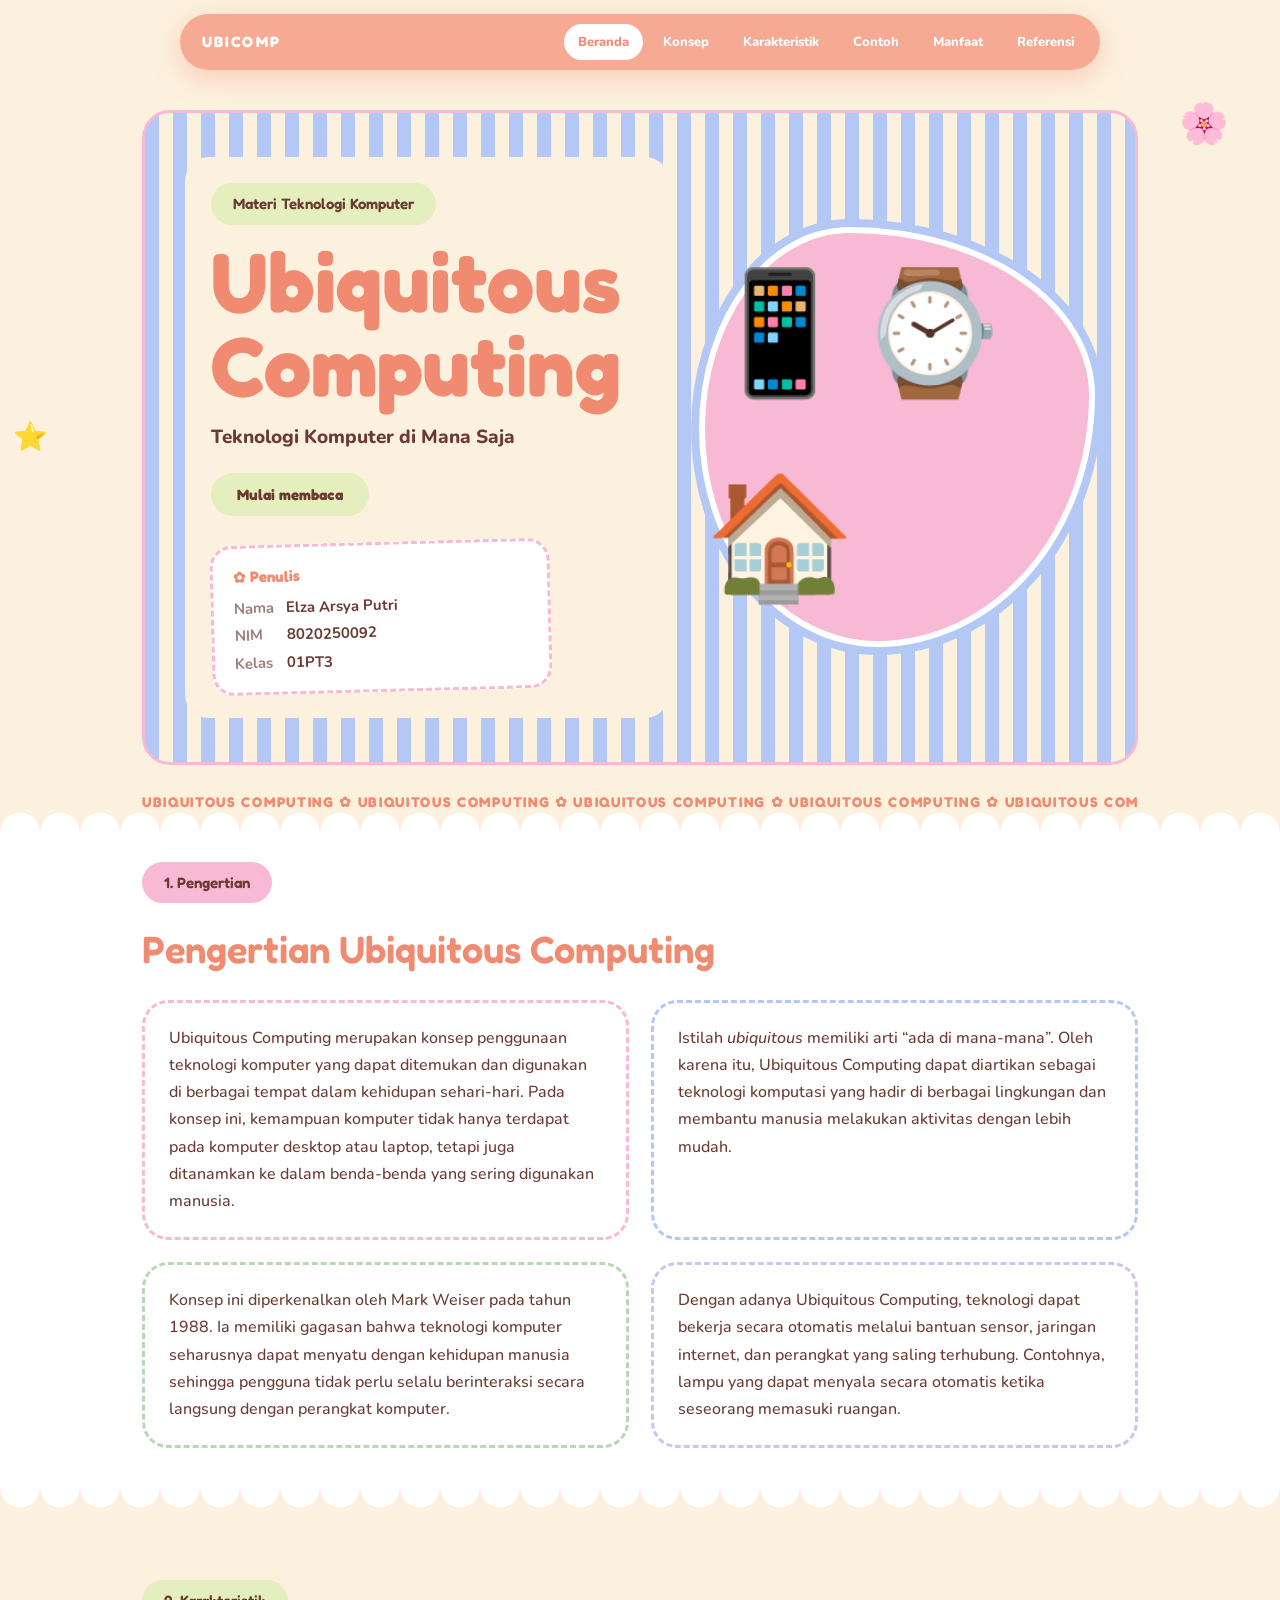
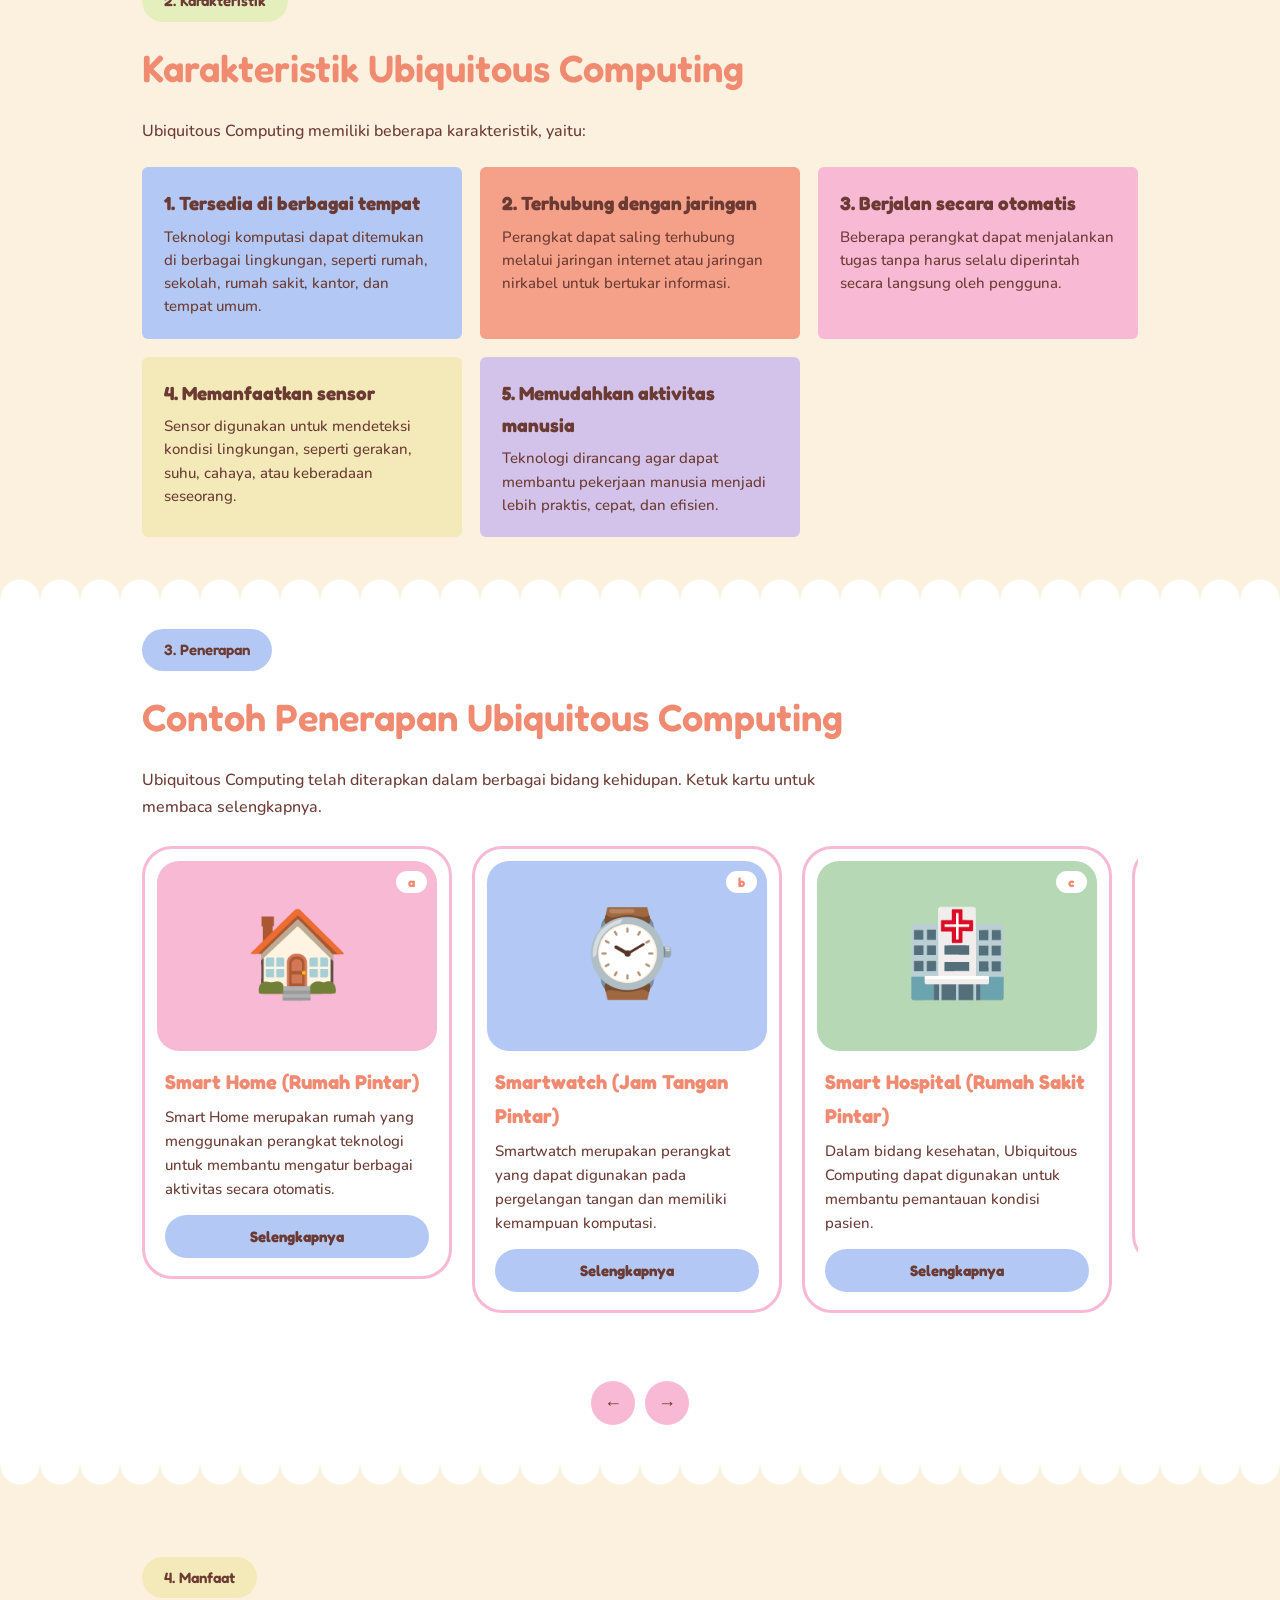
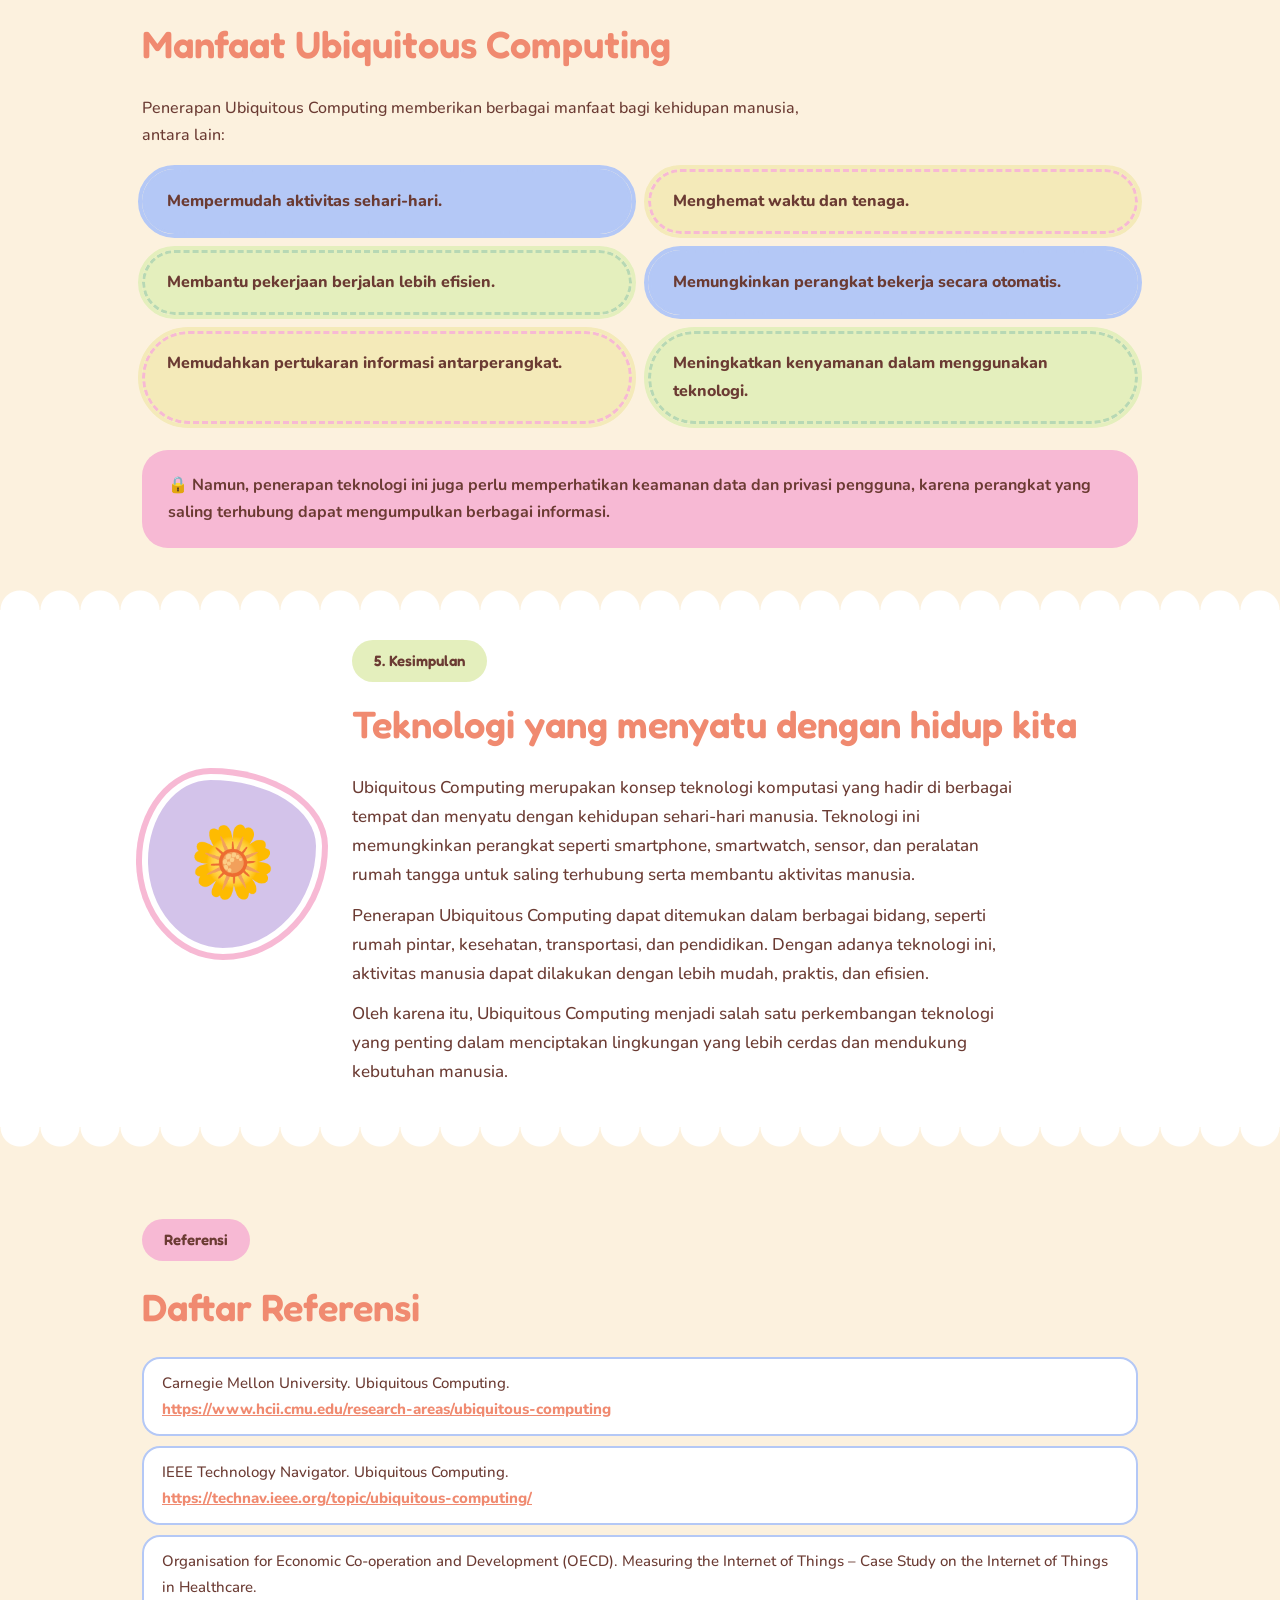
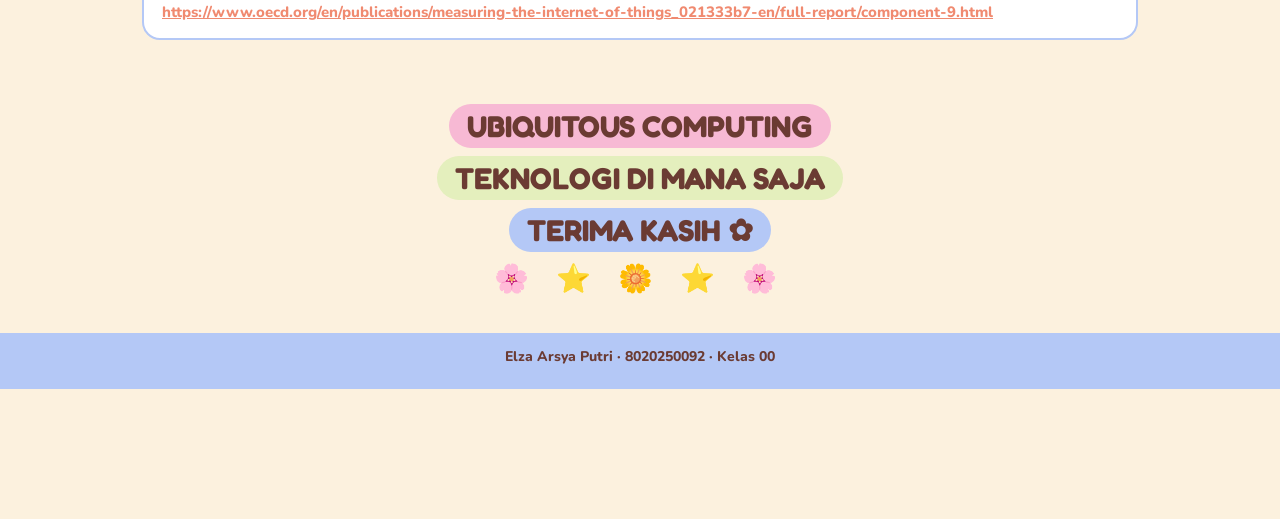
<file: tugas2-isi.html.html>
<!DOCTYPE html>
<html lang="id">
<head>
<meta charset="utf-8">
<meta name="viewport" content="width=device-width, initial-scale=1, viewport-fit=cover">
<title>Ubiquitous Computing – Teknologi Komputer di Mana Saja</title>
<link href="https://fonts.googleapis.com/css2?family=Fredoka:wght@500;600;700&family=Nunito:wght@500;700;800&display=swap" rel="stylesheet">
<style>
:root{--bg:#fcf1de;--ink:#f08a70;--txt:#6b3b33;--white:#fff;--pink:#f7b9d4;--blue:#b4c8f6;--salmon:#f5a089;--lime:#e4efbd;--yellow:#f4eab9;--sage:#b7d8b4;--lilac:#d3c3ea;--on:#6b3b33;
box-sizing:border-box;padding-top:env(safe-area-inset-top,0px);padding-bottom:env(safe-area-inset-bottom,0px)}
:root[data-theme="dark"]{--bg:#2b2125;--txt:#ffe9df;--white:#3b2e33}
@media (prefers-color-scheme:dark){:root:not([data-theme="light"]){--bg:#2b2125;--txt:#ffe9df;--white:#3b2e33}}
html{scroll-behavior:smooth;scroll-padding-top:90px;color-scheme:light dark}
*{box-sizing:border-box;margin:0}
body{background:var(--bg);color:var(--txt);font-family:Nunito,system-ui,sans-serif;font-weight:500;line-height:1.7;overflow-x:hidden;padding-bottom:90px}
h1,h2,h3,.pill{font-family:Fredoka,Nunito,sans-serif}
a{color:inherit}
/* nav */
.nav{position:fixed;top:calc(env(safe-area-inset-top,0px) + 14px);left:50%;transform:translateX(-50%);z-index:50;display:flex;align-items:center;gap:6px;padding:10px 12px 10px 22px;width:min(920px,92vw);border-radius:999px;background:color-mix(in srgb,var(--salmon) 88%,transparent);backdrop-filter:blur(14px) saturate(1.3);-webkit-backdrop-filter:blur(14px) saturate(1.3);box-shadow:0 8px 28px rgba(240,138,112,.35);transition:width .5s cubic-bezier(.2,.8,.2,1),padding .4s,background .4s;color:#fff}
.nav b{font-family:Fredoka;font-size:15px;letter-spacing:.14em;margin-right:auto;white-space:nowrap}
.nav a{text-decoration:none;font-weight:800;font-size:13px;padding:7px 14px;border-radius:999px;transition:.25s}
.nav a:hover,.nav a.on{background:#fff;color:var(--ink)}
.nav.small{width:min(560px,86vw);padding:6px 8px 6px 16px;background:color-mix(in srgb,var(--salmon) 72%,transparent)}
.nav.small b{font-size:13px}.nav.small a{padding:5px 11px;font-size:12px}
.tabs{display:none}
/* common */
.wrap{max-width:1040px;margin:0 auto;padding:0 22px}
.pill{display:inline-block;padding:8px 22px;border-radius:999px;font-weight:600;font-size:15px;color:var(--on)}
h1{font-size:clamp(40px,8vw,84px);line-height:1;color:var(--ink);font-weight:700}
h2{font-size:clamp(26px,4vw,38px);font-weight:600;margin:14px 0 18px;color:var(--ink)}
p{max-width:68ch}p+p{margin-top:12px}
section{padding:70px 0 40px;position:relative}
.rv{opacity:0;transform:translateY(34px) scale(.97);transition:opacity .8s ease,transform .8s cubic-bezier(.2,.8,.2,1);transition-delay:var(--d,0s)}
.rv.in{opacity:1;transform:none}
.dec{position:absolute;pointer-events:none;animation:bob 5s ease-in-out infinite}
@keyframes bob{50%{transform:translateY(-12px) rotate(10deg)}}
/* hero */
.hero{padding-top:110px}
.hero-grid{display:grid;grid-template-columns:1.1fr .9fr;gap:30px;align-items:center;background:repeating-linear-gradient(90deg,var(--blue) 0 14px,var(--bg) 14px 28px);border-radius:28px;padding:44px 40px;border:3px solid var(--pink)}
.hero-grid>div:first-child{background:var(--bg);padding:26px;border-radius:24px}
.hero h1 span{display:block}
.sub{font-size:19px;font-weight:800;margin:14px 0 20px}
.btn{border:0;cursor:pointer;font:700 15px Fredoka;padding:12px 26px;border-radius:999px;background:var(--lime);color:var(--on);transition:transform .2s;position:relative;overflow:hidden}
.btn:hover{transform:translateY(-3px) rotate(-2deg)}.btn:active,.card:active,.tilt:active{transform:scale(.92)}
.blob{aspect-ratio:1;border-radius:38% 62% 55% 45%/48% 40% 60% 52%;background:var(--pink);display:grid;place-items:center;font-size:clamp(70px,12vw,120px);border:6px solid #fff;animation:morph 9s ease-in-out infinite;box-shadow:0 0 0 8px var(--blue)}
@keyframes morph{50%{border-radius:55% 45% 40% 60%/55% 55% 45% 45%;transform:rotate(4deg)}}
.author{margin-top:26px;background:var(--white);border:3px dashed var(--pink);border-radius:22px;padding:16px 20px;display:inline-block;min-width:min(100%,340px);transform:rotate(-1.5deg);transition:.3s}
.author:hover{transform:rotate(1deg) scale(1.03)}
.author h3{font-size:15px;color:var(--ink);margin-bottom:6px}
.author dl{display:grid;grid-template-columns:auto 1fr;gap:2px 12px;font-weight:700;font-size:15px}
.author dt{opacity:.65}.author dd{margin:0}
.marq{overflow:hidden;white-space:nowrap;margin-top:28px;font:700 14px Fredoka;color:var(--ink);letter-spacing:.12em}
.marq div{display:inline-block;animation:mq 28s linear infinite}
@keyframes mq{to{transform:translateX(-50%)}}
/* wave edges */
.wave{height:22px;background:radial-gradient(circle at 50% 100%,var(--white) 19px,transparent 20px) 0 0/40px 22px repeat-x}
.wave.d{background:radial-gradient(circle at 50% 0,var(--white) 19px,transparent 20px) 0 0/40px 22px repeat-x}
.white{background:var(--white)}
/* pengertian */
.def{display:grid;grid-template-columns:1fr 1fr;gap:22px}
.card{background:var(--white);border:3px dashed var(--pink);border-radius:26px;padding:22px 24px;cursor:pointer;transition:transform .25s}
.card:hover{transform:translateY(-5px)}
.def .card:nth-child(2){border-color:var(--blue)}.def .card:nth-child(3){border-color:var(--sage)}.def .card:nth-child(4){border-color:var(--lilac)}
/* karakter */
.chars{display:grid;grid-template-columns:repeat(3,1fr);gap:18px}
.tilt{padding:20px 22px;border-radius:6px;color:var(--on);cursor:pointer;transition:transform .25s;transform:rotate(var(--r,0deg))}
.tilt:hover{transform:rotate(0) scale(1.04)}
.tilt h3{font-size:19px;margin-bottom:6px}.tilt p{font-size:15px;line-height:1.55}
/* contoh */
.rail{display:flex;gap:20px;overflow-x:auto;scroll-snap-type:x mandatory;padding:6px 4px 20px;scrollbar-width:none;align-items:flex-start}
.rail::-webkit-scrollbar{display:none}
.item{flex:0 0 min(310px,80vw);scroll-snap-align:start;background:var(--white);border-radius:30px;padding:12px;border:3px solid var(--pink)}
.item .pic{height:190px;border-radius:22px;display:grid;place-items:center;font-size:84px;position:relative;background:var(--c)}
.item .tag{position:absolute;top:10px;right:10px;background:#fff;color:var(--ink);font:700 13px Fredoka;padding:3px 12px;border-radius:999px}
.item h3{margin:14px 8px 6px;font-size:20px;color:var(--ink)}
.item .t{margin:0 8px;font-size:15px;line-height:1.6}
.more{display:grid;grid-template-rows:0fr;transition:grid-template-rows .5s}
.more>div{overflow:hidden}.item.open .more{grid-template-rows:1fr}.more p{margin:10px 8px 0;font-size:15px;line-height:1.6}
.item button{margin:14px 8px 6px;width:calc(100% - 16px);background:var(--blue)}
.arrows{display:flex;gap:10px;justify-content:center}
.arrows button{width:44px;height:44px;padding:0;background:var(--pink);font-size:18px}
/* manfaat */
.ben{display:grid;grid-template-columns:1fr 1fr;gap:16px}
.ben .b{padding:16px 22px;border-radius:999px;border:3px dashed var(--blue);background:var(--blue);color:var(--on);font-weight:800;cursor:pointer;transition:transform .25s;outline:4px solid var(--blue)}
.ben .b:nth-child(3n+2){background:var(--yellow);border-color:var(--pink);outline-color:var(--yellow)}
.ben .b:nth-child(3n){background:var(--lime);outline-color:var(--lime);border-color:var(--sage)}
.ben .b:hover{transform:scale(1.04) rotate(-1deg)}
.warn{margin-top:26px;padding:22px 26px;border-radius:26px;background:var(--pink);color:var(--on);font-weight:700}
/* kesimpulan */
.sale{display:grid;grid-template-columns:180px 1fr;gap:30px;align-items:center}
.sale .blob{font-size:70px;animation-duration:7s;background:var(--lilac);box-shadow:0 0 0 6px var(--pink)}
.sale h2{margin-top:10px}
.sale p{font-size:17px}
.sale p+p{margin-top:12px}
/* referensi */
.refs li{margin:10px 0;padding:12px 18px;border-radius:18px;background:var(--white);border:2px solid var(--blue);list-style:none;font-size:15px;word-break:break-word}
.refs{padding:0;counter-reset:r}.refs a{color:var(--ink);font-weight:800}
.foot{margin-top:60px;text-align:center;font:700 clamp(20px,4vw,30px) Fredoka}
.foot span{display:inline-block;margin:4px;padding:4px 18px;border-radius:999px;color:var(--on)}
.credit{background:var(--blue);color:var(--on);text-align:center;padding:12px 20px 20px;margin-top:30px;font-weight:800;font-size:14px}
/* sparkle */
.sp{position:fixed;z-index:99;pointer-events:none;font-size:22px;animation:pop .9s ease-out forwards}
@keyframes pop{to{transform:translate(var(--x),var(--y)) rotate(240deg) scale(.4);opacity:0}}
@media (max-width:760px){
.nav{width:auto;padding:8px 20px;gap:0;max-width:92vw}.nav a{display:none}.nav b{margin:0}.nav.small{width:auto}
.hero-grid{grid-template-columns:1fr;padding:22px 16px}.def,.ben,.chars,.sale{grid-template-columns:1fr}.sale .blob{width:130px}
.tabs{display:flex;position:fixed;left:50%;bottom:calc(env(safe-area-inset-bottom,0px) + 12px);transform:translateX(-50%);width:min(440px,94vw);z-index:60;justify-content:space-around;padding:8px;border-radius:999px;background:color-mix(in srgb,var(--white) 78%,transparent);backdrop-filter:blur(16px);-webkit-backdrop-filter:blur(16px);box-shadow:0 8px 30px rgba(107,59,51,.25);border:2px solid var(--pink)}
.tabs a{flex:1;text-align:center;text-decoration:none;font:600 11px Fredoka;padding:6px 0;border-radius:999px;color:var(--txt);transition:.3s}
.tabs a i{display:block;font-style:normal;font-size:20px;line-height:1.2;transition:transform .3s}
.tabs a.on{background:var(--pink);color:var(--on)}.tabs a.on i{transform:translateY(-3px) scale(1.2)}
.tabs a:active i{transform:scale(.7)}
}
@media (prefers-reduced-motion:reduce){html{scroll-behavior:auto}*{animation:none!important}.rv{opacity:1;transform:none;transition:none}}
</style>
</head>
<body>
<nav class="nav" id="nav"><b>UBICOMP</b>
<a href="#beranda">Beranda</a><a href="#konsep">Konsep</a><a href="#karakter">Karakteristik</a><a href="#contoh">Contoh</a><a href="#manfaat">Manfaat</a><a href="#referensi">Referensi</a></nav>
<nav class="tabs" id="tabs">
<a href="#beranda"><i>🏠</i>Beranda</a><a href="#konsep"><i>💡</i>Konsep</a><a href="#contoh"><i>🌸</i>Contoh</a><a href="#manfaat"><i>⭐</i>Manfaat</a><a href="#referensi"><i>📚</i>Referensi</a></nav>

<header id="beranda" class="hero" data-s>
<span class="dec" style="top:90px;right:4%;font-size:40px">🌸</span><span class="dec" style="top:46%;left:1%;font-size:28px;animation-delay:1s">⭐</span>
<div class="wrap rv">
<div class="hero-grid">
<div>
<span class="pill" style="background:var(--lime)">Materi Teknologi Komputer</span>
<h1 style="margin-top:14px"><span>Ubiquitous</span><span>Computing</span></h1>
<p class="sub">Teknologi Komputer di Mana Saja</p>
<button class="btn" onclick="document.getElementById('konsep').scrollIntoView()">Mulai membaca</button>
<div class="author"><h3>✿ Penulis</h3>
<dl><dt>Nama</dt><dd>Elza Arsya Putri</dd><dt>NIM</dt><dd>8020250092</dd><dt>Kelas</dt><dd>01PT3</dd></dl></div>
</div>
<div class="blob" id="blob" role="img" aria-label="Ilustrasi perangkat pintar">📱⌚🏠</div>
</div>
<div class="marq"><div id="mq"></div></div>
</div>
</header>

<div class="wave"></div>
<div class="white"><section id="konsep" data-s style="padding-top:30px">
<div class="wrap">
<span class="pill rv" style="background:var(--pink)">1. Pengertian</span>
<h2 class="rv">Pengertian Ubiquitous Computing</h2>
<div class="def">
<div class="card rv"><p>Ubiquitous Computing merupakan konsep penggunaan teknologi komputer yang dapat ditemukan dan digunakan di berbagai tempat dalam kehidupan sehari-hari. Pada konsep ini, kemampuan komputer tidak hanya terdapat pada komputer desktop atau laptop, tetapi juga ditanamkan ke dalam benda-benda yang sering digunakan manusia.</p></div>
<div class="card rv" style="--d:.1s"><p>Istilah <i>ubiquitous</i> memiliki arti “ada di mana-mana”. Oleh karena itu, Ubiquitous Computing dapat diartikan sebagai teknologi komputasi yang hadir di berbagai lingkungan dan membantu manusia melakukan aktivitas dengan lebih mudah.</p></div>
<div class="card rv"><p>Konsep ini diperkenalkan oleh Mark Weiser pada tahun 1988. Ia memiliki gagasan bahwa teknologi komputer seharusnya dapat menyatu dengan kehidupan manusia sehingga pengguna tidak perlu selalu berinteraksi secara langsung dengan perangkat komputer.</p></div>
<div class="card rv" style="--d:.1s"><p>Dengan adanya Ubiquitous Computing, teknologi dapat bekerja secara otomatis melalui bantuan sensor, jaringan internet, dan perangkat yang saling terhubung. Contohnya, lampu yang dapat menyala secara otomatis ketika seseorang memasuki ruangan.</p></div>
</div></div></section></div>
<div class="wave d" style="--x:0"></div>

<section id="karakter" data-s>
<div class="wrap">
<span class="pill rv" style="background:var(--lime)">2. Karakteristik</span>
<h2 class="rv">Karakteristik Ubiquitous Computing</h2>
<p class="rv" style="margin-bottom:22px">Ubiquitous Computing memiliki beberapa karakteristik, yaitu:</p>
<div class="chars">
<div class="tilt rv" style="background:var(--blue);--r:-1.5deg"><h3>1. Tersedia di berbagai tempat</h3><p>Teknologi komputasi dapat ditemukan di berbagai lingkungan, seperti rumah, sekolah, rumah sakit, kantor, dan tempat umum.</p></div>
<div class="tilt rv" style="background:var(--salmon);--r:1deg;--d:.08s"><h3>2. Terhubung dengan jaringan</h3><p>Perangkat dapat saling terhubung melalui jaringan internet atau jaringan nirkabel untuk bertukar informasi.</p></div>
<div class="tilt rv" style="background:var(--pink);--r:-1deg;--d:.16s"><h3>3. Berjalan secara otomatis</h3><p>Beberapa perangkat dapat menjalankan tugas tanpa harus selalu diperintah secara langsung oleh pengguna.</p></div>
<div class="tilt rv" style="background:var(--yellow);--r:1.5deg"><h3>4. Memanfaatkan sensor</h3><p>Sensor digunakan untuk mendeteksi kondisi lingkungan, seperti gerakan, suhu, cahaya, atau keberadaan seseorang.</p></div>
<div class="tilt rv" style="background:var(--lilac);--r:-1deg;--d:.08s"><h3>5. Memudahkan aktivitas manusia</h3><p>Teknologi dirancang agar dapat membantu pekerjaan manusia menjadi lebih praktis, cepat, dan efisien.</p></div>
</div></div></section>

<div class="wave"></div>
<div class="white"><section id="contoh" data-s style="padding-top:30px">
<div class="wrap">
<span class="pill rv" style="background:var(--blue)">3. Penerapan</span>
<h2 class="rv">Contoh Penerapan Ubiquitous Computing</h2>
<p class="rv" style="margin-bottom:18px">Ubiquitous Computing telah diterapkan dalam berbagai bidang kehidupan. Ketuk kartu untuk membaca selengkapnya.</p>
<div class="rail rv" id="rail">
<article class="item"><div class="pic" style="--c:var(--pink)">🏠<span class="tag">a</span></div><h3>Smart Home (Rumah Pintar)</h3><p class="t">Smart Home merupakan rumah yang menggunakan perangkat teknologi untuk membantu mengatur berbagai aktivitas secara otomatis.</p><div class="more"><div><p>Contohnya adalah lampu pintar yang dapat dikendalikan melalui smartphone, AC yang dapat diatur dari jarak jauh, serta sistem keamanan yang menggunakan sensor gerakan.</p><p>Teknologi ini membantu penghuni rumah mengatur lingkungan tempat tinggal dengan lebih mudah dan nyaman.</p></div></div><button class="btn">Selengkapnya</button></article>
<article class="item"><div class="pic" style="--c:var(--blue)">⌚<span class="tag">b</span></div><h3>Smartwatch (Jam Tangan Pintar)</h3><p class="t">Smartwatch merupakan perangkat yang dapat digunakan pada pergelangan tangan dan memiliki kemampuan komputasi.</p><div class="more"><div><p>Perangkat ini dapat menampilkan waktu, menerima notifikasi dari smartphone, menghitung langkah kaki, serta memantau aktivitas fisik penggunanya.</p><p>Smartwatch menjadi salah satu contoh Ubiquitous Computing karena teknologi komputer terdapat dalam benda yang digunakan sehari-hari.</p></div></div><button class="btn">Selengkapnya</button></article>
<article class="item"><div class="pic" style="--c:var(--sage)">🏥<span class="tag">c</span></div><h3>Smart Hospital (Rumah Sakit Pintar)</h3><p class="t">Dalam bidang kesehatan, Ubiquitous Computing dapat digunakan untuk membantu pemantauan kondisi pasien.</p><div class="more"><div><p>Contohnya adalah perangkat pemantau kesehatan yang dapat mengukur detak jantung atau suhu tubuh dan mengirimkan informasi kepada tenaga medis.</p><p>Dengan teknologi tersebut, proses pemantauan pasien dapat dilakukan dengan lebih praktis.</p></div></div><button class="btn">Selengkapnya</button></article>
<article class="item"><div class="pic" style="--c:var(--yellow)">🚦<span class="tag">d</span></div><h3>Smart Transportation (Transportasi Pintar)</h3><p class="t">Ubiquitous Computing juga digunakan dalam sistem transportasi.</p><div class="more"><div><p>Contohnya adalah lampu lalu lintas pintar yang menggunakan sensor untuk membantu mengatur arus kendaraan, serta sistem pembayaran tol elektronik yang memungkinkan pengguna melakukan pembayaran tanpa harus berhenti untuk membayar secara manual.</p><p>Teknologi ini dapat membantu meningkatkan efisiensi dan kenyamanan dalam perjalanan.</p></div></div><button class="btn">Selengkapnya</button></article>
<article class="item"><div class="pic" style="--c:var(--lilac)">🎓<span class="tag">e</span></div><h3>Smart Campus (Kampus Pintar)</h3><p class="t">Pada lingkungan kampus, Ubiquitous Computing dapat diterapkan melalui penggunaan kartu mahasiswa elektronik, sistem absensi digital, serta jaringan internet yang tersedia di berbagai area kampus.</p><div class="more"><div><p>Contohnya, mahasiswa dapat menggunakan kartu elektronik untuk melakukan absensi atau mengakses fasilitas tertentu.</p></div></div><button class="btn">Selengkapnya</button></article>
</div>
<div class="arrows"><button class="btn" id="prev" aria-label="Sebelumnya">←</button><button class="btn" id="next" aria-label="Berikutnya">→</button></div>
</div></section></div>
<div class="wave d"></div>

<section id="manfaat" data-s>
<div class="wrap">
<span class="pill rv" style="background:var(--yellow)">4. Manfaat</span>
<h2 class="rv">Manfaat Ubiquitous Computing</h2>
<p class="rv" style="margin-bottom:20px">Penerapan Ubiquitous Computing memberikan berbagai manfaat bagi kehidupan manusia, antara lain:</p>
<div class="ben">
<div class="b rv">Mempermudah aktivitas sehari-hari.</div><div class="b rv" style="--d:.08s">Menghemat waktu dan tenaga.</div>
<div class="b rv">Membantu pekerjaan berjalan lebih efisien.</div><div class="b rv" style="--d:.08s">Memungkinkan perangkat bekerja secara otomatis.</div>
<div class="b rv">Memudahkan pertukaran informasi antarperangkat.</div><div class="b rv" style="--d:.08s">Meningkatkan kenyamanan dalam menggunakan teknologi.</div>
</div>
<div class="warn rv">🔒 Namun, penerapan teknologi ini juga perlu memperhatikan keamanan data dan privasi pengguna, karena perangkat yang saling terhubung dapat mengumpulkan berbagai informasi.</div>
</div></section>

<div class="wave"></div>
<div class="white"><section id="kesimpulan" data-s style="padding-top:30px">
<div class="wrap sale">
<div class="blob rv" aria-hidden="true">🌼</div>
<div class="rv"><span class="pill" style="background:var(--lime)">5. Kesimpulan</span>
<h2>Teknologi yang menyatu dengan hidup kita</h2>
<p>Ubiquitous Computing merupakan konsep teknologi komputasi yang hadir di berbagai tempat dan menyatu dengan kehidupan sehari-hari manusia. Teknologi ini memungkinkan perangkat seperti smartphone, smartwatch, sensor, dan peralatan rumah tangga untuk saling terhubung serta membantu aktivitas manusia.</p>
<p>Penerapan Ubiquitous Computing dapat ditemukan dalam berbagai bidang, seperti rumah pintar, kesehatan, transportasi, dan pendidikan. Dengan adanya teknologi ini, aktivitas manusia dapat dilakukan dengan lebih mudah, praktis, dan efisien.</p>
<p>Oleh karena itu, Ubiquitous Computing menjadi salah satu perkembangan teknologi yang penting dalam menciptakan lingkungan yang lebih cerdas dan mendukung kebutuhan manusia.</p></div>
</div></section></div>
<div class="wave d"></div>

<section id="referensi" data-s>
<div class="wrap">
<span class="pill rv" style="background:var(--pink)">Referensi</span>
<h2 class="rv">Daftar Referensi</h2>
<ol class="refs">
<li class="rv">Carnegie Mellon University. Ubiquitous Computing.<br><a href="https://www.hcii.cmu.edu/research-areas/ubiquitous-computing" target="_blank" rel="noopener">https://www.hcii.cmu.edu/research-areas/ubiquitous-computing</a></li>
<li class="rv">IEEE Technology Navigator. Ubiquitous Computing.<br><a href="https://technav.ieee.org/topic/ubiquitous-computing/" target="_blank" rel="noopener">https://technav.ieee.org/topic/ubiquitous-computing/</a></li>
<li class="rv">Organisation for Economic Co-operation and Development (OECD). Measuring the Internet of Things – Case Study on the Internet of Things in Healthcare.<br><a href="https://www.oecd.org/en/publications/measuring-the-internet-of-things_021333b7-en/full-report/component-9.html" target="_blank" rel="noopener">https://www.oecd.org/en/publications/measuring-the-internet-of-things_021333b7-en/full-report/component-9.html</a></li>
</ol>
<div class="foot rv"><span style="background:var(--pink)">UBIQUITOUS COMPUTING</span><br><span style="background:var(--lime)">TEKNOLOGI DI MANA SAJA</span><br><span style="background:var(--blue)">TERIMA KASIH ✿</span></div>
<div class="bands" style="height:auto;background:none;text-align:center;font-size:28px;letter-spacing:10px">🌸 ⭐ 🌼 ⭐ 🌸</div>
</div>
<div class="credit">Elza Arsya Putri · 8020250092 · Kelas 00</div>
</section>

<script>
(function(){
var nav=document.getElementById('nav');
function sc(){nav.classList.toggle('small',window.scrollY>60)}
addEventListener('scroll',sc,{passive:true});sc();
// marquee
var m='';for(var i=0;i<24;i++)m+='UBIQUITOUS COMPUTING ✿ ';document.getElementById('mq').textContent=m;
// reveal
var io=new IntersectionObserver(function(es){es.forEach(function(e){if(e.isIntersecting){e.target.classList.add('in');io.unobserve(e.target)}})},{threshold:.12});
document.querySelectorAll('.rv').forEach(function(el){io.observe(el)});
// active links
var links=document.querySelectorAll('.nav a,.tabs a');
var so=new IntersectionObserver(function(es){es.forEach(function(e){if(e.isIntersecting){links.forEach(function(a){a.classList.toggle('on',a.getAttribute('href')==='#'+e.target.id)})}})},{rootMargin:'-45% 0px -50% 0px'});
document.querySelectorAll('[data-s]').forEach(function(s){so.observe(s)});
// smooth anchor
links.forEach(function(a){a.addEventListener('click',function(e){e.preventDefault();var t=document.querySelector(a.getAttribute('href'));if(t)t.scrollIntoView({behavior:'smooth'})})});
// card toggle
document.querySelectorAll('.item .btn').forEach(function(b){b.addEventListener('click',function(){var it=b.closest('.item');it.classList.toggle('open');b.textContent=it.classList.contains('open')?'Tutup':'Selengkapnya'})});
var rail=document.getElementById('rail');
document.getElementById('next').onclick=function(){rail.scrollBy({left:330,behavior:'smooth'})};
document.getElementById('prev').onclick=function(){rail.scrollBy({left:-330,behavior:'smooth'})};
// click sparkles
var ic=['🌸','⭐','✨','🌼','☁️','💖'];
document.addEventListener('click',function(e){
 if(!e.target.closest('.btn,.card,.tilt,.b,.blob,.author,.tabs a,.nav a'))return;
 for(var i=0;i<8;i++){var s=document.createElement('span');s.className='sp';s.textContent=ic[Math.floor(Math.random()*ic.length)];
 var a=Math.PI*2*i/8,d=40+Math.random()*50;
 s.style.cssText='left:'+e.clientX+'px;top:'+e.clientY+'px;--x:'+Math.cos(a)*d+'px;--y:'+Math.sin(a)*d+'px';
 document.body.appendChild(s);setTimeout(function(x){x.remove()},900,s)}
});
})();
</script>
</body>
</html>
</file>
